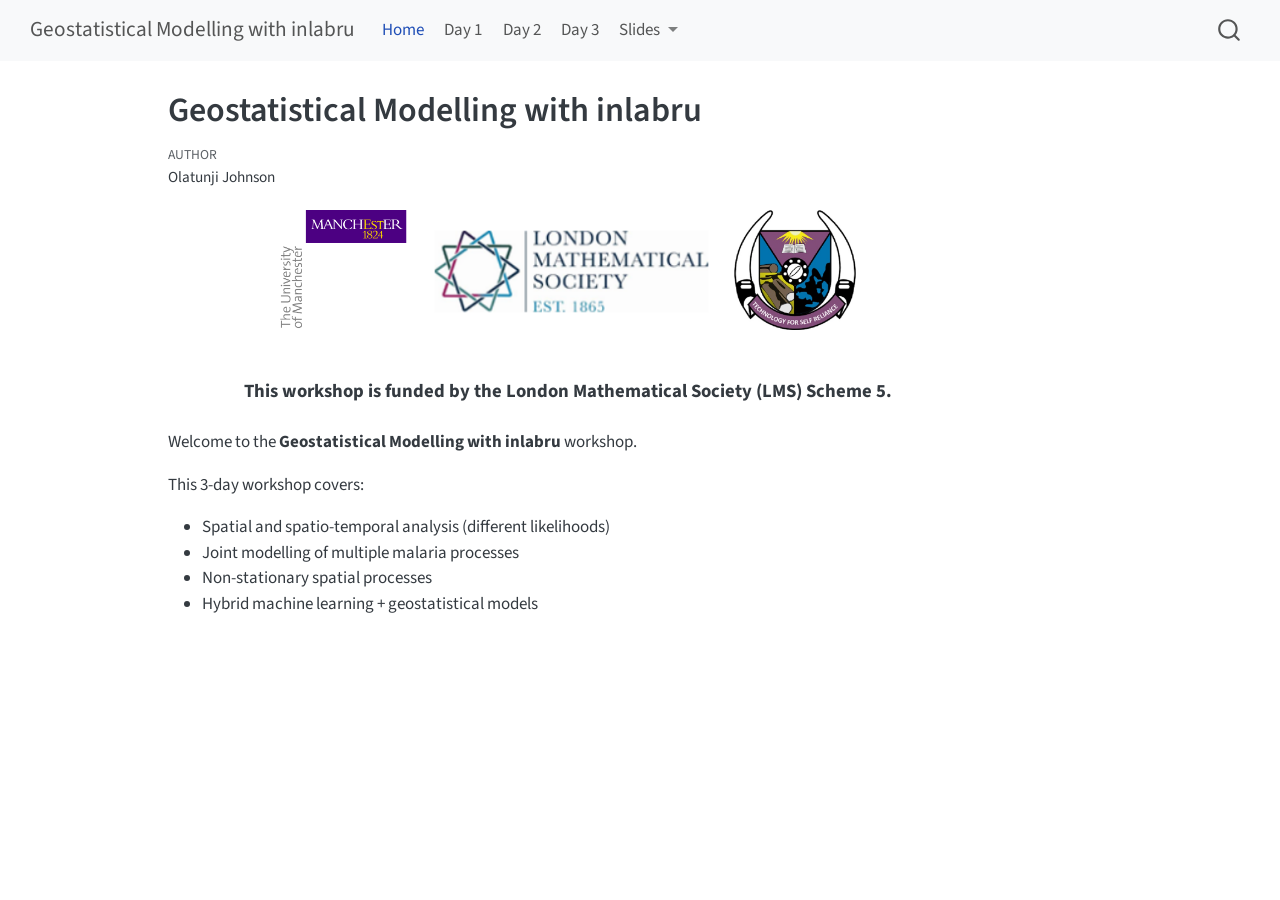
<file: index.html>
<!DOCTYPE html>
<html xmlns="http://www.w3.org/1999/xhtml" lang="en" xml:lang="en"><head>

<meta charset="utf-8">
<meta name="generator" content="quarto-1.6.42">

<meta name="viewport" content="width=device-width, initial-scale=1.0, user-scalable=yes">

<meta name="author" content="Olatunji Johnson">

<title>Geostatistical Modelling with inlabru</title>
<style>
code{white-space: pre-wrap;}
span.smallcaps{font-variant: small-caps;}
div.columns{display: flex; gap: min(4vw, 1.5em);}
div.column{flex: auto; overflow-x: auto;}
div.hanging-indent{margin-left: 1.5em; text-indent: -1.5em;}
ul.task-list{list-style: none;}
ul.task-list li input[type="checkbox"] {
  width: 0.8em;
  margin: 0 0.8em 0.2em -1em; /* quarto-specific, see https://github.com/quarto-dev/quarto-cli/issues/4556 */ 
  vertical-align: middle;
}
</style>


<script src="site_libs/quarto-nav/quarto-nav.js"></script>
<script src="site_libs/quarto-nav/headroom.min.js"></script>
<script src="site_libs/clipboard/clipboard.min.js"></script>
<script src="site_libs/quarto-search/autocomplete.umd.js"></script>
<script src="site_libs/quarto-search/fuse.min.js"></script>
<script src="site_libs/quarto-search/quarto-search.js"></script>
<meta name="quarto:offset" content="./">
<script src="site_libs/quarto-html/quarto.js"></script>
<script src="site_libs/quarto-html/popper.min.js"></script>
<script src="site_libs/quarto-html/tippy.umd.min.js"></script>
<script src="site_libs/quarto-html/anchor.min.js"></script>
<link href="site_libs/quarto-html/tippy.css" rel="stylesheet">
<link href="site_libs/quarto-html/quarto-syntax-highlighting-2f5df379a58b258e96c21c0638c20c03.css" rel="stylesheet" id="quarto-text-highlighting-styles">
<script src="site_libs/bootstrap/bootstrap.min.js"></script>
<link href="site_libs/bootstrap/bootstrap-icons.css" rel="stylesheet">
<link href="site_libs/bootstrap/bootstrap-89d830207bfa9d58fd33e7bbb3174db8.min.css" rel="stylesheet" append-hash="true" id="quarto-bootstrap" data-mode="light">
<script id="quarto-search-options" type="application/json">{
  "location": "navbar",
  "copy-button": false,
  "collapse-after": 3,
  "panel-placement": "end",
  "type": "overlay",
  "limit": 50,
  "keyboard-shortcut": [
    "f",
    "/",
    "s"
  ],
  "show-item-context": false,
  "language": {
    "search-no-results-text": "No results",
    "search-matching-documents-text": "matching documents",
    "search-copy-link-title": "Copy link to search",
    "search-hide-matches-text": "Hide additional matches",
    "search-more-match-text": "more match in this document",
    "search-more-matches-text": "more matches in this document",
    "search-clear-button-title": "Clear",
    "search-text-placeholder": "",
    "search-detached-cancel-button-title": "Cancel",
    "search-submit-button-title": "Submit",
    "search-label": "Search"
  }
}</script>


</head>

<body class="nav-fixed">

<div id="quarto-search-results"></div>
  <header id="quarto-header" class="headroom fixed-top">
    <nav class="navbar navbar-expand-lg " data-bs-theme="dark">
      <div class="navbar-container container-fluid">
      <div class="navbar-brand-container mx-auto">
    <a class="navbar-brand" href="./index.html">
    <span class="navbar-title">Geostatistical Modelling with inlabru</span>
    </a>
  </div>
            <div id="quarto-search" class="" title="Search"></div>
          <button class="navbar-toggler" type="button" data-bs-toggle="collapse" data-bs-target="#navbarCollapse" aria-controls="navbarCollapse" role="menu" aria-expanded="false" aria-label="Toggle navigation" onclick="if (window.quartoToggleHeadroom) { window.quartoToggleHeadroom(); }">
  <span class="navbar-toggler-icon"></span>
</button>
          <div class="collapse navbar-collapse" id="navbarCollapse">
            <ul class="navbar-nav navbar-nav-scroll me-auto">
  <li class="nav-item">
    <a class="nav-link active" href="./index.html" aria-current="page"> 
<span class="menu-text">Home</span></a>
  </li>  
  <li class="nav-item">
    <a class="nav-link" href="./day1_spatial.html"> 
<span class="menu-text">Day 1</span></a>
  </li>  
  <li class="nav-item">
    <a class="nav-link" href="./day2.html"> 
<span class="menu-text">Day 2</span></a>
  </li>  
  <li class="nav-item">
    <a class="nav-link" href="./day3.html"> 
<span class="menu-text">Day 3</span></a>
  </li>  
  <li class="nav-item dropdown ">
    <a class="nav-link dropdown-toggle" href="#" id="nav-menu-slides" role="link" data-bs-toggle="dropdown" aria-expanded="false">
 <span class="menu-text">Slides</span>
    </a>
    <ul class="dropdown-menu" aria-labelledby="nav-menu-slides">    
        <li>
    <a class="dropdown-item" href="./slides/day1_slides.html">
 <span class="dropdown-text">Day 1 slides</span></a>
  </li>  
        <li>
    <a class="dropdown-item" href="./slides/day2_slides.html">
 <span class="dropdown-text">Day 2 slides</span></a>
  </li>  
        <li>
    <a class="dropdown-item" href="./slides/day3_slides.html">
 <span class="dropdown-text">Day 3 slides</span></a>
  </li>  
    </ul>
  </li>
</ul>
          </div> <!-- /navcollapse -->
            <div class="quarto-navbar-tools">
</div>
      </div> <!-- /container-fluid -->
    </nav>
</header>
<!-- content -->
<div id="quarto-content" class="quarto-container page-columns page-rows-contents page-layout-article page-navbar">
<!-- sidebar -->
<!-- margin-sidebar -->
    <div id="quarto-margin-sidebar" class="sidebar margin-sidebar zindex-bottom">
        
    </div>
<!-- main -->
<main class="content" id="quarto-document-content">

<header id="title-block-header" class="quarto-title-block default">
<div class="quarto-title">
<h1 class="title">Geostatistical Modelling with inlabru</h1>
</div>



<div class="quarto-title-meta">

    <div>
    <div class="quarto-title-meta-heading">Author</div>
    <div class="quarto-title-meta-contents">
             <p>Olatunji Johnson </p>
          </div>
  </div>
    
  
    
  </div>
  


</header>


<div style="display: flex; justify-content: center; align-items: center; gap: 0px; margin-top: 20px; margin-bottom: 30px;">
<p><img src="images/uni_logo.png" alt="University Logo" style="height: 120px;"> <img src="images/lms_logo.png" alt="LMS Funder Logo" style="height: 120px;"> <img src="images/futa_logo.png" alt="FUTA Logo" style="height: 120px;"></p>
</div>
<div style="text-align: center; font-size: 1.1em; margin-bottom: 25px;">
<p><strong>This workshop is funded by the London Mathematical Society (LMS) Scheme 5.</strong></p>
</div>
<p>Welcome to the <strong>Geostatistical Modelling with inlabru</strong> workshop.</p>
<p>This 3-day workshop covers:</p>
<ul>
<li>Spatial and spatio-temporal analysis (different likelihoods)</li>
<li>Joint modelling of multiple malaria processes</li>
<li>Non-stationary spatial processes</li>
<li>Hybrid machine learning + geostatistical models</li>
</ul>



</main> <!-- /main -->
<script id="quarto-html-after-body" type="application/javascript">
window.document.addEventListener("DOMContentLoaded", function (event) {
  const toggleBodyColorMode = (bsSheetEl) => {
    const mode = bsSheetEl.getAttribute("data-mode");
    const bodyEl = window.document.querySelector("body");
    if (mode === "dark") {
      bodyEl.classList.add("quarto-dark");
      bodyEl.classList.remove("quarto-light");
    } else {
      bodyEl.classList.add("quarto-light");
      bodyEl.classList.remove("quarto-dark");
    }
  }
  const toggleBodyColorPrimary = () => {
    const bsSheetEl = window.document.querySelector("link#quarto-bootstrap");
    if (bsSheetEl) {
      toggleBodyColorMode(bsSheetEl);
    }
  }
  toggleBodyColorPrimary();  
  const icon = "";
  const anchorJS = new window.AnchorJS();
  anchorJS.options = {
    placement: 'right',
    icon: icon
  };
  anchorJS.add('.anchored');
  const isCodeAnnotation = (el) => {
    for (const clz of el.classList) {
      if (clz.startsWith('code-annotation-')) {                     
        return true;
      }
    }
    return false;
  }
  const onCopySuccess = function(e) {
    // button target
    const button = e.trigger;
    // don't keep focus
    button.blur();
    // flash "checked"
    button.classList.add('code-copy-button-checked');
    var currentTitle = button.getAttribute("title");
    button.setAttribute("title", "Copied!");
    let tooltip;
    if (window.bootstrap) {
      button.setAttribute("data-bs-toggle", "tooltip");
      button.setAttribute("data-bs-placement", "left");
      button.setAttribute("data-bs-title", "Copied!");
      tooltip = new bootstrap.Tooltip(button, 
        { trigger: "manual", 
          customClass: "code-copy-button-tooltip",
          offset: [0, -8]});
      tooltip.show();    
    }
    setTimeout(function() {
      if (tooltip) {
        tooltip.hide();
        button.removeAttribute("data-bs-title");
        button.removeAttribute("data-bs-toggle");
        button.removeAttribute("data-bs-placement");
      }
      button.setAttribute("title", currentTitle);
      button.classList.remove('code-copy-button-checked');
    }, 1000);
    // clear code selection
    e.clearSelection();
  }
  const getTextToCopy = function(trigger) {
      const codeEl = trigger.previousElementSibling.cloneNode(true);
      for (const childEl of codeEl.children) {
        if (isCodeAnnotation(childEl)) {
          childEl.remove();
        }
      }
      return codeEl.innerText;
  }
  const clipboard = new window.ClipboardJS('.code-copy-button:not([data-in-quarto-modal])', {
    text: getTextToCopy
  });
  clipboard.on('success', onCopySuccess);
  if (window.document.getElementById('quarto-embedded-source-code-modal')) {
    const clipboardModal = new window.ClipboardJS('.code-copy-button[data-in-quarto-modal]', {
      text: getTextToCopy,
      container: window.document.getElementById('quarto-embedded-source-code-modal')
    });
    clipboardModal.on('success', onCopySuccess);
  }
    var localhostRegex = new RegExp(/^(?:http|https):\/\/localhost\:?[0-9]*\//);
    var mailtoRegex = new RegExp(/^mailto:/);
      var filterRegex = new RegExp('/' + window.location.host + '/');
    var isInternal = (href) => {
        return filterRegex.test(href) || localhostRegex.test(href) || mailtoRegex.test(href);
    }
    // Inspect non-navigation links and adorn them if external
 	var links = window.document.querySelectorAll('a[href]:not(.nav-link):not(.navbar-brand):not(.toc-action):not(.sidebar-link):not(.sidebar-item-toggle):not(.pagination-link):not(.no-external):not([aria-hidden]):not(.dropdown-item):not(.quarto-navigation-tool):not(.about-link)');
    for (var i=0; i<links.length; i++) {
      const link = links[i];
      if (!isInternal(link.href)) {
        // undo the damage that might have been done by quarto-nav.js in the case of
        // links that we want to consider external
        if (link.dataset.originalHref !== undefined) {
          link.href = link.dataset.originalHref;
        }
      }
    }
  function tippyHover(el, contentFn, onTriggerFn, onUntriggerFn) {
    const config = {
      allowHTML: true,
      maxWidth: 500,
      delay: 100,
      arrow: false,
      appendTo: function(el) {
          return el.parentElement;
      },
      interactive: true,
      interactiveBorder: 10,
      theme: 'quarto',
      placement: 'bottom-start',
    };
    if (contentFn) {
      config.content = contentFn;
    }
    if (onTriggerFn) {
      config.onTrigger = onTriggerFn;
    }
    if (onUntriggerFn) {
      config.onUntrigger = onUntriggerFn;
    }
    window.tippy(el, config); 
  }
  const noterefs = window.document.querySelectorAll('a[role="doc-noteref"]');
  for (var i=0; i<noterefs.length; i++) {
    const ref = noterefs[i];
    tippyHover(ref, function() {
      // use id or data attribute instead here
      let href = ref.getAttribute('data-footnote-href') || ref.getAttribute('href');
      try { href = new URL(href).hash; } catch {}
      const id = href.replace(/^#\/?/, "");
      const note = window.document.getElementById(id);
      if (note) {
        return note.innerHTML;
      } else {
        return "";
      }
    });
  }
  const xrefs = window.document.querySelectorAll('a.quarto-xref');
  const processXRef = (id, note) => {
    // Strip column container classes
    const stripColumnClz = (el) => {
      el.classList.remove("page-full", "page-columns");
      if (el.children) {
        for (const child of el.children) {
          stripColumnClz(child);
        }
      }
    }
    stripColumnClz(note)
    if (id === null || id.startsWith('sec-')) {
      // Special case sections, only their first couple elements
      const container = document.createElement("div");
      if (note.children && note.children.length > 2) {
        container.appendChild(note.children[0].cloneNode(true));
        for (let i = 1; i < note.children.length; i++) {
          const child = note.children[i];
          if (child.tagName === "P" && child.innerText === "") {
            continue;
          } else {
            container.appendChild(child.cloneNode(true));
            break;
          }
        }
        if (window.Quarto?.typesetMath) {
          window.Quarto.typesetMath(container);
        }
        return container.innerHTML
      } else {
        if (window.Quarto?.typesetMath) {
          window.Quarto.typesetMath(note);
        }
        return note.innerHTML;
      }
    } else {
      // Remove any anchor links if they are present
      const anchorLink = note.querySelector('a.anchorjs-link');
      if (anchorLink) {
        anchorLink.remove();
      }
      if (window.Quarto?.typesetMath) {
        window.Quarto.typesetMath(note);
      }
      if (note.classList.contains("callout")) {
        return note.outerHTML;
      } else {
        return note.innerHTML;
      }
    }
  }
  for (var i=0; i<xrefs.length; i++) {
    const xref = xrefs[i];
    tippyHover(xref, undefined, function(instance) {
      instance.disable();
      let url = xref.getAttribute('href');
      let hash = undefined; 
      if (url.startsWith('#')) {
        hash = url;
      } else {
        try { hash = new URL(url).hash; } catch {}
      }
      if (hash) {
        const id = hash.replace(/^#\/?/, "");
        const note = window.document.getElementById(id);
        if (note !== null) {
          try {
            const html = processXRef(id, note.cloneNode(true));
            instance.setContent(html);
          } finally {
            instance.enable();
            instance.show();
          }
        } else {
          // See if we can fetch this
          fetch(url.split('#')[0])
          .then(res => res.text())
          .then(html => {
            const parser = new DOMParser();
            const htmlDoc = parser.parseFromString(html, "text/html");
            const note = htmlDoc.getElementById(id);
            if (note !== null) {
              const html = processXRef(id, note);
              instance.setContent(html);
            } 
          }).finally(() => {
            instance.enable();
            instance.show();
          });
        }
      } else {
        // See if we can fetch a full url (with no hash to target)
        // This is a special case and we should probably do some content thinning / targeting
        fetch(url)
        .then(res => res.text())
        .then(html => {
          const parser = new DOMParser();
          const htmlDoc = parser.parseFromString(html, "text/html");
          const note = htmlDoc.querySelector('main.content');
          if (note !== null) {
            // This should only happen for chapter cross references
            // (since there is no id in the URL)
            // remove the first header
            if (note.children.length > 0 && note.children[0].tagName === "HEADER") {
              note.children[0].remove();
            }
            const html = processXRef(null, note);
            instance.setContent(html);
          } 
        }).finally(() => {
          instance.enable();
          instance.show();
        });
      }
    }, function(instance) {
    });
  }
      let selectedAnnoteEl;
      const selectorForAnnotation = ( cell, annotation) => {
        let cellAttr = 'data-code-cell="' + cell + '"';
        let lineAttr = 'data-code-annotation="' +  annotation + '"';
        const selector = 'span[' + cellAttr + '][' + lineAttr + ']';
        return selector;
      }
      const selectCodeLines = (annoteEl) => {
        const doc = window.document;
        const targetCell = annoteEl.getAttribute("data-target-cell");
        const targetAnnotation = annoteEl.getAttribute("data-target-annotation");
        const annoteSpan = window.document.querySelector(selectorForAnnotation(targetCell, targetAnnotation));
        const lines = annoteSpan.getAttribute("data-code-lines").split(",");
        const lineIds = lines.map((line) => {
          return targetCell + "-" + line;
        })
        let top = null;
        let height = null;
        let parent = null;
        if (lineIds.length > 0) {
            //compute the position of the single el (top and bottom and make a div)
            const el = window.document.getElementById(lineIds[0]);
            top = el.offsetTop;
            height = el.offsetHeight;
            parent = el.parentElement.parentElement;
          if (lineIds.length > 1) {
            const lastEl = window.document.getElementById(lineIds[lineIds.length - 1]);
            const bottom = lastEl.offsetTop + lastEl.offsetHeight;
            height = bottom - top;
          }
          if (top !== null && height !== null && parent !== null) {
            // cook up a div (if necessary) and position it 
            let div = window.document.getElementById("code-annotation-line-highlight");
            if (div === null) {
              div = window.document.createElement("div");
              div.setAttribute("id", "code-annotation-line-highlight");
              div.style.position = 'absolute';
              parent.appendChild(div);
            }
            div.style.top = top - 2 + "px";
            div.style.height = height + 4 + "px";
            div.style.left = 0;
            let gutterDiv = window.document.getElementById("code-annotation-line-highlight-gutter");
            if (gutterDiv === null) {
              gutterDiv = window.document.createElement("div");
              gutterDiv.setAttribute("id", "code-annotation-line-highlight-gutter");
              gutterDiv.style.position = 'absolute';
              const codeCell = window.document.getElementById(targetCell);
              const gutter = codeCell.querySelector('.code-annotation-gutter');
              gutter.appendChild(gutterDiv);
            }
            gutterDiv.style.top = top - 2 + "px";
            gutterDiv.style.height = height + 4 + "px";
          }
          selectedAnnoteEl = annoteEl;
        }
      };
      const unselectCodeLines = () => {
        const elementsIds = ["code-annotation-line-highlight", "code-annotation-line-highlight-gutter"];
        elementsIds.forEach((elId) => {
          const div = window.document.getElementById(elId);
          if (div) {
            div.remove();
          }
        });
        selectedAnnoteEl = undefined;
      };
        // Handle positioning of the toggle
    window.addEventListener(
      "resize",
      throttle(() => {
        elRect = undefined;
        if (selectedAnnoteEl) {
          selectCodeLines(selectedAnnoteEl);
        }
      }, 10)
    );
    function throttle(fn, ms) {
    let throttle = false;
    let timer;
      return (...args) => {
        if(!throttle) { // first call gets through
            fn.apply(this, args);
            throttle = true;
        } else { // all the others get throttled
            if(timer) clearTimeout(timer); // cancel #2
            timer = setTimeout(() => {
              fn.apply(this, args);
              timer = throttle = false;
            }, ms);
        }
      };
    }
      // Attach click handler to the DT
      const annoteDls = window.document.querySelectorAll('dt[data-target-cell]');
      for (const annoteDlNode of annoteDls) {
        annoteDlNode.addEventListener('click', (event) => {
          const clickedEl = event.target;
          if (clickedEl !== selectedAnnoteEl) {
            unselectCodeLines();
            const activeEl = window.document.querySelector('dt[data-target-cell].code-annotation-active');
            if (activeEl) {
              activeEl.classList.remove('code-annotation-active');
            }
            selectCodeLines(clickedEl);
            clickedEl.classList.add('code-annotation-active');
          } else {
            // Unselect the line
            unselectCodeLines();
            clickedEl.classList.remove('code-annotation-active');
          }
        });
      }
  const findCites = (el) => {
    const parentEl = el.parentElement;
    if (parentEl) {
      const cites = parentEl.dataset.cites;
      if (cites) {
        return {
          el,
          cites: cites.split(' ')
        };
      } else {
        return findCites(el.parentElement)
      }
    } else {
      return undefined;
    }
  };
  var bibliorefs = window.document.querySelectorAll('a[role="doc-biblioref"]');
  for (var i=0; i<bibliorefs.length; i++) {
    const ref = bibliorefs[i];
    const citeInfo = findCites(ref);
    if (citeInfo) {
      tippyHover(citeInfo.el, function() {
        var popup = window.document.createElement('div');
        citeInfo.cites.forEach(function(cite) {
          var citeDiv = window.document.createElement('div');
          citeDiv.classList.add('hanging-indent');
          citeDiv.classList.add('csl-entry');
          var biblioDiv = window.document.getElementById('ref-' + cite);
          if (biblioDiv) {
            citeDiv.innerHTML = biblioDiv.innerHTML;
          }
          popup.appendChild(citeDiv);
        });
        return popup.innerHTML;
      });
    }
  }
});
</script>
</div> <!-- /content -->




</body></html>
</file>
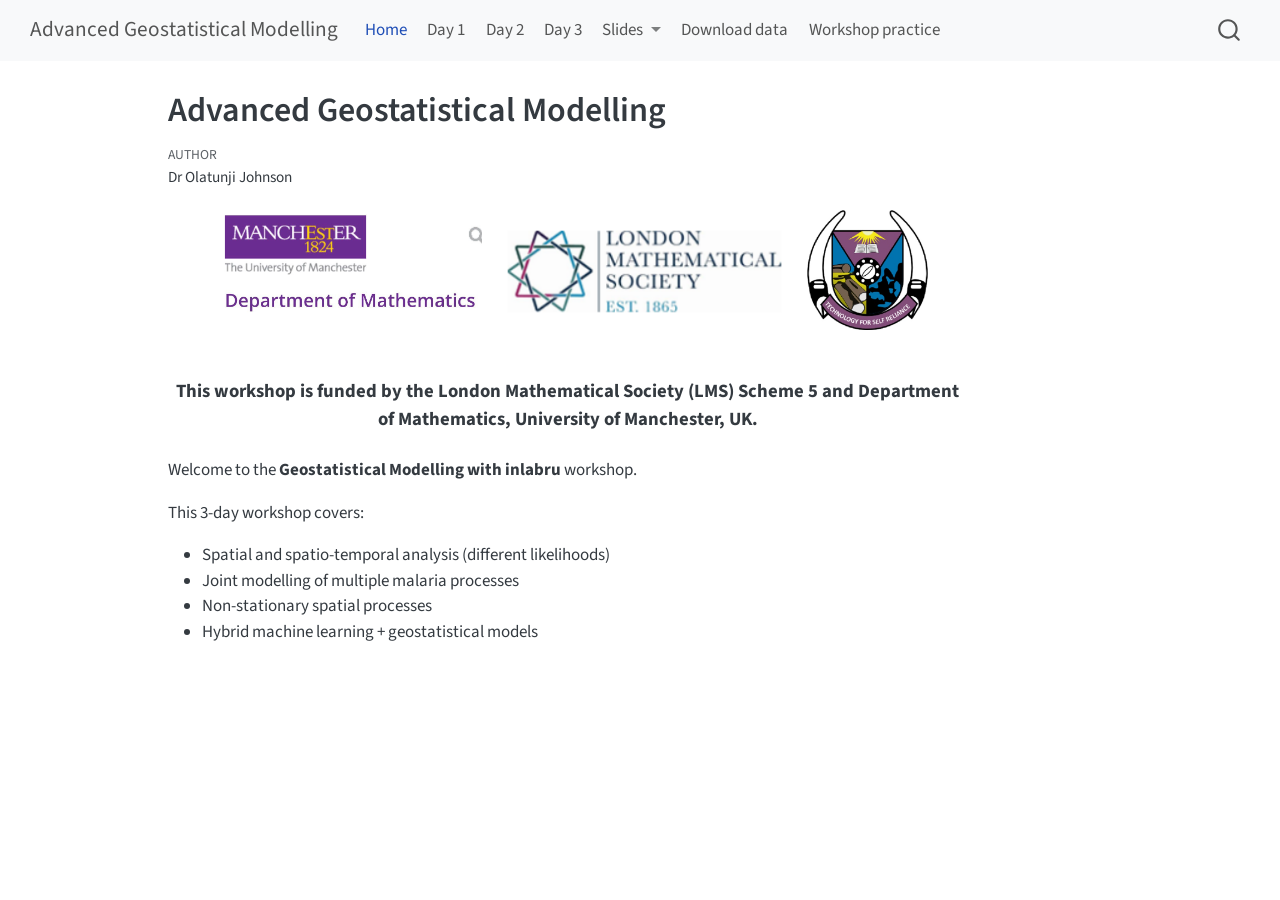
<file: docs/index.html>
<!DOCTYPE html>
<html xmlns="http://www.w3.org/1999/xhtml" lang="en" xml:lang="en"><head>

<meta charset="utf-8">
<meta name="generator" content="quarto-1.6.42">

<meta name="viewport" content="width=device-width, initial-scale=1.0, user-scalable=yes">

<meta name="author" content="Dr Olatunji Johnson">

<title>Advanced Geostatistical Modelling</title>
<style>
code{white-space: pre-wrap;}
span.smallcaps{font-variant: small-caps;}
div.columns{display: flex; gap: min(4vw, 1.5em);}
div.column{flex: auto; overflow-x: auto;}
div.hanging-indent{margin-left: 1.5em; text-indent: -1.5em;}
ul.task-list{list-style: none;}
ul.task-list li input[type="checkbox"] {
  width: 0.8em;
  margin: 0 0.8em 0.2em -1em; /* quarto-specific, see https://github.com/quarto-dev/quarto-cli/issues/4556 */ 
  vertical-align: middle;
}
</style>


<script src="site_libs/quarto-nav/quarto-nav.js"></script>
<script src="site_libs/quarto-nav/headroom.min.js"></script>
<script src="site_libs/clipboard/clipboard.min.js"></script>
<script src="site_libs/quarto-search/autocomplete.umd.js"></script>
<script src="site_libs/quarto-search/fuse.min.js"></script>
<script src="site_libs/quarto-search/quarto-search.js"></script>
<meta name="quarto:offset" content="./">
<script src="site_libs/quarto-html/quarto.js"></script>
<script src="site_libs/quarto-html/popper.min.js"></script>
<script src="site_libs/quarto-html/tippy.umd.min.js"></script>
<script src="site_libs/quarto-html/anchor.min.js"></script>
<link href="site_libs/quarto-html/tippy.css" rel="stylesheet">
<link href="site_libs/quarto-html/quarto-syntax-highlighting-2f5df379a58b258e96c21c0638c20c03.css" rel="stylesheet" id="quarto-text-highlighting-styles">
<script src="site_libs/bootstrap/bootstrap.min.js"></script>
<link href="site_libs/bootstrap/bootstrap-icons.css" rel="stylesheet">
<link href="site_libs/bootstrap/bootstrap-89d830207bfa9d58fd33e7bbb3174db8.min.css" rel="stylesheet" append-hash="true" id="quarto-bootstrap" data-mode="light">
<script id="quarto-search-options" type="application/json">{
  "location": "navbar",
  "copy-button": false,
  "collapse-after": 3,
  "panel-placement": "end",
  "type": "overlay",
  "limit": 50,
  "keyboard-shortcut": [
    "f",
    "/",
    "s"
  ],
  "show-item-context": false,
  "language": {
    "search-no-results-text": "No results",
    "search-matching-documents-text": "matching documents",
    "search-copy-link-title": "Copy link to search",
    "search-hide-matches-text": "Hide additional matches",
    "search-more-match-text": "more match in this document",
    "search-more-matches-text": "more matches in this document",
    "search-clear-button-title": "Clear",
    "search-text-placeholder": "",
    "search-detached-cancel-button-title": "Cancel",
    "search-submit-button-title": "Submit",
    "search-label": "Search"
  }
}</script>


</head>

<body class="nav-fixed">

<div id="quarto-search-results"></div>
  <header id="quarto-header" class="headroom fixed-top">
    <nav class="navbar navbar-expand-lg " data-bs-theme="dark">
      <div class="navbar-container container-fluid">
      <div class="navbar-brand-container mx-auto">
    <a class="navbar-brand" href="./index.html">
    <span class="navbar-title">Advanced Geostatistical Modelling</span>
    </a>
  </div>
            <div id="quarto-search" class="" title="Search"></div>
          <button class="navbar-toggler" type="button" data-bs-toggle="collapse" data-bs-target="#navbarCollapse" aria-controls="navbarCollapse" role="menu" aria-expanded="false" aria-label="Toggle navigation" onclick="if (window.quartoToggleHeadroom) { window.quartoToggleHeadroom(); }">
  <span class="navbar-toggler-icon"></span>
</button>
          <div class="collapse navbar-collapse" id="navbarCollapse">
            <ul class="navbar-nav navbar-nav-scroll me-auto">
  <li class="nav-item">
    <a class="nav-link active" href="./index.html" aria-current="page"> 
<span class="menu-text">Home</span></a>
  </li>  
  <li class="nav-item">
    <a class="nav-link" href="./day1.html"> 
<span class="menu-text">Day 1</span></a>
  </li>  
  <li class="nav-item">
    <a class="nav-link" href="./day2.html"> 
<span class="menu-text">Day 2</span></a>
  </li>  
  <li class="nav-item">
    <a class="nav-link" href="./day3.html"> 
<span class="menu-text">Day 3</span></a>
  </li>  
  <li class="nav-item dropdown ">
    <a class="nav-link dropdown-toggle" href="#" id="nav-menu-slides" role="link" data-bs-toggle="dropdown" aria-expanded="false">
 <span class="menu-text">Slides</span>
    </a>
    <ul class="dropdown-menu" aria-labelledby="nav-menu-slides">    
        <li>
    <a class="dropdown-item" href="./slides/day1_slides.html">
 <span class="dropdown-text">Day 1 slides</span></a>
  </li>  
        <li>
    <a class="dropdown-item" href="./slides/day2_slides.html">
 <span class="dropdown-text">Day 2 slides</span></a>
  </li>  
        <li>
    <a class="dropdown-item" href="./slides/day3_slides.html">
 <span class="dropdown-text">Day 3 slides</span></a>
  </li>  
    </ul>
  </li>
  <li class="nav-item">
    <a class="nav-link" href="./data.zip"> 
<span class="menu-text">Download data</span></a>
  </li>  
  <li class="nav-item">
    <a class="nav-link" href="./practice_ex.html"> 
<span class="menu-text">Workshop practice</span></a>
  </li>  
</ul>
          </div> <!-- /navcollapse -->
            <div class="quarto-navbar-tools">
</div>
      </div> <!-- /container-fluid -->
    </nav>
</header>
<!-- content -->
<div id="quarto-content" class="quarto-container page-columns page-rows-contents page-layout-article page-navbar">
<!-- sidebar -->
<!-- margin-sidebar -->
    <div id="quarto-margin-sidebar" class="sidebar margin-sidebar zindex-bottom">
        
    </div>
<!-- main -->
<main class="content" id="quarto-document-content">

<header id="title-block-header" class="quarto-title-block default">
<div class="quarto-title">
<h1 class="title">Advanced Geostatistical Modelling</h1>
</div>



<div class="quarto-title-meta">

    <div>
    <div class="quarto-title-meta-heading">Author</div>
    <div class="quarto-title-meta-contents">
             <p>Dr Olatunji Johnson </p>
          </div>
  </div>
    
  
    
  </div>
  


</header>


<div style="display: flex; justify-content: center; align-items: center; gap: 0px; margin-top: 20px; margin-bottom: 30px;">
<p><img src="images/uom_maths.jpeg" alt="University Logo" style="height: 120px;"> <img src="images/lms_logo.png" alt="LMS Funder Logo" style="height: 120px;"> <img src="images/futa_logo.png" alt="FUTA Logo" style="height: 120px;"></p>
</div>
<div style="text-align: center; font-size: 1.1em; margin-bottom: 25px;">
<p><strong>This workshop is funded by the London Mathematical Society (LMS) Scheme 5 and Department of Mathematics, University of Manchester, UK.</strong></p>
</div>
<p>Welcome to the <strong>Geostatistical Modelling with inlabru</strong> workshop.</p>
<p>This 3-day workshop covers:</p>
<ul>
<li>Spatial and spatio-temporal analysis (different likelihoods)</li>
<li>Joint modelling of multiple malaria processes</li>
<li>Non-stationary spatial processes</li>
<li>Hybrid machine learning + geostatistical models</li>
</ul>



</main> <!-- /main -->
<script id="quarto-html-after-body" type="application/javascript">
window.document.addEventListener("DOMContentLoaded", function (event) {
  const toggleBodyColorMode = (bsSheetEl) => {
    const mode = bsSheetEl.getAttribute("data-mode");
    const bodyEl = window.document.querySelector("body");
    if (mode === "dark") {
      bodyEl.classList.add("quarto-dark");
      bodyEl.classList.remove("quarto-light");
    } else {
      bodyEl.classList.add("quarto-light");
      bodyEl.classList.remove("quarto-dark");
    }
  }
  const toggleBodyColorPrimary = () => {
    const bsSheetEl = window.document.querySelector("link#quarto-bootstrap");
    if (bsSheetEl) {
      toggleBodyColorMode(bsSheetEl);
    }
  }
  toggleBodyColorPrimary();  
  const icon = "";
  const anchorJS = new window.AnchorJS();
  anchorJS.options = {
    placement: 'right',
    icon: icon
  };
  anchorJS.add('.anchored');
  const isCodeAnnotation = (el) => {
    for (const clz of el.classList) {
      if (clz.startsWith('code-annotation-')) {                     
        return true;
      }
    }
    return false;
  }
  const onCopySuccess = function(e) {
    // button target
    const button = e.trigger;
    // don't keep focus
    button.blur();
    // flash "checked"
    button.classList.add('code-copy-button-checked');
    var currentTitle = button.getAttribute("title");
    button.setAttribute("title", "Copied!");
    let tooltip;
    if (window.bootstrap) {
      button.setAttribute("data-bs-toggle", "tooltip");
      button.setAttribute("data-bs-placement", "left");
      button.setAttribute("data-bs-title", "Copied!");
      tooltip = new bootstrap.Tooltip(button, 
        { trigger: "manual", 
          customClass: "code-copy-button-tooltip",
          offset: [0, -8]});
      tooltip.show();    
    }
    setTimeout(function() {
      if (tooltip) {
        tooltip.hide();
        button.removeAttribute("data-bs-title");
        button.removeAttribute("data-bs-toggle");
        button.removeAttribute("data-bs-placement");
      }
      button.setAttribute("title", currentTitle);
      button.classList.remove('code-copy-button-checked');
    }, 1000);
    // clear code selection
    e.clearSelection();
  }
  const getTextToCopy = function(trigger) {
      const codeEl = trigger.previousElementSibling.cloneNode(true);
      for (const childEl of codeEl.children) {
        if (isCodeAnnotation(childEl)) {
          childEl.remove();
        }
      }
      return codeEl.innerText;
  }
  const clipboard = new window.ClipboardJS('.code-copy-button:not([data-in-quarto-modal])', {
    text: getTextToCopy
  });
  clipboard.on('success', onCopySuccess);
  if (window.document.getElementById('quarto-embedded-source-code-modal')) {
    const clipboardModal = new window.ClipboardJS('.code-copy-button[data-in-quarto-modal]', {
      text: getTextToCopy,
      container: window.document.getElementById('quarto-embedded-source-code-modal')
    });
    clipboardModal.on('success', onCopySuccess);
  }
    var localhostRegex = new RegExp(/^(?:http|https):\/\/localhost\:?[0-9]*\//);
    var mailtoRegex = new RegExp(/^mailto:/);
      var filterRegex = new RegExp('/' + window.location.host + '/');
    var isInternal = (href) => {
        return filterRegex.test(href) || localhostRegex.test(href) || mailtoRegex.test(href);
    }
    // Inspect non-navigation links and adorn them if external
 	var links = window.document.querySelectorAll('a[href]:not(.nav-link):not(.navbar-brand):not(.toc-action):not(.sidebar-link):not(.sidebar-item-toggle):not(.pagination-link):not(.no-external):not([aria-hidden]):not(.dropdown-item):not(.quarto-navigation-tool):not(.about-link)');
    for (var i=0; i<links.length; i++) {
      const link = links[i];
      if (!isInternal(link.href)) {
        // undo the damage that might have been done by quarto-nav.js in the case of
        // links that we want to consider external
        if (link.dataset.originalHref !== undefined) {
          link.href = link.dataset.originalHref;
        }
      }
    }
  function tippyHover(el, contentFn, onTriggerFn, onUntriggerFn) {
    const config = {
      allowHTML: true,
      maxWidth: 500,
      delay: 100,
      arrow: false,
      appendTo: function(el) {
          return el.parentElement;
      },
      interactive: true,
      interactiveBorder: 10,
      theme: 'quarto',
      placement: 'bottom-start',
    };
    if (contentFn) {
      config.content = contentFn;
    }
    if (onTriggerFn) {
      config.onTrigger = onTriggerFn;
    }
    if (onUntriggerFn) {
      config.onUntrigger = onUntriggerFn;
    }
    window.tippy(el, config); 
  }
  const noterefs = window.document.querySelectorAll('a[role="doc-noteref"]');
  for (var i=0; i<noterefs.length; i++) {
    const ref = noterefs[i];
    tippyHover(ref, function() {
      // use id or data attribute instead here
      let href = ref.getAttribute('data-footnote-href') || ref.getAttribute('href');
      try { href = new URL(href).hash; } catch {}
      const id = href.replace(/^#\/?/, "");
      const note = window.document.getElementById(id);
      if (note) {
        return note.innerHTML;
      } else {
        return "";
      }
    });
  }
  const xrefs = window.document.querySelectorAll('a.quarto-xref');
  const processXRef = (id, note) => {
    // Strip column container classes
    const stripColumnClz = (el) => {
      el.classList.remove("page-full", "page-columns");
      if (el.children) {
        for (const child of el.children) {
          stripColumnClz(child);
        }
      }
    }
    stripColumnClz(note)
    if (id === null || id.startsWith('sec-')) {
      // Special case sections, only their first couple elements
      const container = document.createElement("div");
      if (note.children && note.children.length > 2) {
        container.appendChild(note.children[0].cloneNode(true));
        for (let i = 1; i < note.children.length; i++) {
          const child = note.children[i];
          if (child.tagName === "P" && child.innerText === "") {
            continue;
          } else {
            container.appendChild(child.cloneNode(true));
            break;
          }
        }
        if (window.Quarto?.typesetMath) {
          window.Quarto.typesetMath(container);
        }
        return container.innerHTML
      } else {
        if (window.Quarto?.typesetMath) {
          window.Quarto.typesetMath(note);
        }
        return note.innerHTML;
      }
    } else {
      // Remove any anchor links if they are present
      const anchorLink = note.querySelector('a.anchorjs-link');
      if (anchorLink) {
        anchorLink.remove();
      }
      if (window.Quarto?.typesetMath) {
        window.Quarto.typesetMath(note);
      }
      if (note.classList.contains("callout")) {
        return note.outerHTML;
      } else {
        return note.innerHTML;
      }
    }
  }
  for (var i=0; i<xrefs.length; i++) {
    const xref = xrefs[i];
    tippyHover(xref, undefined, function(instance) {
      instance.disable();
      let url = xref.getAttribute('href');
      let hash = undefined; 
      if (url.startsWith('#')) {
        hash = url;
      } else {
        try { hash = new URL(url).hash; } catch {}
      }
      if (hash) {
        const id = hash.replace(/^#\/?/, "");
        const note = window.document.getElementById(id);
        if (note !== null) {
          try {
            const html = processXRef(id, note.cloneNode(true));
            instance.setContent(html);
          } finally {
            instance.enable();
            instance.show();
          }
        } else {
          // See if we can fetch this
          fetch(url.split('#')[0])
          .then(res => res.text())
          .then(html => {
            const parser = new DOMParser();
            const htmlDoc = parser.parseFromString(html, "text/html");
            const note = htmlDoc.getElementById(id);
            if (note !== null) {
              const html = processXRef(id, note);
              instance.setContent(html);
            } 
          }).finally(() => {
            instance.enable();
            instance.show();
          });
        }
      } else {
        // See if we can fetch a full url (with no hash to target)
        // This is a special case and we should probably do some content thinning / targeting
        fetch(url)
        .then(res => res.text())
        .then(html => {
          const parser = new DOMParser();
          const htmlDoc = parser.parseFromString(html, "text/html");
          const note = htmlDoc.querySelector('main.content');
          if (note !== null) {
            // This should only happen for chapter cross references
            // (since there is no id in the URL)
            // remove the first header
            if (note.children.length > 0 && note.children[0].tagName === "HEADER") {
              note.children[0].remove();
            }
            const html = processXRef(null, note);
            instance.setContent(html);
          } 
        }).finally(() => {
          instance.enable();
          instance.show();
        });
      }
    }, function(instance) {
    });
  }
      let selectedAnnoteEl;
      const selectorForAnnotation = ( cell, annotation) => {
        let cellAttr = 'data-code-cell="' + cell + '"';
        let lineAttr = 'data-code-annotation="' +  annotation + '"';
        const selector = 'span[' + cellAttr + '][' + lineAttr + ']';
        return selector;
      }
      const selectCodeLines = (annoteEl) => {
        const doc = window.document;
        const targetCell = annoteEl.getAttribute("data-target-cell");
        const targetAnnotation = annoteEl.getAttribute("data-target-annotation");
        const annoteSpan = window.document.querySelector(selectorForAnnotation(targetCell, targetAnnotation));
        const lines = annoteSpan.getAttribute("data-code-lines").split(",");
        const lineIds = lines.map((line) => {
          return targetCell + "-" + line;
        })
        let top = null;
        let height = null;
        let parent = null;
        if (lineIds.length > 0) {
            //compute the position of the single el (top and bottom and make a div)
            const el = window.document.getElementById(lineIds[0]);
            top = el.offsetTop;
            height = el.offsetHeight;
            parent = el.parentElement.parentElement;
          if (lineIds.length > 1) {
            const lastEl = window.document.getElementById(lineIds[lineIds.length - 1]);
            const bottom = lastEl.offsetTop + lastEl.offsetHeight;
            height = bottom - top;
          }
          if (top !== null && height !== null && parent !== null) {
            // cook up a div (if necessary) and position it 
            let div = window.document.getElementById("code-annotation-line-highlight");
            if (div === null) {
              div = window.document.createElement("div");
              div.setAttribute("id", "code-annotation-line-highlight");
              div.style.position = 'absolute';
              parent.appendChild(div);
            }
            div.style.top = top - 2 + "px";
            div.style.height = height + 4 + "px";
            div.style.left = 0;
            let gutterDiv = window.document.getElementById("code-annotation-line-highlight-gutter");
            if (gutterDiv === null) {
              gutterDiv = window.document.createElement("div");
              gutterDiv.setAttribute("id", "code-annotation-line-highlight-gutter");
              gutterDiv.style.position = 'absolute';
              const codeCell = window.document.getElementById(targetCell);
              const gutter = codeCell.querySelector('.code-annotation-gutter');
              gutter.appendChild(gutterDiv);
            }
            gutterDiv.style.top = top - 2 + "px";
            gutterDiv.style.height = height + 4 + "px";
          }
          selectedAnnoteEl = annoteEl;
        }
      };
      const unselectCodeLines = () => {
        const elementsIds = ["code-annotation-line-highlight", "code-annotation-line-highlight-gutter"];
        elementsIds.forEach((elId) => {
          const div = window.document.getElementById(elId);
          if (div) {
            div.remove();
          }
        });
        selectedAnnoteEl = undefined;
      };
        // Handle positioning of the toggle
    window.addEventListener(
      "resize",
      throttle(() => {
        elRect = undefined;
        if (selectedAnnoteEl) {
          selectCodeLines(selectedAnnoteEl);
        }
      }, 10)
    );
    function throttle(fn, ms) {
    let throttle = false;
    let timer;
      return (...args) => {
        if(!throttle) { // first call gets through
            fn.apply(this, args);
            throttle = true;
        } else { // all the others get throttled
            if(timer) clearTimeout(timer); // cancel #2
            timer = setTimeout(() => {
              fn.apply(this, args);
              timer = throttle = false;
            }, ms);
        }
      };
    }
      // Attach click handler to the DT
      const annoteDls = window.document.querySelectorAll('dt[data-target-cell]');
      for (const annoteDlNode of annoteDls) {
        annoteDlNode.addEventListener('click', (event) => {
          const clickedEl = event.target;
          if (clickedEl !== selectedAnnoteEl) {
            unselectCodeLines();
            const activeEl = window.document.querySelector('dt[data-target-cell].code-annotation-active');
            if (activeEl) {
              activeEl.classList.remove('code-annotation-active');
            }
            selectCodeLines(clickedEl);
            clickedEl.classList.add('code-annotation-active');
          } else {
            // Unselect the line
            unselectCodeLines();
            clickedEl.classList.remove('code-annotation-active');
          }
        });
      }
  const findCites = (el) => {
    const parentEl = el.parentElement;
    if (parentEl) {
      const cites = parentEl.dataset.cites;
      if (cites) {
        return {
          el,
          cites: cites.split(' ')
        };
      } else {
        return findCites(el.parentElement)
      }
    } else {
      return undefined;
    }
  };
  var bibliorefs = window.document.querySelectorAll('a[role="doc-biblioref"]');
  for (var i=0; i<bibliorefs.length; i++) {
    const ref = bibliorefs[i];
    const citeInfo = findCites(ref);
    if (citeInfo) {
      tippyHover(citeInfo.el, function() {
        var popup = window.document.createElement('div');
        citeInfo.cites.forEach(function(cite) {
          var citeDiv = window.document.createElement('div');
          citeDiv.classList.add('hanging-indent');
          citeDiv.classList.add('csl-entry');
          var biblioDiv = window.document.getElementById('ref-' + cite);
          if (biblioDiv) {
            citeDiv.innerHTML = biblioDiv.innerHTML;
          }
          popup.appendChild(citeDiv);
        });
        return popup.innerHTML;
      });
    }
  }
});
</script>
</div> <!-- /content -->




</body></html>
</file>
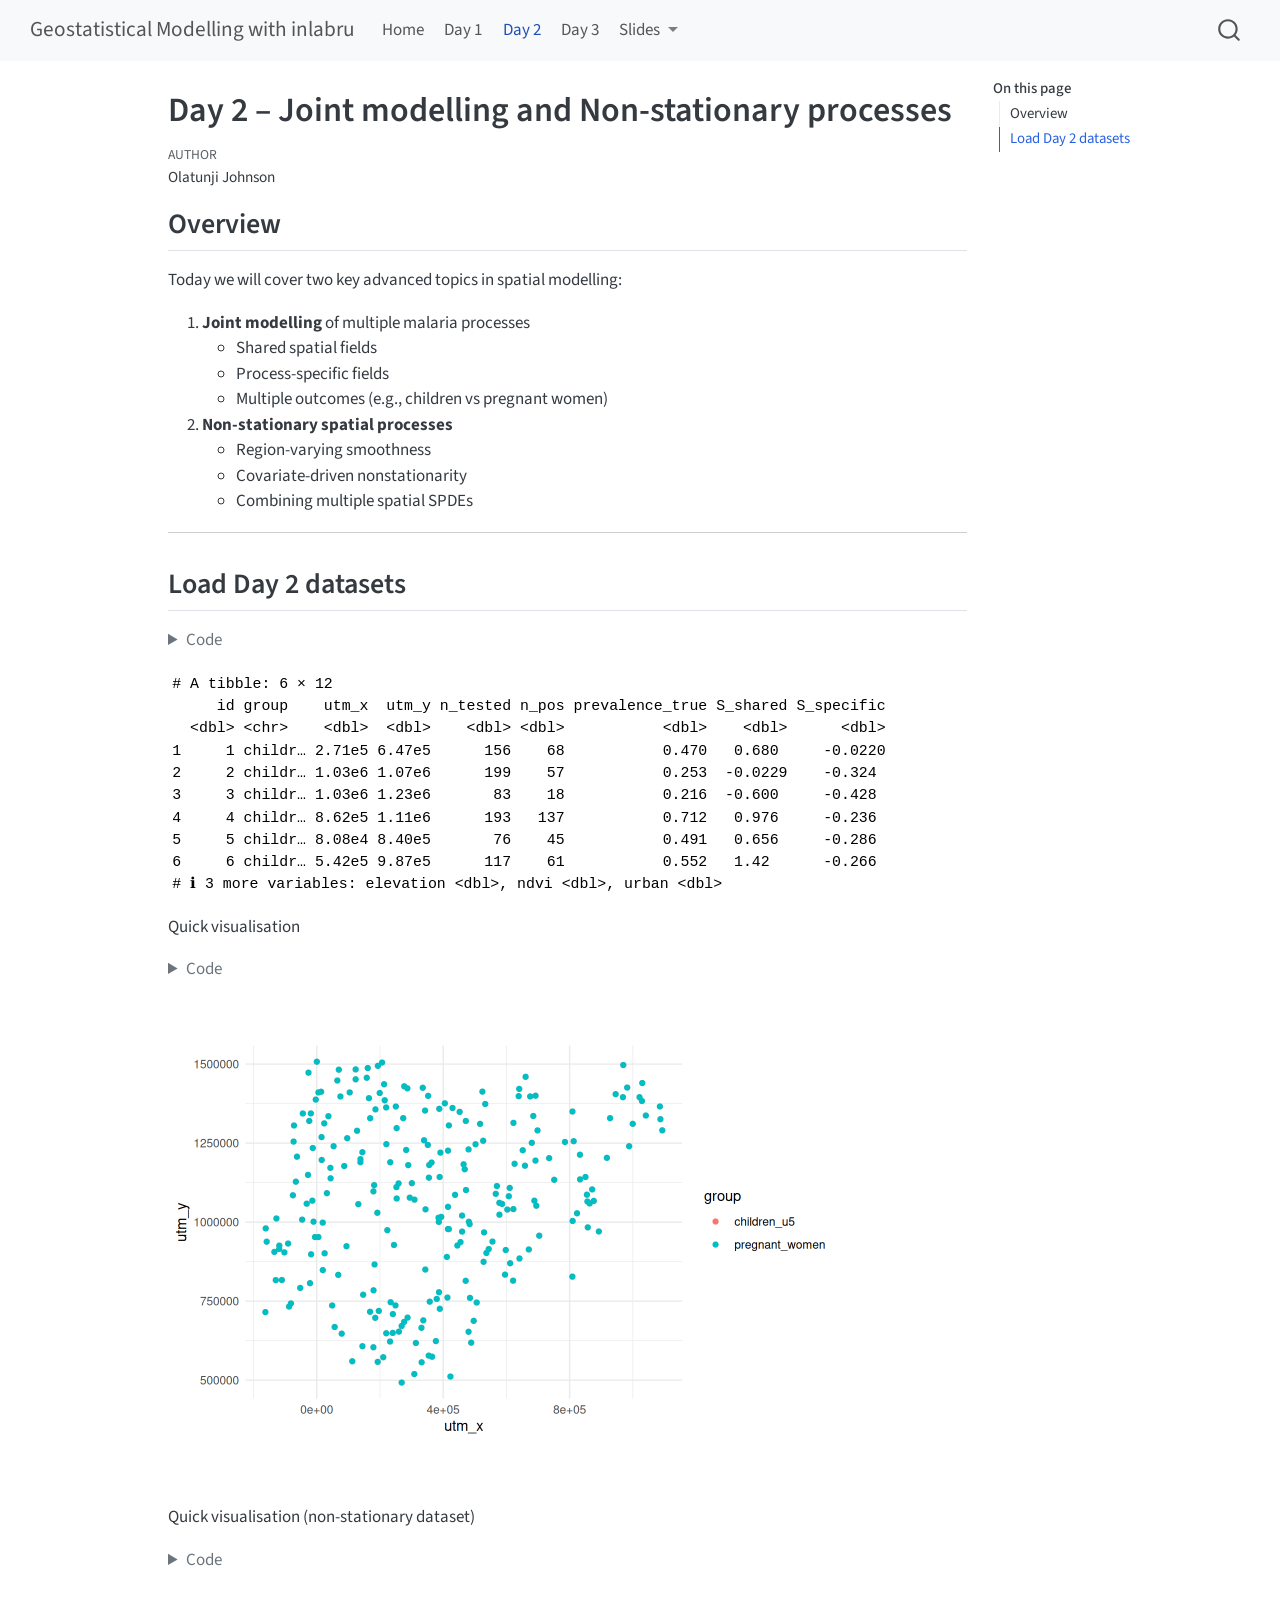
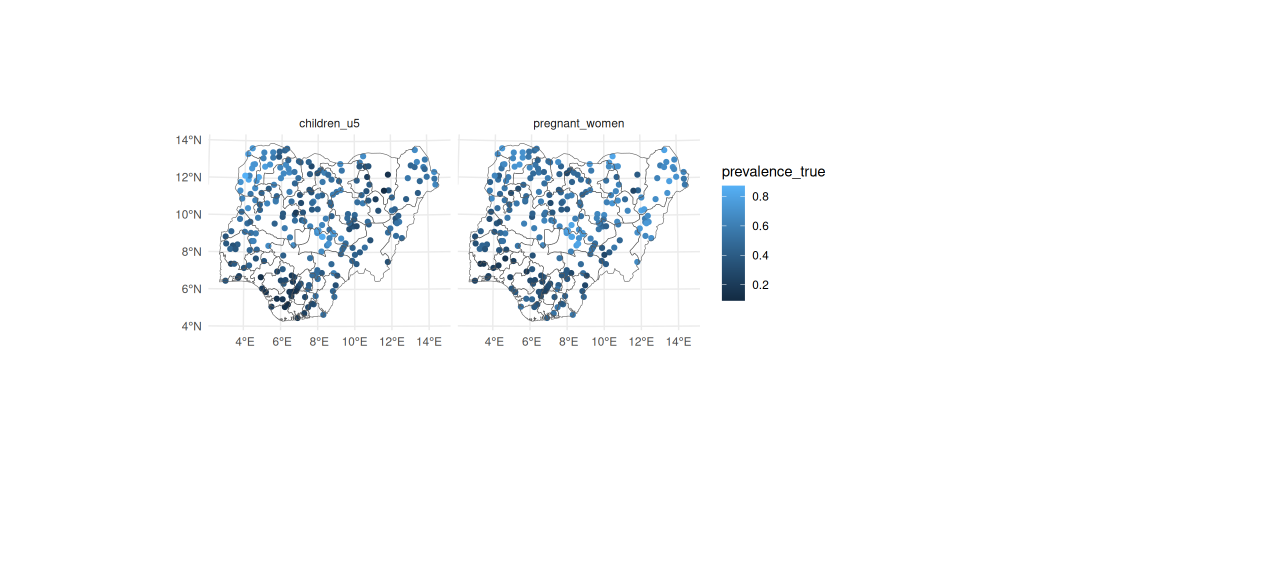
<file: day2.html>
<!DOCTYPE html>
<html xmlns="http://www.w3.org/1999/xhtml" lang="en" xml:lang="en"><head>

<meta charset="utf-8">
<meta name="generator" content="quarto-1.6.42">

<meta name="viewport" content="width=device-width, initial-scale=1.0, user-scalable=yes">

<meta name="author" content="Olatunji Johnson">

<title>Day 2 – Joint modelling and Non-stationary processes – Geostatistical Modelling with inlabru</title>
<style>
code{white-space: pre-wrap;}
span.smallcaps{font-variant: small-caps;}
div.columns{display: flex; gap: min(4vw, 1.5em);}
div.column{flex: auto; overflow-x: auto;}
div.hanging-indent{margin-left: 1.5em; text-indent: -1.5em;}
ul.task-list{list-style: none;}
ul.task-list li input[type="checkbox"] {
  width: 0.8em;
  margin: 0 0.8em 0.2em -1em; /* quarto-specific, see https://github.com/quarto-dev/quarto-cli/issues/4556 */ 
  vertical-align: middle;
}
/* CSS for syntax highlighting */
pre > code.sourceCode { white-space: pre; position: relative; }
pre > code.sourceCode > span { line-height: 1.25; }
pre > code.sourceCode > span:empty { height: 1.2em; }
.sourceCode { overflow: visible; }
code.sourceCode > span { color: inherit; text-decoration: inherit; }
div.sourceCode { margin: 1em 0; }
pre.sourceCode { margin: 0; }
@media screen {
div.sourceCode { overflow: auto; }
}
@media print {
pre > code.sourceCode { white-space: pre-wrap; }
pre > code.sourceCode > span { display: inline-block; text-indent: -5em; padding-left: 5em; }
}
pre.numberSource code
  { counter-reset: source-line 0; }
pre.numberSource code > span
  { position: relative; left: -4em; counter-increment: source-line; }
pre.numberSource code > span > a:first-child::before
  { content: counter(source-line);
    position: relative; left: -1em; text-align: right; vertical-align: baseline;
    border: none; display: inline-block;
    -webkit-touch-callout: none; -webkit-user-select: none;
    -khtml-user-select: none; -moz-user-select: none;
    -ms-user-select: none; user-select: none;
    padding: 0 4px; width: 4em;
  }
pre.numberSource { margin-left: 3em;  padding-left: 4px; }
div.sourceCode
  {   }
@media screen {
pre > code.sourceCode > span > a:first-child::before { text-decoration: underline; }
}
</style>


<script src="site_libs/quarto-nav/quarto-nav.js"></script>
<script src="site_libs/quarto-nav/headroom.min.js"></script>
<script src="site_libs/clipboard/clipboard.min.js"></script>
<script src="site_libs/quarto-search/autocomplete.umd.js"></script>
<script src="site_libs/quarto-search/fuse.min.js"></script>
<script src="site_libs/quarto-search/quarto-search.js"></script>
<meta name="quarto:offset" content="./">
<script src="site_libs/quarto-html/quarto.js"></script>
<script src="site_libs/quarto-html/popper.min.js"></script>
<script src="site_libs/quarto-html/tippy.umd.min.js"></script>
<script src="site_libs/quarto-html/anchor.min.js"></script>
<link href="site_libs/quarto-html/tippy.css" rel="stylesheet">
<link href="site_libs/quarto-html/quarto-syntax-highlighting-2f5df379a58b258e96c21c0638c20c03.css" rel="stylesheet" id="quarto-text-highlighting-styles">
<script src="site_libs/bootstrap/bootstrap.min.js"></script>
<link href="site_libs/bootstrap/bootstrap-icons.css" rel="stylesheet">
<link href="site_libs/bootstrap/bootstrap-89d830207bfa9d58fd33e7bbb3174db8.min.css" rel="stylesheet" append-hash="true" id="quarto-bootstrap" data-mode="light">
<script id="quarto-search-options" type="application/json">{
  "location": "navbar",
  "copy-button": false,
  "collapse-after": 3,
  "panel-placement": "end",
  "type": "overlay",
  "limit": 50,
  "keyboard-shortcut": [
    "f",
    "/",
    "s"
  ],
  "show-item-context": false,
  "language": {
    "search-no-results-text": "No results",
    "search-matching-documents-text": "matching documents",
    "search-copy-link-title": "Copy link to search",
    "search-hide-matches-text": "Hide additional matches",
    "search-more-match-text": "more match in this document",
    "search-more-matches-text": "more matches in this document",
    "search-clear-button-title": "Clear",
    "search-text-placeholder": "",
    "search-detached-cancel-button-title": "Cancel",
    "search-submit-button-title": "Submit",
    "search-label": "Search"
  }
}</script>


</head>

<body class="nav-fixed">

<div id="quarto-search-results"></div>
  <header id="quarto-header" class="headroom fixed-top">
    <nav class="navbar navbar-expand-lg " data-bs-theme="dark">
      <div class="navbar-container container-fluid">
      <div class="navbar-brand-container mx-auto">
    <a class="navbar-brand" href="./index.html">
    <span class="navbar-title">Geostatistical Modelling with inlabru</span>
    </a>
  </div>
            <div id="quarto-search" class="" title="Search"></div>
          <button class="navbar-toggler" type="button" data-bs-toggle="collapse" data-bs-target="#navbarCollapse" aria-controls="navbarCollapse" role="menu" aria-expanded="false" aria-label="Toggle navigation" onclick="if (window.quartoToggleHeadroom) { window.quartoToggleHeadroom(); }">
  <span class="navbar-toggler-icon"></span>
</button>
          <div class="collapse navbar-collapse" id="navbarCollapse">
            <ul class="navbar-nav navbar-nav-scroll me-auto">
  <li class="nav-item">
    <a class="nav-link" href="./index.html"> 
<span class="menu-text">Home</span></a>
  </li>  
  <li class="nav-item">
    <a class="nav-link" href="./day1_spatial.html"> 
<span class="menu-text">Day 1</span></a>
  </li>  
  <li class="nav-item">
    <a class="nav-link active" href="./day2.html" aria-current="page"> 
<span class="menu-text">Day 2</span></a>
  </li>  
  <li class="nav-item">
    <a class="nav-link" href="./day3.html"> 
<span class="menu-text">Day 3</span></a>
  </li>  
  <li class="nav-item dropdown ">
    <a class="nav-link dropdown-toggle" href="#" id="nav-menu-slides" role="link" data-bs-toggle="dropdown" aria-expanded="false">
 <span class="menu-text">Slides</span>
    </a>
    <ul class="dropdown-menu" aria-labelledby="nav-menu-slides">    
        <li>
    <a class="dropdown-item" href="./slides/day1_slides.html">
 <span class="dropdown-text">Day 1 slides</span></a>
  </li>  
        <li>
    <a class="dropdown-item" href="./slides/day2_slides.html">
 <span class="dropdown-text">Day 2 slides</span></a>
  </li>  
        <li>
    <a class="dropdown-item" href="./slides/day3_slides.html">
 <span class="dropdown-text">Day 3 slides</span></a>
  </li>  
    </ul>
  </li>
</ul>
          </div> <!-- /navcollapse -->
            <div class="quarto-navbar-tools">
</div>
      </div> <!-- /container-fluid -->
    </nav>
</header>
<!-- content -->
<div id="quarto-content" class="quarto-container page-columns page-rows-contents page-layout-article page-navbar">
<!-- sidebar -->
<!-- margin-sidebar -->
    <div id="quarto-margin-sidebar" class="sidebar margin-sidebar">
        <nav id="TOC" role="doc-toc" class="toc-active">
    <h2 id="toc-title">On this page</h2>
   
  <ul>
  <li><a href="#overview" id="toc-overview" class="nav-link active" data-scroll-target="#overview">Overview</a></li>
  <li><a href="#load-day-2-datasets" id="toc-load-day-2-datasets" class="nav-link" data-scroll-target="#load-day-2-datasets">Load Day 2 datasets</a></li>
  </ul>
</nav>
    </div>
<!-- main -->
<main class="content" id="quarto-document-content">

<header id="title-block-header" class="quarto-title-block default">
<div class="quarto-title">
<h1 class="title">Day 2 – Joint modelling and Non-stationary processes</h1>
</div>



<div class="quarto-title-meta">

    <div>
    <div class="quarto-title-meta-heading">Author</div>
    <div class="quarto-title-meta-contents">
             <p>Olatunji Johnson </p>
          </div>
  </div>
    
  
    
  </div>
  


</header>


<section id="overview" class="level2">
<h2 class="anchored" data-anchor-id="overview">Overview</h2>
<p>Today we will cover two key advanced topics in spatial modelling:</p>
<ol type="1">
<li><strong>Joint modelling</strong> of multiple malaria processes
<ul>
<li>Shared spatial fields<br>
</li>
<li>Process-specific fields<br>
</li>
<li>Multiple outcomes (e.g., children vs pregnant women)</li>
</ul></li>
<li><strong>Non-stationary spatial processes</strong>
<ul>
<li>Region-varying smoothness<br>
</li>
<li>Covariate-driven nonstationarity<br>
</li>
<li>Combining multiple spatial SPDEs</li>
</ul></li>
</ol>
<hr>
</section>
<section id="load-day-2-datasets" class="level2">
<h2 class="anchored" data-anchor-id="load-day-2-datasets">Load Day 2 datasets</h2>
<div class="cell">
<details class="code-fold">
<summary>Code</summary>
<div class="sourceCode cell-code" id="cb1"><pre class="sourceCode r code-with-copy"><code class="sourceCode r"><span id="cb1-1"><a href="#cb1-1" aria-hidden="true" tabindex="-1"></a><span class="fu">library</span>(tidyverse)</span>
<span id="cb1-2"><a href="#cb1-2" aria-hidden="true" tabindex="-1"></a></span>
<span id="cb1-3"><a href="#cb1-3" aria-hidden="true" tabindex="-1"></a>joint_malaria <span class="ot">&lt;-</span> <span class="fu">read_csv</span>(<span class="st">"data/joint_malaria_processes.csv"</span>)</span>
<span id="cb1-4"><a href="#cb1-4" aria-hidden="true" tabindex="-1"></a>nonstat_malaria <span class="ot">&lt;-</span> <span class="fu">read_csv</span>(<span class="st">"data/nonstationary_malaria_data.csv"</span>)</span>
<span id="cb1-5"><a href="#cb1-5" aria-hidden="true" tabindex="-1"></a></span>
<span id="cb1-6"><a href="#cb1-6" aria-hidden="true" tabindex="-1"></a><span class="fu">head</span>(joint_malaria)</span></code><button title="Copy to Clipboard" class="code-copy-button"><i class="bi"></i></button></pre></div>
</details>
<div class="cell-output cell-output-stdout">
<pre><code># A tibble: 6 × 12
     id group    utm_x  utm_y n_tested n_pos prevalence_true S_shared S_specific
  &lt;dbl&gt; &lt;chr&gt;    &lt;dbl&gt;  &lt;dbl&gt;    &lt;dbl&gt; &lt;dbl&gt;           &lt;dbl&gt;    &lt;dbl&gt;      &lt;dbl&gt;
1     1 childr… 2.71e5 6.47e5      156    68           0.470   0.680     -0.0220
2     2 childr… 1.03e6 1.07e6      199    57           0.253  -0.0229    -0.324 
3     3 childr… 1.03e6 1.23e6       83    18           0.216  -0.600     -0.428 
4     4 childr… 8.62e5 1.11e6      193   137           0.712   0.976     -0.236 
5     5 childr… 8.08e4 8.40e5       76    45           0.491   0.656     -0.286 
6     6 childr… 5.42e5 9.87e5      117    61           0.552   1.42      -0.266 
# ℹ 3 more variables: elevation &lt;dbl&gt;, ndvi &lt;dbl&gt;, urban &lt;dbl&gt;</code></pre>
</div>
</div>
<p>Quick visualisation</p>
<div class="cell">
<details class="code-fold">
<summary>Code</summary>
<div class="sourceCode cell-code" id="cb3"><pre class="sourceCode r code-with-copy"><code class="sourceCode r"><span id="cb3-1"><a href="#cb3-1" aria-hidden="true" tabindex="-1"></a><span class="fu">library</span>(ggplot2)</span>
<span id="cb3-2"><a href="#cb3-2" aria-hidden="true" tabindex="-1"></a></span>
<span id="cb3-3"><a href="#cb3-3" aria-hidden="true" tabindex="-1"></a><span class="fu">ggplot</span>(joint_malaria, <span class="fu">aes</span>(utm_x, utm_y, <span class="at">colour =</span> group)) <span class="sc">+</span></span>
<span id="cb3-4"><a href="#cb3-4" aria-hidden="true" tabindex="-1"></a><span class="fu">geom_point</span>() <span class="sc">+</span></span>
<span id="cb3-5"><a href="#cb3-5" aria-hidden="true" tabindex="-1"></a><span class="fu">coord_equal</span>() <span class="sc">+</span></span>
<span id="cb3-6"><a href="#cb3-6" aria-hidden="true" tabindex="-1"></a><span class="fu">theme_minimal</span>()</span></code><button title="Copy to Clipboard" class="code-copy-button"><i class="bi"></i></button></pre></div>
</details>
<div class="cell-output-display">
<div>
<figure class="figure">
<p><img src="day2_files/figure-html/unnamed-chunk-2-1.png" class="img-fluid figure-img" width="672"></p>
</figure>
</div>
</div>
</div>
<p>Quick visualisation (non-stationary dataset)</p>
<div class="cell">
<details class="code-fold">
<summary>Code</summary>
<div class="sourceCode cell-code" id="cb4"><pre class="sourceCode r code-with-copy"><code class="sourceCode r"><span id="cb4-1"><a href="#cb4-1" aria-hidden="true" tabindex="-1"></a><span class="fu">ggplot</span>(nonstat_malaria, <span class="fu">aes</span>(utm_x, utm_y, <span class="at">colour =</span> prevalence_true)) <span class="sc">+</span></span>
<span id="cb4-2"><a href="#cb4-2" aria-hidden="true" tabindex="-1"></a><span class="fu">geom_point</span>() <span class="sc">+</span></span>
<span id="cb4-3"><a href="#cb4-3" aria-hidden="true" tabindex="-1"></a><span class="fu">coord_equal</span>() <span class="sc">+</span></span>
<span id="cb4-4"><a href="#cb4-4" aria-hidden="true" tabindex="-1"></a><span class="fu">scale_colour_viridis_c</span>() <span class="sc">+</span></span>
<span id="cb4-5"><a href="#cb4-5" aria-hidden="true" tabindex="-1"></a><span class="fu">theme_minimal</span>()</span></code><button title="Copy to Clipboard" class="code-copy-button"><i class="bi"></i></button></pre></div>
</details>
<div class="cell-output-display">
<div>
<figure class="figure">
<p><img src="day2_files/figure-html/unnamed-chunk-3-1.png" class="img-fluid figure-img" width="672"></p>
</figure>
</div>
</div>
</div>


</section>

</main> <!-- /main -->
<script id="quarto-html-after-body" type="application/javascript">
window.document.addEventListener("DOMContentLoaded", function (event) {
  const toggleBodyColorMode = (bsSheetEl) => {
    const mode = bsSheetEl.getAttribute("data-mode");
    const bodyEl = window.document.querySelector("body");
    if (mode === "dark") {
      bodyEl.classList.add("quarto-dark");
      bodyEl.classList.remove("quarto-light");
    } else {
      bodyEl.classList.add("quarto-light");
      bodyEl.classList.remove("quarto-dark");
    }
  }
  const toggleBodyColorPrimary = () => {
    const bsSheetEl = window.document.querySelector("link#quarto-bootstrap");
    if (bsSheetEl) {
      toggleBodyColorMode(bsSheetEl);
    }
  }
  toggleBodyColorPrimary();  
  const icon = "";
  const anchorJS = new window.AnchorJS();
  anchorJS.options = {
    placement: 'right',
    icon: icon
  };
  anchorJS.add('.anchored');
  const isCodeAnnotation = (el) => {
    for (const clz of el.classList) {
      if (clz.startsWith('code-annotation-')) {                     
        return true;
      }
    }
    return false;
  }
  const onCopySuccess = function(e) {
    // button target
    const button = e.trigger;
    // don't keep focus
    button.blur();
    // flash "checked"
    button.classList.add('code-copy-button-checked');
    var currentTitle = button.getAttribute("title");
    button.setAttribute("title", "Copied!");
    let tooltip;
    if (window.bootstrap) {
      button.setAttribute("data-bs-toggle", "tooltip");
      button.setAttribute("data-bs-placement", "left");
      button.setAttribute("data-bs-title", "Copied!");
      tooltip = new bootstrap.Tooltip(button, 
        { trigger: "manual", 
          customClass: "code-copy-button-tooltip",
          offset: [0, -8]});
      tooltip.show();    
    }
    setTimeout(function() {
      if (tooltip) {
        tooltip.hide();
        button.removeAttribute("data-bs-title");
        button.removeAttribute("data-bs-toggle");
        button.removeAttribute("data-bs-placement");
      }
      button.setAttribute("title", currentTitle);
      button.classList.remove('code-copy-button-checked');
    }, 1000);
    // clear code selection
    e.clearSelection();
  }
  const getTextToCopy = function(trigger) {
      const codeEl = trigger.previousElementSibling.cloneNode(true);
      for (const childEl of codeEl.children) {
        if (isCodeAnnotation(childEl)) {
          childEl.remove();
        }
      }
      return codeEl.innerText;
  }
  const clipboard = new window.ClipboardJS('.code-copy-button:not([data-in-quarto-modal])', {
    text: getTextToCopy
  });
  clipboard.on('success', onCopySuccess);
  if (window.document.getElementById('quarto-embedded-source-code-modal')) {
    const clipboardModal = new window.ClipboardJS('.code-copy-button[data-in-quarto-modal]', {
      text: getTextToCopy,
      container: window.document.getElementById('quarto-embedded-source-code-modal')
    });
    clipboardModal.on('success', onCopySuccess);
  }
    var localhostRegex = new RegExp(/^(?:http|https):\/\/localhost\:?[0-9]*\//);
    var mailtoRegex = new RegExp(/^mailto:/);
      var filterRegex = new RegExp('/' + window.location.host + '/');
    var isInternal = (href) => {
        return filterRegex.test(href) || localhostRegex.test(href) || mailtoRegex.test(href);
    }
    // Inspect non-navigation links and adorn them if external
 	var links = window.document.querySelectorAll('a[href]:not(.nav-link):not(.navbar-brand):not(.toc-action):not(.sidebar-link):not(.sidebar-item-toggle):not(.pagination-link):not(.no-external):not([aria-hidden]):not(.dropdown-item):not(.quarto-navigation-tool):not(.about-link)');
    for (var i=0; i<links.length; i++) {
      const link = links[i];
      if (!isInternal(link.href)) {
        // undo the damage that might have been done by quarto-nav.js in the case of
        // links that we want to consider external
        if (link.dataset.originalHref !== undefined) {
          link.href = link.dataset.originalHref;
        }
      }
    }
  function tippyHover(el, contentFn, onTriggerFn, onUntriggerFn) {
    const config = {
      allowHTML: true,
      maxWidth: 500,
      delay: 100,
      arrow: false,
      appendTo: function(el) {
          return el.parentElement;
      },
      interactive: true,
      interactiveBorder: 10,
      theme: 'quarto',
      placement: 'bottom-start',
    };
    if (contentFn) {
      config.content = contentFn;
    }
    if (onTriggerFn) {
      config.onTrigger = onTriggerFn;
    }
    if (onUntriggerFn) {
      config.onUntrigger = onUntriggerFn;
    }
    window.tippy(el, config); 
  }
  const noterefs = window.document.querySelectorAll('a[role="doc-noteref"]');
  for (var i=0; i<noterefs.length; i++) {
    const ref = noterefs[i];
    tippyHover(ref, function() {
      // use id or data attribute instead here
      let href = ref.getAttribute('data-footnote-href') || ref.getAttribute('href');
      try { href = new URL(href).hash; } catch {}
      const id = href.replace(/^#\/?/, "");
      const note = window.document.getElementById(id);
      if (note) {
        return note.innerHTML;
      } else {
        return "";
      }
    });
  }
  const xrefs = window.document.querySelectorAll('a.quarto-xref');
  const processXRef = (id, note) => {
    // Strip column container classes
    const stripColumnClz = (el) => {
      el.classList.remove("page-full", "page-columns");
      if (el.children) {
        for (const child of el.children) {
          stripColumnClz(child);
        }
      }
    }
    stripColumnClz(note)
    if (id === null || id.startsWith('sec-')) {
      // Special case sections, only their first couple elements
      const container = document.createElement("div");
      if (note.children && note.children.length > 2) {
        container.appendChild(note.children[0].cloneNode(true));
        for (let i = 1; i < note.children.length; i++) {
          const child = note.children[i];
          if (child.tagName === "P" && child.innerText === "") {
            continue;
          } else {
            container.appendChild(child.cloneNode(true));
            break;
          }
        }
        if (window.Quarto?.typesetMath) {
          window.Quarto.typesetMath(container);
        }
        return container.innerHTML
      } else {
        if (window.Quarto?.typesetMath) {
          window.Quarto.typesetMath(note);
        }
        return note.innerHTML;
      }
    } else {
      // Remove any anchor links if they are present
      const anchorLink = note.querySelector('a.anchorjs-link');
      if (anchorLink) {
        anchorLink.remove();
      }
      if (window.Quarto?.typesetMath) {
        window.Quarto.typesetMath(note);
      }
      if (note.classList.contains("callout")) {
        return note.outerHTML;
      } else {
        return note.innerHTML;
      }
    }
  }
  for (var i=0; i<xrefs.length; i++) {
    const xref = xrefs[i];
    tippyHover(xref, undefined, function(instance) {
      instance.disable();
      let url = xref.getAttribute('href');
      let hash = undefined; 
      if (url.startsWith('#')) {
        hash = url;
      } else {
        try { hash = new URL(url).hash; } catch {}
      }
      if (hash) {
        const id = hash.replace(/^#\/?/, "");
        const note = window.document.getElementById(id);
        if (note !== null) {
          try {
            const html = processXRef(id, note.cloneNode(true));
            instance.setContent(html);
          } finally {
            instance.enable();
            instance.show();
          }
        } else {
          // See if we can fetch this
          fetch(url.split('#')[0])
          .then(res => res.text())
          .then(html => {
            const parser = new DOMParser();
            const htmlDoc = parser.parseFromString(html, "text/html");
            const note = htmlDoc.getElementById(id);
            if (note !== null) {
              const html = processXRef(id, note);
              instance.setContent(html);
            } 
          }).finally(() => {
            instance.enable();
            instance.show();
          });
        }
      } else {
        // See if we can fetch a full url (with no hash to target)
        // This is a special case and we should probably do some content thinning / targeting
        fetch(url)
        .then(res => res.text())
        .then(html => {
          const parser = new DOMParser();
          const htmlDoc = parser.parseFromString(html, "text/html");
          const note = htmlDoc.querySelector('main.content');
          if (note !== null) {
            // This should only happen for chapter cross references
            // (since there is no id in the URL)
            // remove the first header
            if (note.children.length > 0 && note.children[0].tagName === "HEADER") {
              note.children[0].remove();
            }
            const html = processXRef(null, note);
            instance.setContent(html);
          } 
        }).finally(() => {
          instance.enable();
          instance.show();
        });
      }
    }, function(instance) {
    });
  }
      let selectedAnnoteEl;
      const selectorForAnnotation = ( cell, annotation) => {
        let cellAttr = 'data-code-cell="' + cell + '"';
        let lineAttr = 'data-code-annotation="' +  annotation + '"';
        const selector = 'span[' + cellAttr + '][' + lineAttr + ']';
        return selector;
      }
      const selectCodeLines = (annoteEl) => {
        const doc = window.document;
        const targetCell = annoteEl.getAttribute("data-target-cell");
        const targetAnnotation = annoteEl.getAttribute("data-target-annotation");
        const annoteSpan = window.document.querySelector(selectorForAnnotation(targetCell, targetAnnotation));
        const lines = annoteSpan.getAttribute("data-code-lines").split(",");
        const lineIds = lines.map((line) => {
          return targetCell + "-" + line;
        })
        let top = null;
        let height = null;
        let parent = null;
        if (lineIds.length > 0) {
            //compute the position of the single el (top and bottom and make a div)
            const el = window.document.getElementById(lineIds[0]);
            top = el.offsetTop;
            height = el.offsetHeight;
            parent = el.parentElement.parentElement;
          if (lineIds.length > 1) {
            const lastEl = window.document.getElementById(lineIds[lineIds.length - 1]);
            const bottom = lastEl.offsetTop + lastEl.offsetHeight;
            height = bottom - top;
          }
          if (top !== null && height !== null && parent !== null) {
            // cook up a div (if necessary) and position it 
            let div = window.document.getElementById("code-annotation-line-highlight");
            if (div === null) {
              div = window.document.createElement("div");
              div.setAttribute("id", "code-annotation-line-highlight");
              div.style.position = 'absolute';
              parent.appendChild(div);
            }
            div.style.top = top - 2 + "px";
            div.style.height = height + 4 + "px";
            div.style.left = 0;
            let gutterDiv = window.document.getElementById("code-annotation-line-highlight-gutter");
            if (gutterDiv === null) {
              gutterDiv = window.document.createElement("div");
              gutterDiv.setAttribute("id", "code-annotation-line-highlight-gutter");
              gutterDiv.style.position = 'absolute';
              const codeCell = window.document.getElementById(targetCell);
              const gutter = codeCell.querySelector('.code-annotation-gutter');
              gutter.appendChild(gutterDiv);
            }
            gutterDiv.style.top = top - 2 + "px";
            gutterDiv.style.height = height + 4 + "px";
          }
          selectedAnnoteEl = annoteEl;
        }
      };
      const unselectCodeLines = () => {
        const elementsIds = ["code-annotation-line-highlight", "code-annotation-line-highlight-gutter"];
        elementsIds.forEach((elId) => {
          const div = window.document.getElementById(elId);
          if (div) {
            div.remove();
          }
        });
        selectedAnnoteEl = undefined;
      };
        // Handle positioning of the toggle
    window.addEventListener(
      "resize",
      throttle(() => {
        elRect = undefined;
        if (selectedAnnoteEl) {
          selectCodeLines(selectedAnnoteEl);
        }
      }, 10)
    );
    function throttle(fn, ms) {
    let throttle = false;
    let timer;
      return (...args) => {
        if(!throttle) { // first call gets through
            fn.apply(this, args);
            throttle = true;
        } else { // all the others get throttled
            if(timer) clearTimeout(timer); // cancel #2
            timer = setTimeout(() => {
              fn.apply(this, args);
              timer = throttle = false;
            }, ms);
        }
      };
    }
      // Attach click handler to the DT
      const annoteDls = window.document.querySelectorAll('dt[data-target-cell]');
      for (const annoteDlNode of annoteDls) {
        annoteDlNode.addEventListener('click', (event) => {
          const clickedEl = event.target;
          if (clickedEl !== selectedAnnoteEl) {
            unselectCodeLines();
            const activeEl = window.document.querySelector('dt[data-target-cell].code-annotation-active');
            if (activeEl) {
              activeEl.classList.remove('code-annotation-active');
            }
            selectCodeLines(clickedEl);
            clickedEl.classList.add('code-annotation-active');
          } else {
            // Unselect the line
            unselectCodeLines();
            clickedEl.classList.remove('code-annotation-active');
          }
        });
      }
  const findCites = (el) => {
    const parentEl = el.parentElement;
    if (parentEl) {
      const cites = parentEl.dataset.cites;
      if (cites) {
        return {
          el,
          cites: cites.split(' ')
        };
      } else {
        return findCites(el.parentElement)
      }
    } else {
      return undefined;
    }
  };
  var bibliorefs = window.document.querySelectorAll('a[role="doc-biblioref"]');
  for (var i=0; i<bibliorefs.length; i++) {
    const ref = bibliorefs[i];
    const citeInfo = findCites(ref);
    if (citeInfo) {
      tippyHover(citeInfo.el, function() {
        var popup = window.document.createElement('div');
        citeInfo.cites.forEach(function(cite) {
          var citeDiv = window.document.createElement('div');
          citeDiv.classList.add('hanging-indent');
          citeDiv.classList.add('csl-entry');
          var biblioDiv = window.document.getElementById('ref-' + cite);
          if (biblioDiv) {
            citeDiv.innerHTML = biblioDiv.innerHTML;
          }
          popup.appendChild(citeDiv);
        });
        return popup.innerHTML;
      });
    }
  }
});
</script>
</div> <!-- /content -->




</body></html>
</file>
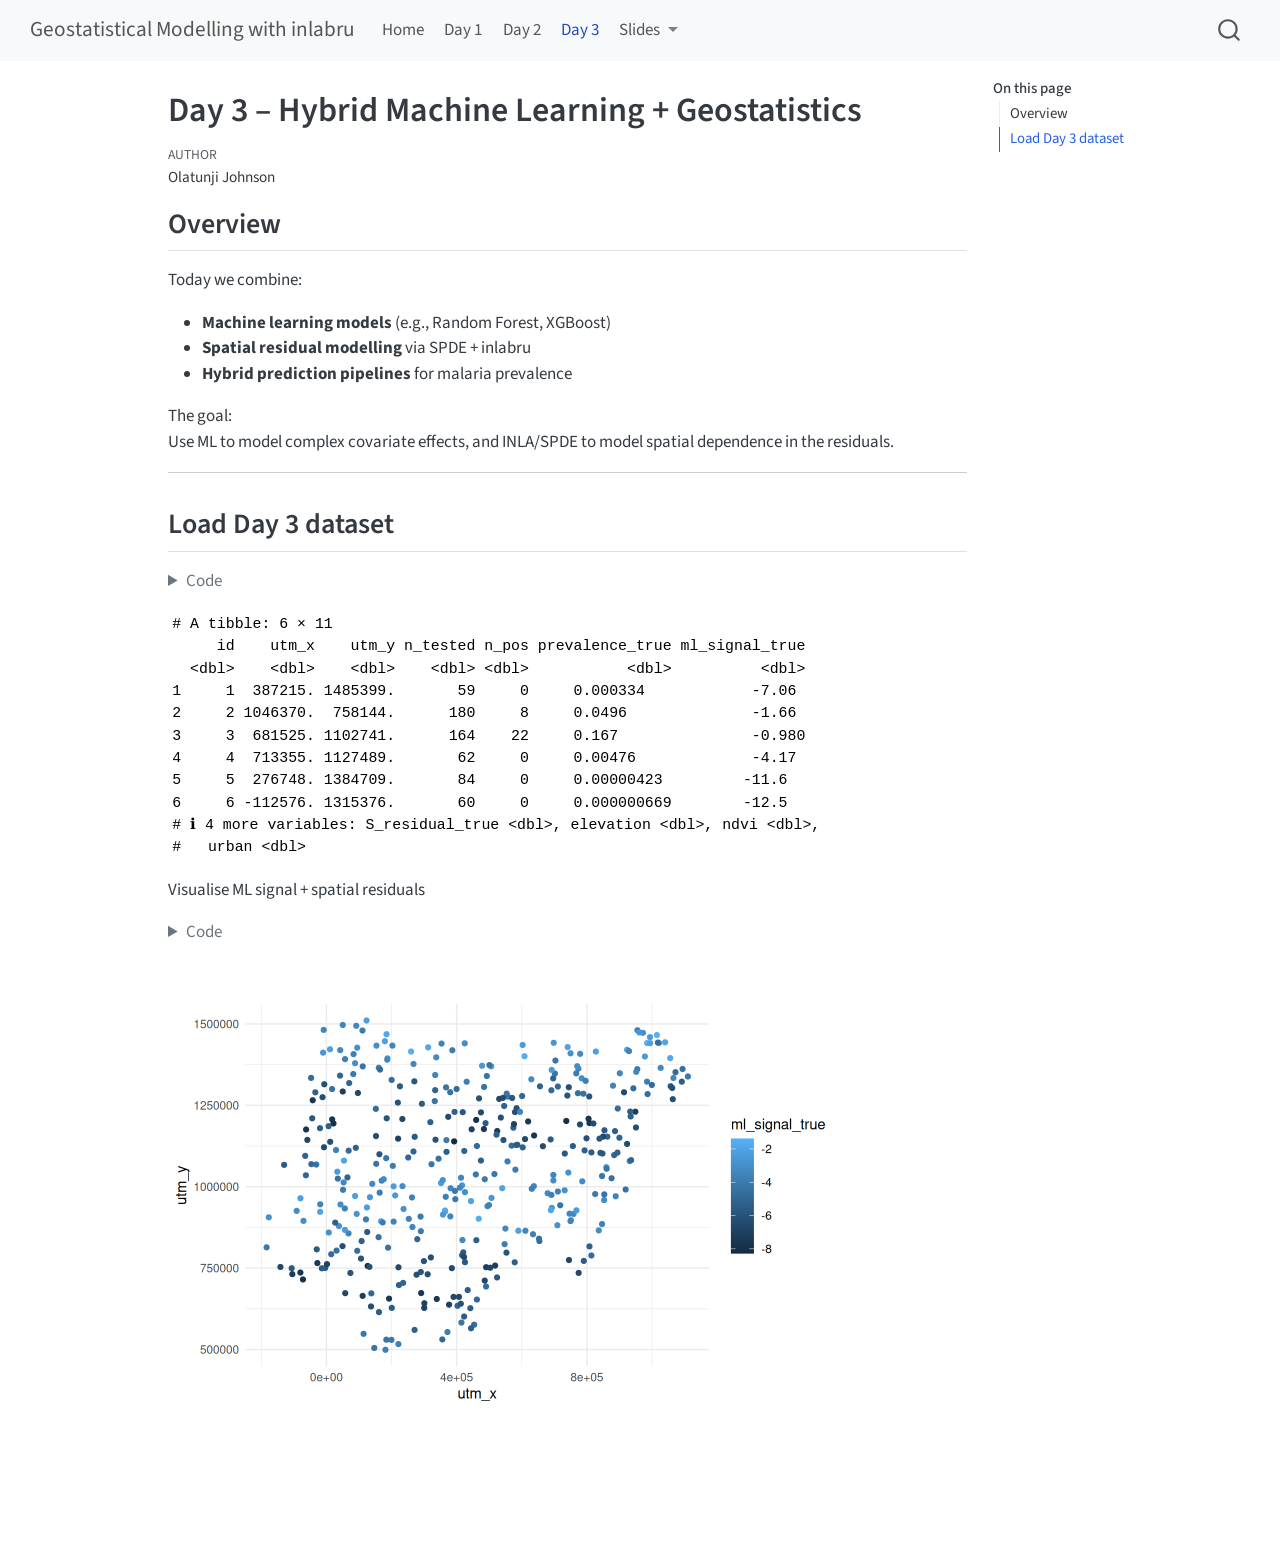
<file: day3.html>
<!DOCTYPE html>
<html xmlns="http://www.w3.org/1999/xhtml" lang="en" xml:lang="en"><head>

<meta charset="utf-8">
<meta name="generator" content="quarto-1.6.42">

<meta name="viewport" content="width=device-width, initial-scale=1.0, user-scalable=yes">

<meta name="author" content="Olatunji Johnson">

<title>Day 3 – Hybrid Machine Learning + Geostatistics – Geostatistical Modelling with inlabru</title>
<style>
code{white-space: pre-wrap;}
span.smallcaps{font-variant: small-caps;}
div.columns{display: flex; gap: min(4vw, 1.5em);}
div.column{flex: auto; overflow-x: auto;}
div.hanging-indent{margin-left: 1.5em; text-indent: -1.5em;}
ul.task-list{list-style: none;}
ul.task-list li input[type="checkbox"] {
  width: 0.8em;
  margin: 0 0.8em 0.2em -1em; /* quarto-specific, see https://github.com/quarto-dev/quarto-cli/issues/4556 */ 
  vertical-align: middle;
}
/* CSS for syntax highlighting */
pre > code.sourceCode { white-space: pre; position: relative; }
pre > code.sourceCode > span { line-height: 1.25; }
pre > code.sourceCode > span:empty { height: 1.2em; }
.sourceCode { overflow: visible; }
code.sourceCode > span { color: inherit; text-decoration: inherit; }
div.sourceCode { margin: 1em 0; }
pre.sourceCode { margin: 0; }
@media screen {
div.sourceCode { overflow: auto; }
}
@media print {
pre > code.sourceCode { white-space: pre-wrap; }
pre > code.sourceCode > span { display: inline-block; text-indent: -5em; padding-left: 5em; }
}
pre.numberSource code
  { counter-reset: source-line 0; }
pre.numberSource code > span
  { position: relative; left: -4em; counter-increment: source-line; }
pre.numberSource code > span > a:first-child::before
  { content: counter(source-line);
    position: relative; left: -1em; text-align: right; vertical-align: baseline;
    border: none; display: inline-block;
    -webkit-touch-callout: none; -webkit-user-select: none;
    -khtml-user-select: none; -moz-user-select: none;
    -ms-user-select: none; user-select: none;
    padding: 0 4px; width: 4em;
  }
pre.numberSource { margin-left: 3em;  padding-left: 4px; }
div.sourceCode
  {   }
@media screen {
pre > code.sourceCode > span > a:first-child::before { text-decoration: underline; }
}
</style>


<script src="site_libs/quarto-nav/quarto-nav.js"></script>
<script src="site_libs/quarto-nav/headroom.min.js"></script>
<script src="site_libs/clipboard/clipboard.min.js"></script>
<script src="site_libs/quarto-search/autocomplete.umd.js"></script>
<script src="site_libs/quarto-search/fuse.min.js"></script>
<script src="site_libs/quarto-search/quarto-search.js"></script>
<meta name="quarto:offset" content="./">
<script src="site_libs/quarto-html/quarto.js"></script>
<script src="site_libs/quarto-html/popper.min.js"></script>
<script src="site_libs/quarto-html/tippy.umd.min.js"></script>
<script src="site_libs/quarto-html/anchor.min.js"></script>
<link href="site_libs/quarto-html/tippy.css" rel="stylesheet">
<link href="site_libs/quarto-html/quarto-syntax-highlighting-2f5df379a58b258e96c21c0638c20c03.css" rel="stylesheet" id="quarto-text-highlighting-styles">
<script src="site_libs/bootstrap/bootstrap.min.js"></script>
<link href="site_libs/bootstrap/bootstrap-icons.css" rel="stylesheet">
<link href="site_libs/bootstrap/bootstrap-89d830207bfa9d58fd33e7bbb3174db8.min.css" rel="stylesheet" append-hash="true" id="quarto-bootstrap" data-mode="light">
<script id="quarto-search-options" type="application/json">{
  "location": "navbar",
  "copy-button": false,
  "collapse-after": 3,
  "panel-placement": "end",
  "type": "overlay",
  "limit": 50,
  "keyboard-shortcut": [
    "f",
    "/",
    "s"
  ],
  "show-item-context": false,
  "language": {
    "search-no-results-text": "No results",
    "search-matching-documents-text": "matching documents",
    "search-copy-link-title": "Copy link to search",
    "search-hide-matches-text": "Hide additional matches",
    "search-more-match-text": "more match in this document",
    "search-more-matches-text": "more matches in this document",
    "search-clear-button-title": "Clear",
    "search-text-placeholder": "",
    "search-detached-cancel-button-title": "Cancel",
    "search-submit-button-title": "Submit",
    "search-label": "Search"
  }
}</script>


</head>

<body class="nav-fixed">

<div id="quarto-search-results"></div>
  <header id="quarto-header" class="headroom fixed-top">
    <nav class="navbar navbar-expand-lg " data-bs-theme="dark">
      <div class="navbar-container container-fluid">
      <div class="navbar-brand-container mx-auto">
    <a class="navbar-brand" href="./index.html">
    <span class="navbar-title">Geostatistical Modelling with inlabru</span>
    </a>
  </div>
            <div id="quarto-search" class="" title="Search"></div>
          <button class="navbar-toggler" type="button" data-bs-toggle="collapse" data-bs-target="#navbarCollapse" aria-controls="navbarCollapse" role="menu" aria-expanded="false" aria-label="Toggle navigation" onclick="if (window.quartoToggleHeadroom) { window.quartoToggleHeadroom(); }">
  <span class="navbar-toggler-icon"></span>
</button>
          <div class="collapse navbar-collapse" id="navbarCollapse">
            <ul class="navbar-nav navbar-nav-scroll me-auto">
  <li class="nav-item">
    <a class="nav-link" href="./index.html"> 
<span class="menu-text">Home</span></a>
  </li>  
  <li class="nav-item">
    <a class="nav-link" href="./day1_spatial.html"> 
<span class="menu-text">Day 1</span></a>
  </li>  
  <li class="nav-item">
    <a class="nav-link" href="./day2.html"> 
<span class="menu-text">Day 2</span></a>
  </li>  
  <li class="nav-item">
    <a class="nav-link active" href="./day3.html" aria-current="page"> 
<span class="menu-text">Day 3</span></a>
  </li>  
  <li class="nav-item dropdown ">
    <a class="nav-link dropdown-toggle" href="#" id="nav-menu-slides" role="link" data-bs-toggle="dropdown" aria-expanded="false">
 <span class="menu-text">Slides</span>
    </a>
    <ul class="dropdown-menu" aria-labelledby="nav-menu-slides">    
        <li>
    <a class="dropdown-item" href="./slides/day1_slides.html">
 <span class="dropdown-text">Day 1 slides</span></a>
  </li>  
        <li>
    <a class="dropdown-item" href="./slides/day2_slides.html">
 <span class="dropdown-text">Day 2 slides</span></a>
  </li>  
        <li>
    <a class="dropdown-item" href="./slides/day3_slides.html">
 <span class="dropdown-text">Day 3 slides</span></a>
  </li>  
    </ul>
  </li>
</ul>
          </div> <!-- /navcollapse -->
            <div class="quarto-navbar-tools">
</div>
      </div> <!-- /container-fluid -->
    </nav>
</header>
<!-- content -->
<div id="quarto-content" class="quarto-container page-columns page-rows-contents page-layout-article page-navbar">
<!-- sidebar -->
<!-- margin-sidebar -->
    <div id="quarto-margin-sidebar" class="sidebar margin-sidebar">
        <nav id="TOC" role="doc-toc" class="toc-active">
    <h2 id="toc-title">On this page</h2>
   
  <ul>
  <li><a href="#overview" id="toc-overview" class="nav-link active" data-scroll-target="#overview">Overview</a></li>
  <li><a href="#load-day-3-dataset" id="toc-load-day-3-dataset" class="nav-link" data-scroll-target="#load-day-3-dataset">Load Day 3 dataset</a></li>
  </ul>
</nav>
    </div>
<!-- main -->
<main class="content" id="quarto-document-content">

<header id="title-block-header" class="quarto-title-block default">
<div class="quarto-title">
<h1 class="title">Day 3 – Hybrid Machine Learning + Geostatistics</h1>
</div>



<div class="quarto-title-meta">

    <div>
    <div class="quarto-title-meta-heading">Author</div>
    <div class="quarto-title-meta-contents">
             <p>Olatunji Johnson </p>
          </div>
  </div>
    
  
    
  </div>
  


</header>


<section id="overview" class="level2">
<h2 class="anchored" data-anchor-id="overview">Overview</h2>
<p>Today we combine:</p>
<ul>
<li><strong>Machine learning models</strong> (e.g., Random Forest, XGBoost)</li>
<li><strong>Spatial residual modelling</strong> via SPDE + inlabru</li>
<li><strong>Hybrid prediction pipelines</strong> for malaria prevalence</li>
</ul>
<p>The goal:<br>
Use ML to model complex covariate effects, and INLA/SPDE to model spatial dependence in the residuals.</p>
<hr>
</section>
<section id="load-day-3-dataset" class="level2">
<h2 class="anchored" data-anchor-id="load-day-3-dataset">Load Day 3 dataset</h2>
<div class="cell">
<details class="code-fold">
<summary>Code</summary>
<div class="sourceCode cell-code" id="cb1"><pre class="sourceCode r code-with-copy"><code class="sourceCode r"><span id="cb1-1"><a href="#cb1-1" aria-hidden="true" tabindex="-1"></a><span class="fu">library</span>(tidyverse)</span>
<span id="cb1-2"><a href="#cb1-2" aria-hidden="true" tabindex="-1"></a></span>
<span id="cb1-3"><a href="#cb1-3" aria-hidden="true" tabindex="-1"></a>hybrid_ml_geo <span class="ot">&lt;-</span> <span class="fu">read_csv</span>(<span class="st">"data/hybrid_ml_geostatistical_data.csv"</span>)</span>
<span id="cb1-4"><a href="#cb1-4" aria-hidden="true" tabindex="-1"></a></span>
<span id="cb1-5"><a href="#cb1-5" aria-hidden="true" tabindex="-1"></a><span class="fu">head</span>(hybrid_ml_geo)</span></code><button title="Copy to Clipboard" class="code-copy-button"><i class="bi"></i></button></pre></div>
</details>
<div class="cell-output cell-output-stdout">
<pre><code># A tibble: 6 × 11
     id    utm_x    utm_y n_tested n_pos prevalence_true ml_signal_true
  &lt;dbl&gt;    &lt;dbl&gt;    &lt;dbl&gt;    &lt;dbl&gt; &lt;dbl&gt;           &lt;dbl&gt;          &lt;dbl&gt;
1     1  387215. 1485399.       59     0     0.000334            -7.06 
2     2 1046370.  758144.      180     8     0.0496              -1.66 
3     3  681525. 1102741.      164    22     0.167               -0.980
4     4  713355. 1127489.       62     0     0.00476             -4.17 
5     5  276748. 1384709.       84     0     0.00000423         -11.6  
6     6 -112576. 1315376.       60     0     0.000000669        -12.5  
# ℹ 4 more variables: S_residual_true &lt;dbl&gt;, elevation &lt;dbl&gt;, ndvi &lt;dbl&gt;,
#   urban &lt;dbl&gt;</code></pre>
</div>
</div>
<p>Visualise ML signal + spatial residuals</p>
<div class="cell">
<details class="code-fold">
<summary>Code</summary>
<div class="sourceCode cell-code" id="cb3"><pre class="sourceCode r code-with-copy"><code class="sourceCode r"><span id="cb3-1"><a href="#cb3-1" aria-hidden="true" tabindex="-1"></a><span class="fu">library</span>(ggplot2)</span>
<span id="cb3-2"><a href="#cb3-2" aria-hidden="true" tabindex="-1"></a></span>
<span id="cb3-3"><a href="#cb3-3" aria-hidden="true" tabindex="-1"></a><span class="fu">ggplot</span>(hybrid_ml_geo, <span class="fu">aes</span>(utm_x, utm_y, <span class="at">colour =</span> ml_signal_true)) <span class="sc">+</span></span>
<span id="cb3-4"><a href="#cb3-4" aria-hidden="true" tabindex="-1"></a><span class="fu">geom_point</span>() <span class="sc">+</span></span>
<span id="cb3-5"><a href="#cb3-5" aria-hidden="true" tabindex="-1"></a><span class="fu">coord_equal</span>() <span class="sc">+</span></span>
<span id="cb3-6"><a href="#cb3-6" aria-hidden="true" tabindex="-1"></a><span class="fu">theme_minimal</span>()</span></code><button title="Copy to Clipboard" class="code-copy-button"><i class="bi"></i></button></pre></div>
</details>
<div class="cell-output-display">
<div>
<figure class="figure">
<p><img src="day3_files/figure-html/unnamed-chunk-2-1.png" class="img-fluid figure-img" width="672"></p>
</figure>
</div>
</div>
</div>


</section>

</main> <!-- /main -->
<script id="quarto-html-after-body" type="application/javascript">
window.document.addEventListener("DOMContentLoaded", function (event) {
  const toggleBodyColorMode = (bsSheetEl) => {
    const mode = bsSheetEl.getAttribute("data-mode");
    const bodyEl = window.document.querySelector("body");
    if (mode === "dark") {
      bodyEl.classList.add("quarto-dark");
      bodyEl.classList.remove("quarto-light");
    } else {
      bodyEl.classList.add("quarto-light");
      bodyEl.classList.remove("quarto-dark");
    }
  }
  const toggleBodyColorPrimary = () => {
    const bsSheetEl = window.document.querySelector("link#quarto-bootstrap");
    if (bsSheetEl) {
      toggleBodyColorMode(bsSheetEl);
    }
  }
  toggleBodyColorPrimary();  
  const icon = "";
  const anchorJS = new window.AnchorJS();
  anchorJS.options = {
    placement: 'right',
    icon: icon
  };
  anchorJS.add('.anchored');
  const isCodeAnnotation = (el) => {
    for (const clz of el.classList) {
      if (clz.startsWith('code-annotation-')) {                     
        return true;
      }
    }
    return false;
  }
  const onCopySuccess = function(e) {
    // button target
    const button = e.trigger;
    // don't keep focus
    button.blur();
    // flash "checked"
    button.classList.add('code-copy-button-checked');
    var currentTitle = button.getAttribute("title");
    button.setAttribute("title", "Copied!");
    let tooltip;
    if (window.bootstrap) {
      button.setAttribute("data-bs-toggle", "tooltip");
      button.setAttribute("data-bs-placement", "left");
      button.setAttribute("data-bs-title", "Copied!");
      tooltip = new bootstrap.Tooltip(button, 
        { trigger: "manual", 
          customClass: "code-copy-button-tooltip",
          offset: [0, -8]});
      tooltip.show();    
    }
    setTimeout(function() {
      if (tooltip) {
        tooltip.hide();
        button.removeAttribute("data-bs-title");
        button.removeAttribute("data-bs-toggle");
        button.removeAttribute("data-bs-placement");
      }
      button.setAttribute("title", currentTitle);
      button.classList.remove('code-copy-button-checked');
    }, 1000);
    // clear code selection
    e.clearSelection();
  }
  const getTextToCopy = function(trigger) {
      const codeEl = trigger.previousElementSibling.cloneNode(true);
      for (const childEl of codeEl.children) {
        if (isCodeAnnotation(childEl)) {
          childEl.remove();
        }
      }
      return codeEl.innerText;
  }
  const clipboard = new window.ClipboardJS('.code-copy-button:not([data-in-quarto-modal])', {
    text: getTextToCopy
  });
  clipboard.on('success', onCopySuccess);
  if (window.document.getElementById('quarto-embedded-source-code-modal')) {
    const clipboardModal = new window.ClipboardJS('.code-copy-button[data-in-quarto-modal]', {
      text: getTextToCopy,
      container: window.document.getElementById('quarto-embedded-source-code-modal')
    });
    clipboardModal.on('success', onCopySuccess);
  }
    var localhostRegex = new RegExp(/^(?:http|https):\/\/localhost\:?[0-9]*\//);
    var mailtoRegex = new RegExp(/^mailto:/);
      var filterRegex = new RegExp('/' + window.location.host + '/');
    var isInternal = (href) => {
        return filterRegex.test(href) || localhostRegex.test(href) || mailtoRegex.test(href);
    }
    // Inspect non-navigation links and adorn them if external
 	var links = window.document.querySelectorAll('a[href]:not(.nav-link):not(.navbar-brand):not(.toc-action):not(.sidebar-link):not(.sidebar-item-toggle):not(.pagination-link):not(.no-external):not([aria-hidden]):not(.dropdown-item):not(.quarto-navigation-tool):not(.about-link)');
    for (var i=0; i<links.length; i++) {
      const link = links[i];
      if (!isInternal(link.href)) {
        // undo the damage that might have been done by quarto-nav.js in the case of
        // links that we want to consider external
        if (link.dataset.originalHref !== undefined) {
          link.href = link.dataset.originalHref;
        }
      }
    }
  function tippyHover(el, contentFn, onTriggerFn, onUntriggerFn) {
    const config = {
      allowHTML: true,
      maxWidth: 500,
      delay: 100,
      arrow: false,
      appendTo: function(el) {
          return el.parentElement;
      },
      interactive: true,
      interactiveBorder: 10,
      theme: 'quarto',
      placement: 'bottom-start',
    };
    if (contentFn) {
      config.content = contentFn;
    }
    if (onTriggerFn) {
      config.onTrigger = onTriggerFn;
    }
    if (onUntriggerFn) {
      config.onUntrigger = onUntriggerFn;
    }
    window.tippy(el, config); 
  }
  const noterefs = window.document.querySelectorAll('a[role="doc-noteref"]');
  for (var i=0; i<noterefs.length; i++) {
    const ref = noterefs[i];
    tippyHover(ref, function() {
      // use id or data attribute instead here
      let href = ref.getAttribute('data-footnote-href') || ref.getAttribute('href');
      try { href = new URL(href).hash; } catch {}
      const id = href.replace(/^#\/?/, "");
      const note = window.document.getElementById(id);
      if (note) {
        return note.innerHTML;
      } else {
        return "";
      }
    });
  }
  const xrefs = window.document.querySelectorAll('a.quarto-xref');
  const processXRef = (id, note) => {
    // Strip column container classes
    const stripColumnClz = (el) => {
      el.classList.remove("page-full", "page-columns");
      if (el.children) {
        for (const child of el.children) {
          stripColumnClz(child);
        }
      }
    }
    stripColumnClz(note)
    if (id === null || id.startsWith('sec-')) {
      // Special case sections, only their first couple elements
      const container = document.createElement("div");
      if (note.children && note.children.length > 2) {
        container.appendChild(note.children[0].cloneNode(true));
        for (let i = 1; i < note.children.length; i++) {
          const child = note.children[i];
          if (child.tagName === "P" && child.innerText === "") {
            continue;
          } else {
            container.appendChild(child.cloneNode(true));
            break;
          }
        }
        if (window.Quarto?.typesetMath) {
          window.Quarto.typesetMath(container);
        }
        return container.innerHTML
      } else {
        if (window.Quarto?.typesetMath) {
          window.Quarto.typesetMath(note);
        }
        return note.innerHTML;
      }
    } else {
      // Remove any anchor links if they are present
      const anchorLink = note.querySelector('a.anchorjs-link');
      if (anchorLink) {
        anchorLink.remove();
      }
      if (window.Quarto?.typesetMath) {
        window.Quarto.typesetMath(note);
      }
      if (note.classList.contains("callout")) {
        return note.outerHTML;
      } else {
        return note.innerHTML;
      }
    }
  }
  for (var i=0; i<xrefs.length; i++) {
    const xref = xrefs[i];
    tippyHover(xref, undefined, function(instance) {
      instance.disable();
      let url = xref.getAttribute('href');
      let hash = undefined; 
      if (url.startsWith('#')) {
        hash = url;
      } else {
        try { hash = new URL(url).hash; } catch {}
      }
      if (hash) {
        const id = hash.replace(/^#\/?/, "");
        const note = window.document.getElementById(id);
        if (note !== null) {
          try {
            const html = processXRef(id, note.cloneNode(true));
            instance.setContent(html);
          } finally {
            instance.enable();
            instance.show();
          }
        } else {
          // See if we can fetch this
          fetch(url.split('#')[0])
          .then(res => res.text())
          .then(html => {
            const parser = new DOMParser();
            const htmlDoc = parser.parseFromString(html, "text/html");
            const note = htmlDoc.getElementById(id);
            if (note !== null) {
              const html = processXRef(id, note);
              instance.setContent(html);
            } 
          }).finally(() => {
            instance.enable();
            instance.show();
          });
        }
      } else {
        // See if we can fetch a full url (with no hash to target)
        // This is a special case and we should probably do some content thinning / targeting
        fetch(url)
        .then(res => res.text())
        .then(html => {
          const parser = new DOMParser();
          const htmlDoc = parser.parseFromString(html, "text/html");
          const note = htmlDoc.querySelector('main.content');
          if (note !== null) {
            // This should only happen for chapter cross references
            // (since there is no id in the URL)
            // remove the first header
            if (note.children.length > 0 && note.children[0].tagName === "HEADER") {
              note.children[0].remove();
            }
            const html = processXRef(null, note);
            instance.setContent(html);
          } 
        }).finally(() => {
          instance.enable();
          instance.show();
        });
      }
    }, function(instance) {
    });
  }
      let selectedAnnoteEl;
      const selectorForAnnotation = ( cell, annotation) => {
        let cellAttr = 'data-code-cell="' + cell + '"';
        let lineAttr = 'data-code-annotation="' +  annotation + '"';
        const selector = 'span[' + cellAttr + '][' + lineAttr + ']';
        return selector;
      }
      const selectCodeLines = (annoteEl) => {
        const doc = window.document;
        const targetCell = annoteEl.getAttribute("data-target-cell");
        const targetAnnotation = annoteEl.getAttribute("data-target-annotation");
        const annoteSpan = window.document.querySelector(selectorForAnnotation(targetCell, targetAnnotation));
        const lines = annoteSpan.getAttribute("data-code-lines").split(",");
        const lineIds = lines.map((line) => {
          return targetCell + "-" + line;
        })
        let top = null;
        let height = null;
        let parent = null;
        if (lineIds.length > 0) {
            //compute the position of the single el (top and bottom and make a div)
            const el = window.document.getElementById(lineIds[0]);
            top = el.offsetTop;
            height = el.offsetHeight;
            parent = el.parentElement.parentElement;
          if (lineIds.length > 1) {
            const lastEl = window.document.getElementById(lineIds[lineIds.length - 1]);
            const bottom = lastEl.offsetTop + lastEl.offsetHeight;
            height = bottom - top;
          }
          if (top !== null && height !== null && parent !== null) {
            // cook up a div (if necessary) and position it 
            let div = window.document.getElementById("code-annotation-line-highlight");
            if (div === null) {
              div = window.document.createElement("div");
              div.setAttribute("id", "code-annotation-line-highlight");
              div.style.position = 'absolute';
              parent.appendChild(div);
            }
            div.style.top = top - 2 + "px";
            div.style.height = height + 4 + "px";
            div.style.left = 0;
            let gutterDiv = window.document.getElementById("code-annotation-line-highlight-gutter");
            if (gutterDiv === null) {
              gutterDiv = window.document.createElement("div");
              gutterDiv.setAttribute("id", "code-annotation-line-highlight-gutter");
              gutterDiv.style.position = 'absolute';
              const codeCell = window.document.getElementById(targetCell);
              const gutter = codeCell.querySelector('.code-annotation-gutter');
              gutter.appendChild(gutterDiv);
            }
            gutterDiv.style.top = top - 2 + "px";
            gutterDiv.style.height = height + 4 + "px";
          }
          selectedAnnoteEl = annoteEl;
        }
      };
      const unselectCodeLines = () => {
        const elementsIds = ["code-annotation-line-highlight", "code-annotation-line-highlight-gutter"];
        elementsIds.forEach((elId) => {
          const div = window.document.getElementById(elId);
          if (div) {
            div.remove();
          }
        });
        selectedAnnoteEl = undefined;
      };
        // Handle positioning of the toggle
    window.addEventListener(
      "resize",
      throttle(() => {
        elRect = undefined;
        if (selectedAnnoteEl) {
          selectCodeLines(selectedAnnoteEl);
        }
      }, 10)
    );
    function throttle(fn, ms) {
    let throttle = false;
    let timer;
      return (...args) => {
        if(!throttle) { // first call gets through
            fn.apply(this, args);
            throttle = true;
        } else { // all the others get throttled
            if(timer) clearTimeout(timer); // cancel #2
            timer = setTimeout(() => {
              fn.apply(this, args);
              timer = throttle = false;
            }, ms);
        }
      };
    }
      // Attach click handler to the DT
      const annoteDls = window.document.querySelectorAll('dt[data-target-cell]');
      for (const annoteDlNode of annoteDls) {
        annoteDlNode.addEventListener('click', (event) => {
          const clickedEl = event.target;
          if (clickedEl !== selectedAnnoteEl) {
            unselectCodeLines();
            const activeEl = window.document.querySelector('dt[data-target-cell].code-annotation-active');
            if (activeEl) {
              activeEl.classList.remove('code-annotation-active');
            }
            selectCodeLines(clickedEl);
            clickedEl.classList.add('code-annotation-active');
          } else {
            // Unselect the line
            unselectCodeLines();
            clickedEl.classList.remove('code-annotation-active');
          }
        });
      }
  const findCites = (el) => {
    const parentEl = el.parentElement;
    if (parentEl) {
      const cites = parentEl.dataset.cites;
      if (cites) {
        return {
          el,
          cites: cites.split(' ')
        };
      } else {
        return findCites(el.parentElement)
      }
    } else {
      return undefined;
    }
  };
  var bibliorefs = window.document.querySelectorAll('a[role="doc-biblioref"]');
  for (var i=0; i<bibliorefs.length; i++) {
    const ref = bibliorefs[i];
    const citeInfo = findCites(ref);
    if (citeInfo) {
      tippyHover(citeInfo.el, function() {
        var popup = window.document.createElement('div');
        citeInfo.cites.forEach(function(cite) {
          var citeDiv = window.document.createElement('div');
          citeDiv.classList.add('hanging-indent');
          citeDiv.classList.add('csl-entry');
          var biblioDiv = window.document.getElementById('ref-' + cite);
          if (biblioDiv) {
            citeDiv.innerHTML = biblioDiv.innerHTML;
          }
          popup.appendChild(citeDiv);
        });
        return popup.innerHTML;
      });
    }
  }
});
</script>
</div> <!-- /content -->




</body></html>
</file>
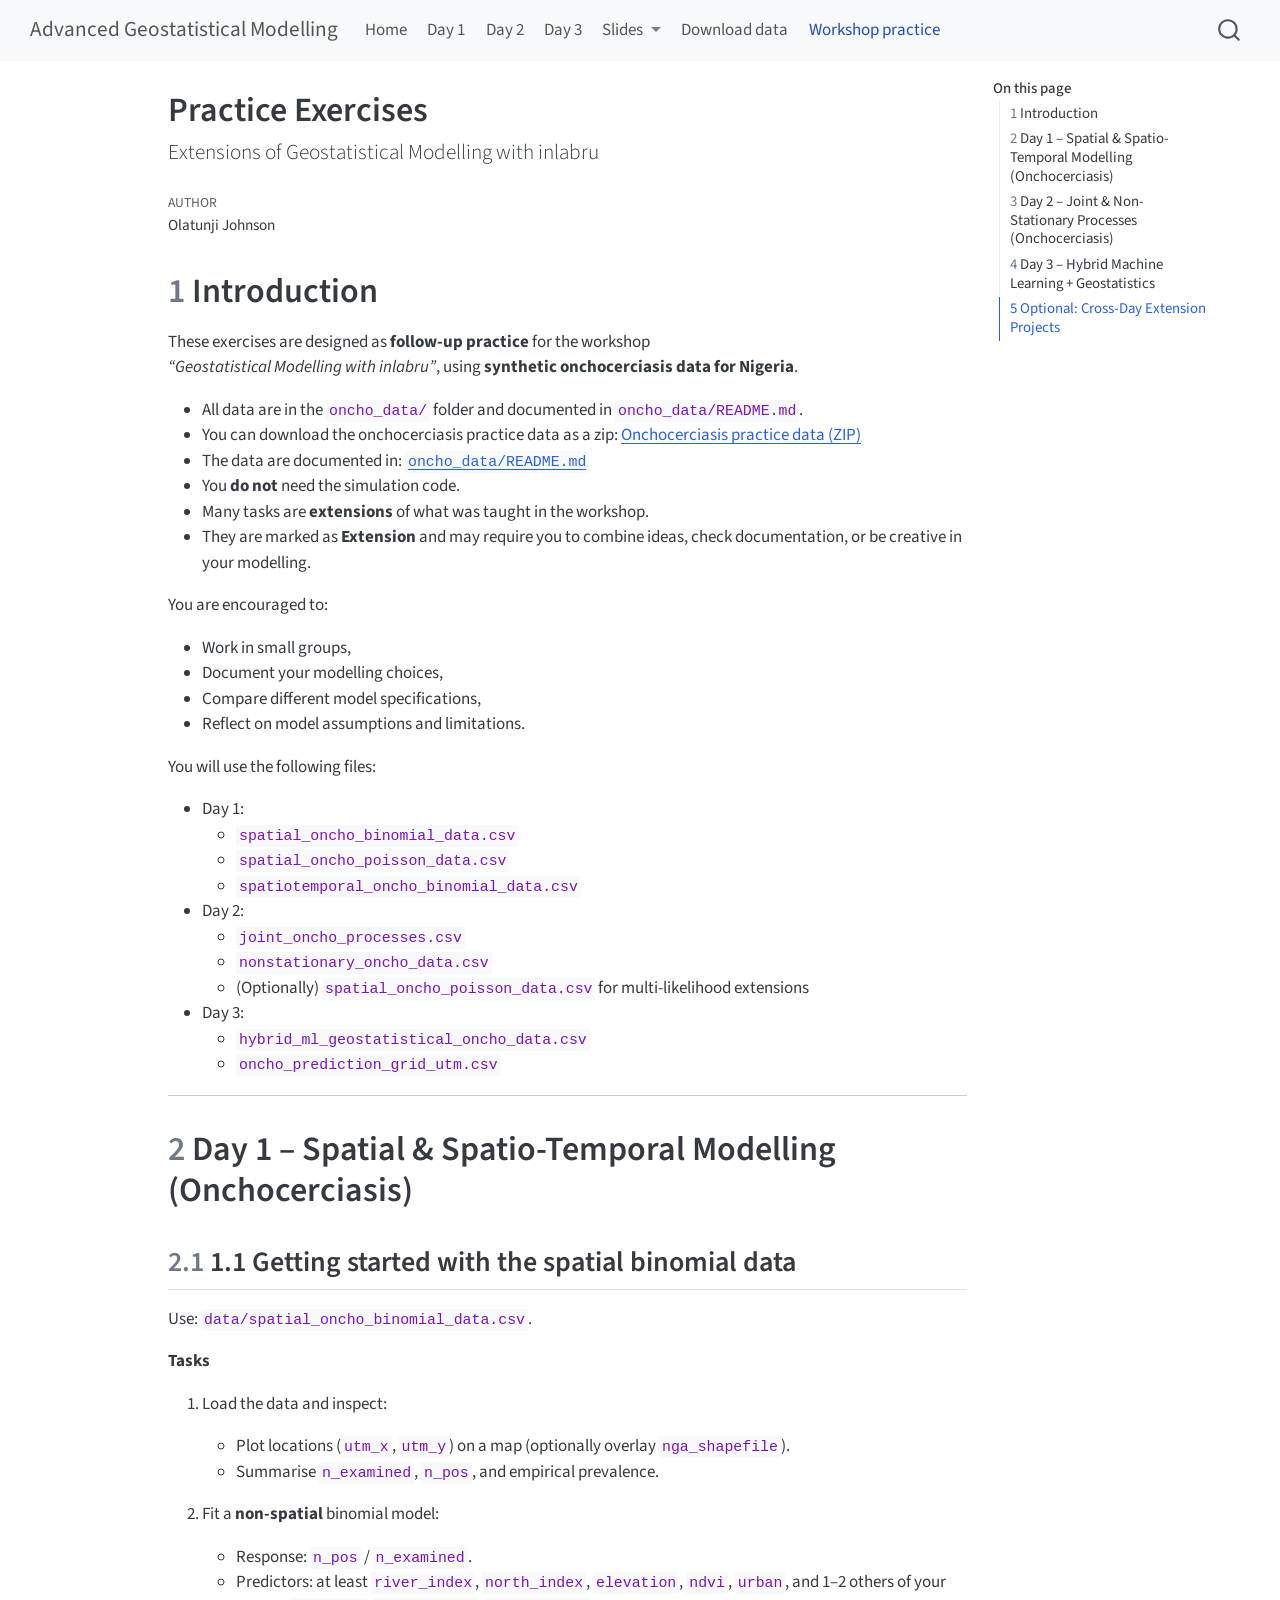
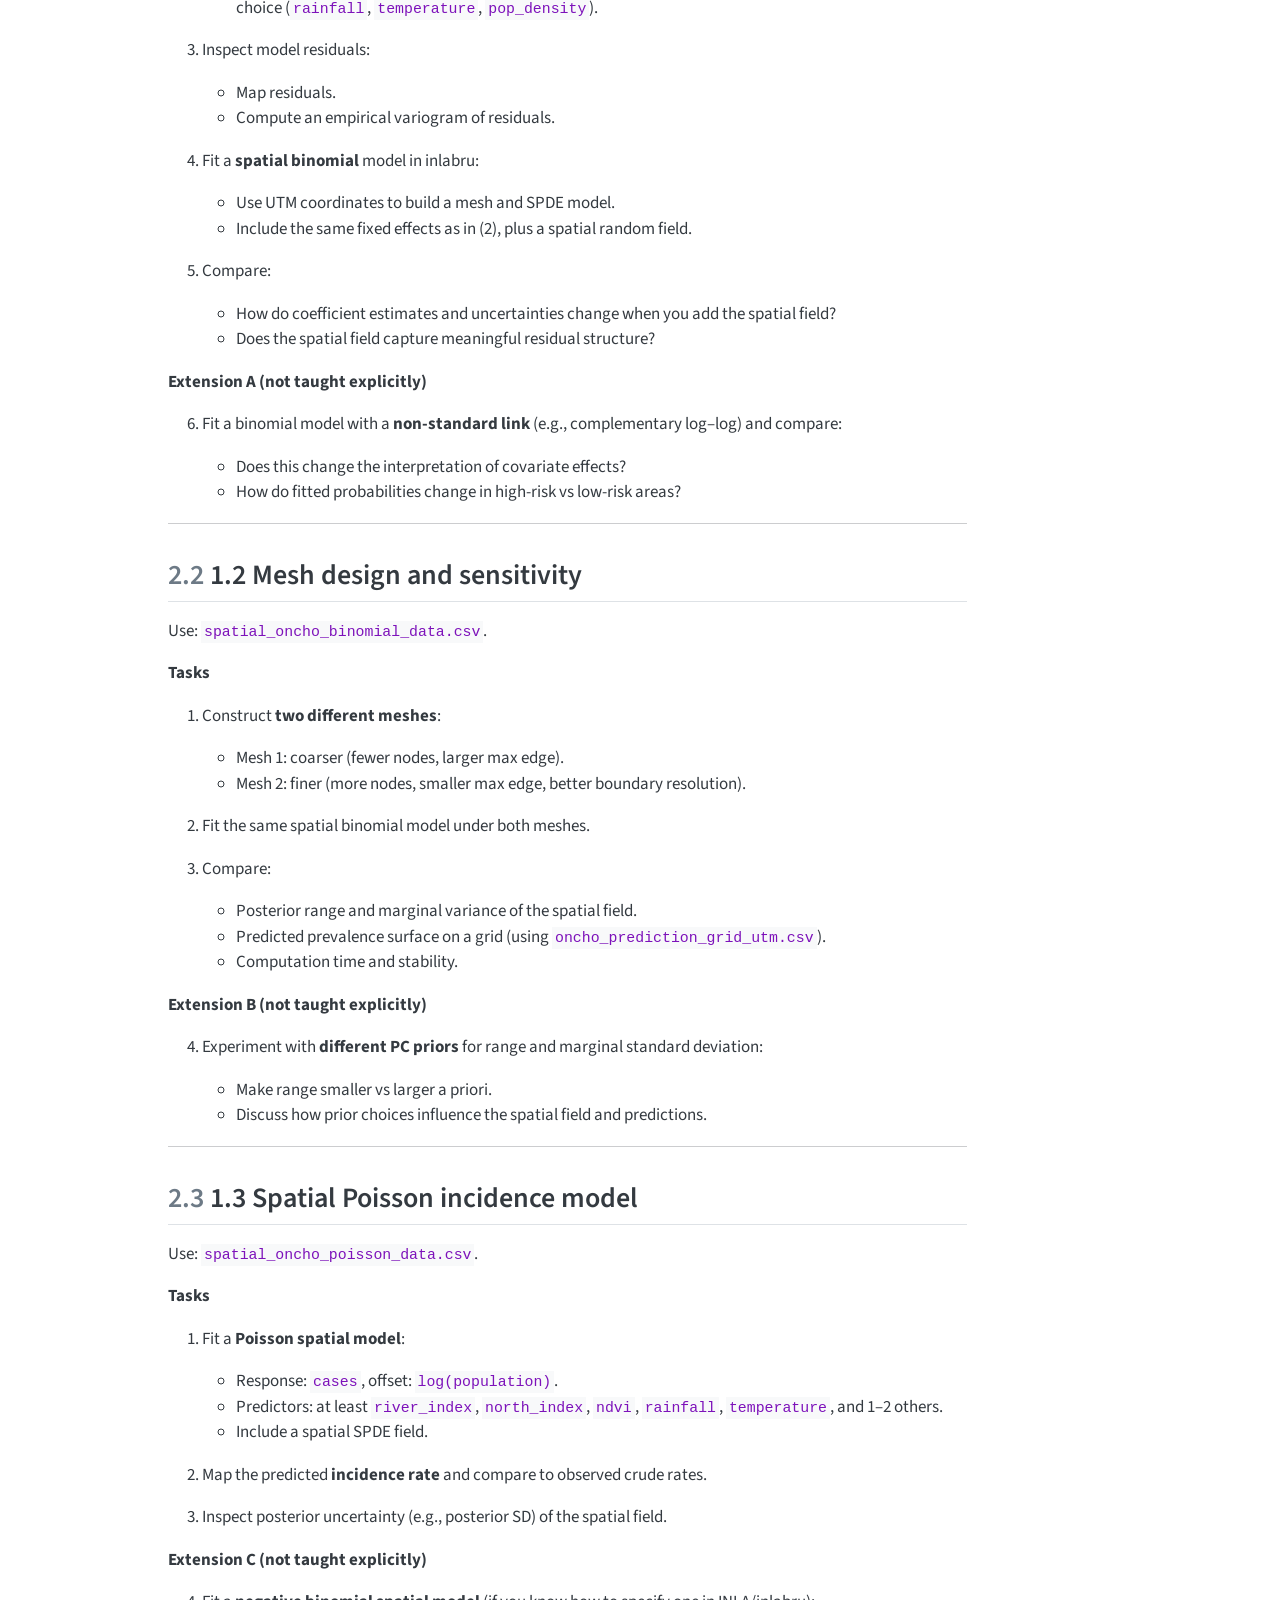
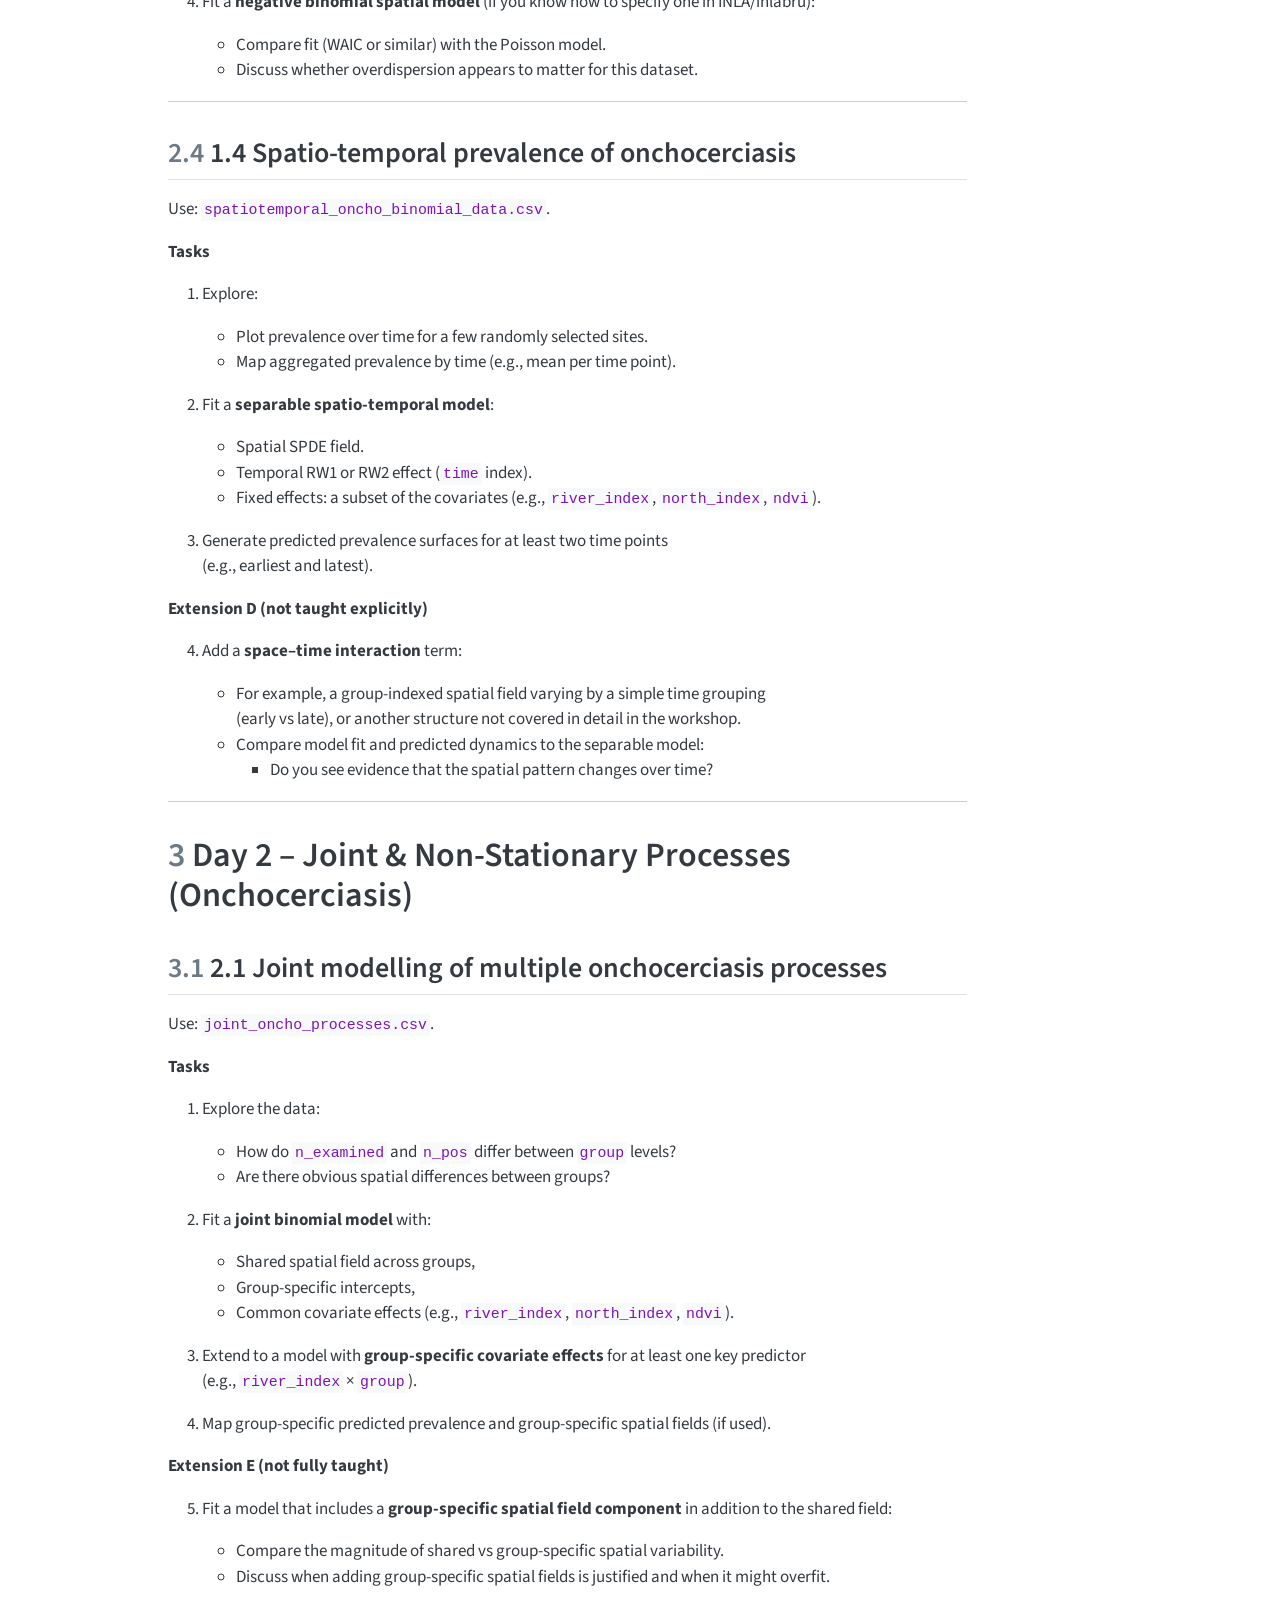
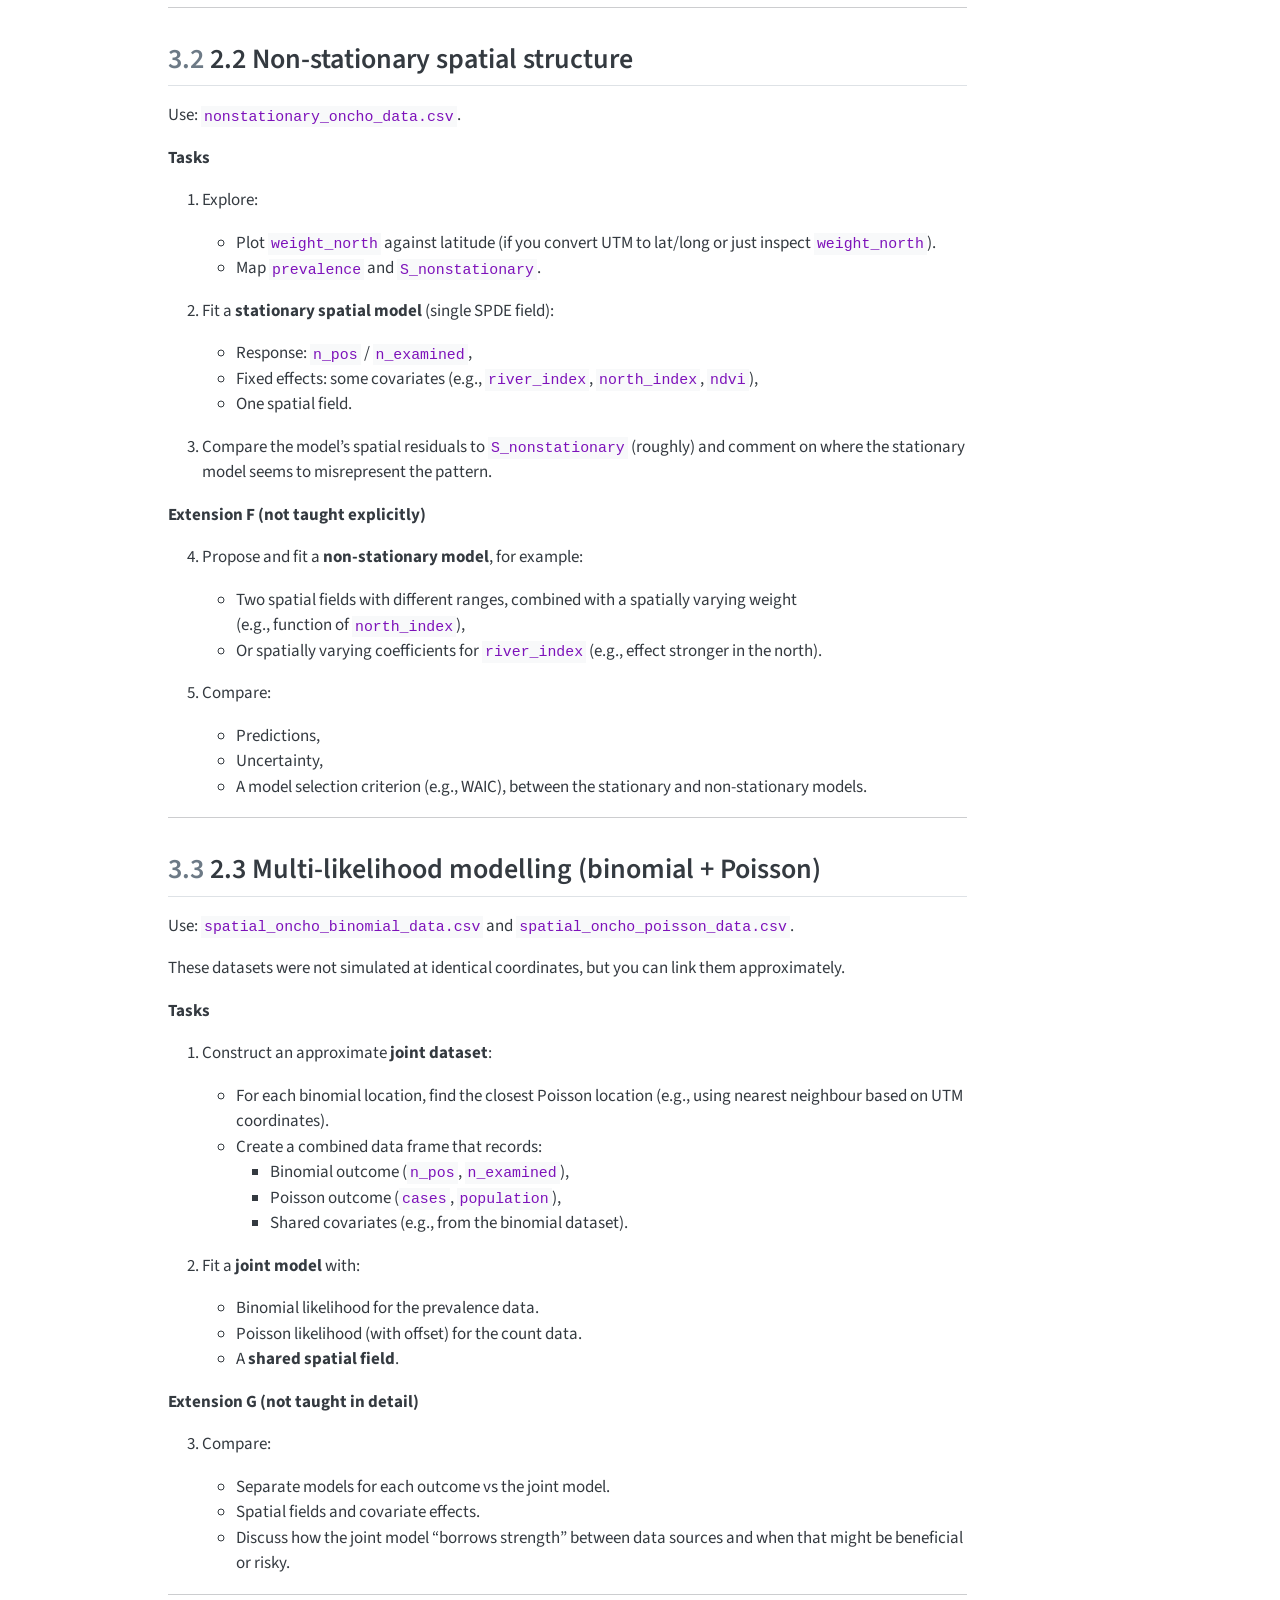
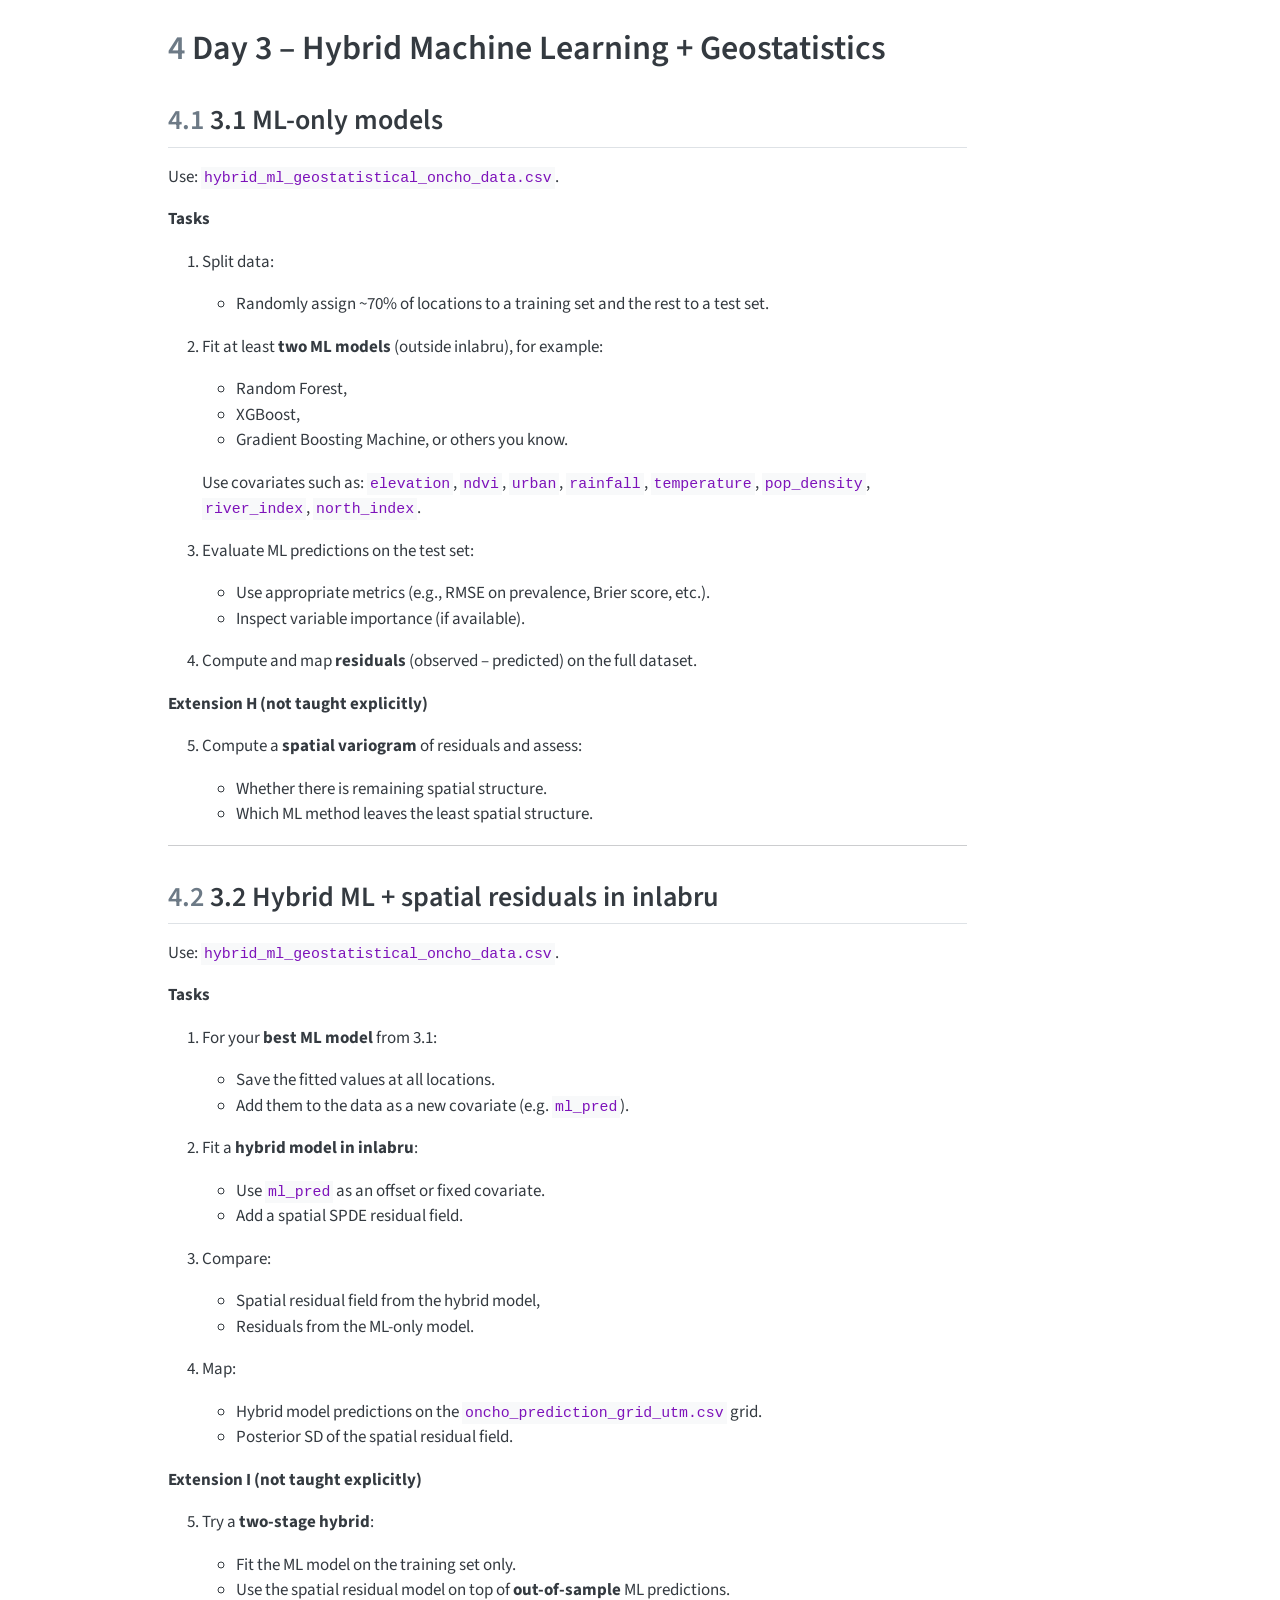
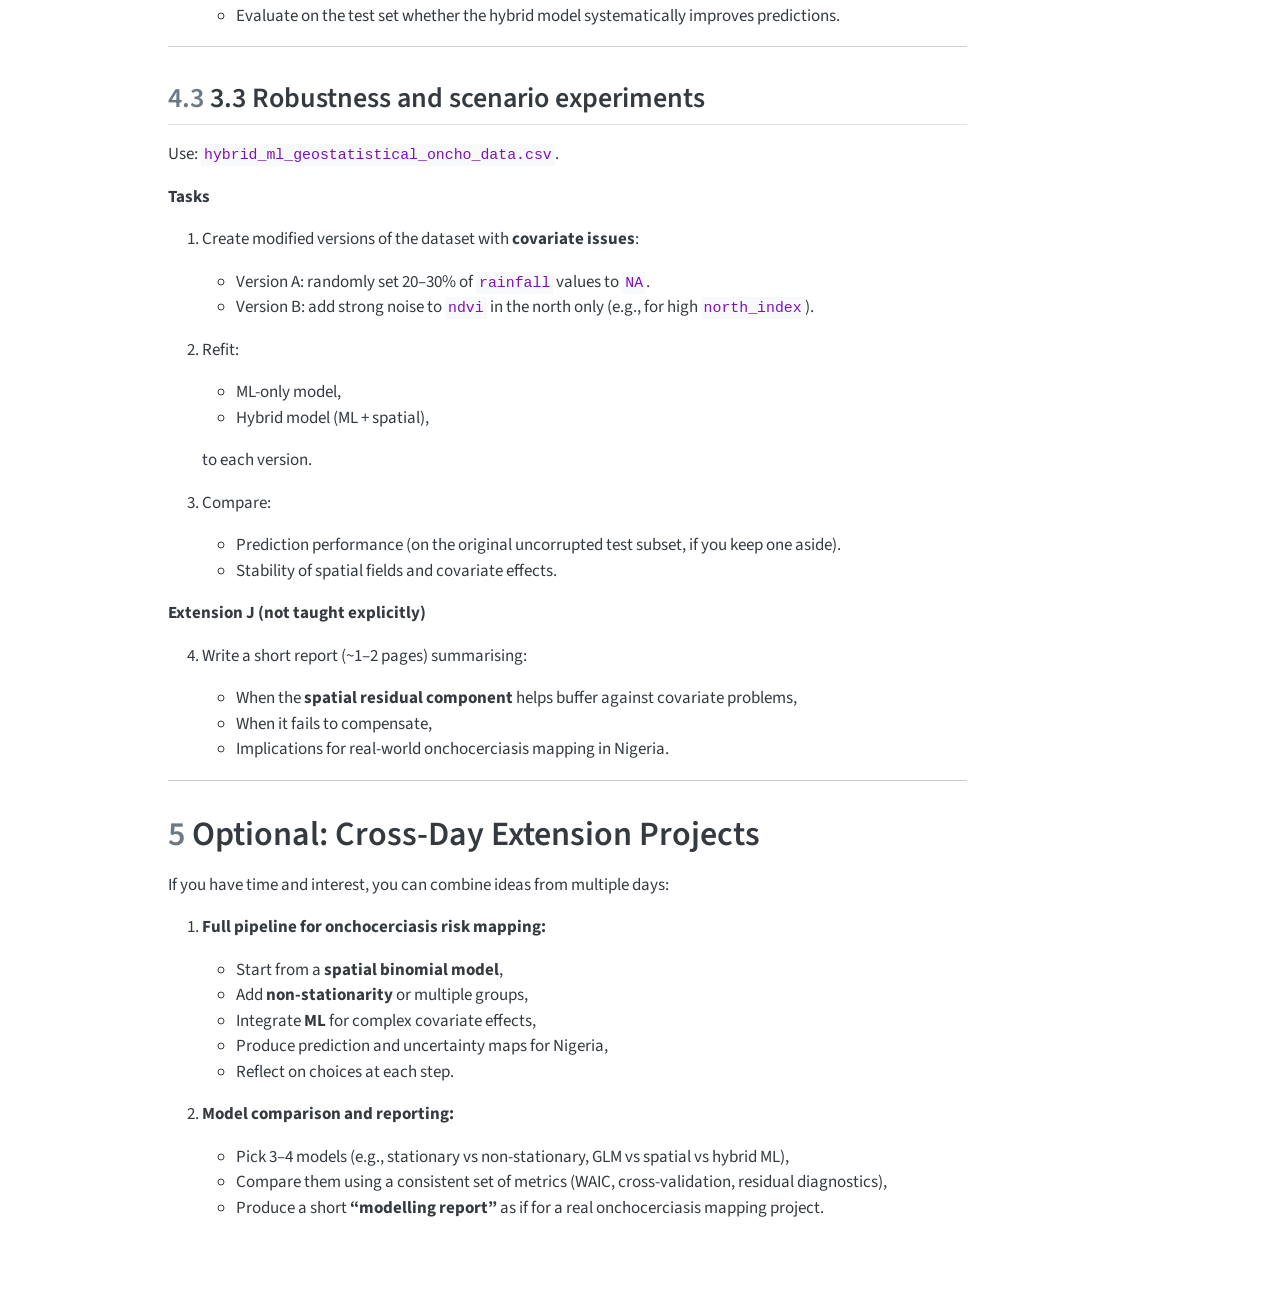
<file: docs/practice_ex.html>
<!DOCTYPE html>
<html xmlns="http://www.w3.org/1999/xhtml" lang="en" xml:lang="en"><head>

<meta charset="utf-8">
<meta name="generator" content="quarto-1.6.42">

<meta name="viewport" content="width=device-width, initial-scale=1.0, user-scalable=yes">

<meta name="author" content="Olatunji Johnson">

<title>Practice Exercises – Advanced Geostatistical Modelling</title>
<style>
code{white-space: pre-wrap;}
span.smallcaps{font-variant: small-caps;}
div.columns{display: flex; gap: min(4vw, 1.5em);}
div.column{flex: auto; overflow-x: auto;}
div.hanging-indent{margin-left: 1.5em; text-indent: -1.5em;}
ul.task-list{list-style: none;}
ul.task-list li input[type="checkbox"] {
  width: 0.8em;
  margin: 0 0.8em 0.2em -1em; /* quarto-specific, see https://github.com/quarto-dev/quarto-cli/issues/4556 */ 
  vertical-align: middle;
}
</style>


<script src="site_libs/quarto-nav/quarto-nav.js"></script>
<script src="site_libs/quarto-nav/headroom.min.js"></script>
<script src="site_libs/clipboard/clipboard.min.js"></script>
<script src="site_libs/quarto-search/autocomplete.umd.js"></script>
<script src="site_libs/quarto-search/fuse.min.js"></script>
<script src="site_libs/quarto-search/quarto-search.js"></script>
<meta name="quarto:offset" content="./">
<script src="site_libs/quarto-html/quarto.js"></script>
<script src="site_libs/quarto-html/popper.min.js"></script>
<script src="site_libs/quarto-html/tippy.umd.min.js"></script>
<script src="site_libs/quarto-html/anchor.min.js"></script>
<link href="site_libs/quarto-html/tippy.css" rel="stylesheet">
<link href="site_libs/quarto-html/quarto-syntax-highlighting-2f5df379a58b258e96c21c0638c20c03.css" rel="stylesheet" id="quarto-text-highlighting-styles">
<script src="site_libs/bootstrap/bootstrap.min.js"></script>
<link href="site_libs/bootstrap/bootstrap-icons.css" rel="stylesheet">
<link href="site_libs/bootstrap/bootstrap-89d830207bfa9d58fd33e7bbb3174db8.min.css" rel="stylesheet" append-hash="true" id="quarto-bootstrap" data-mode="light">
<script id="quarto-search-options" type="application/json">{
  "location": "navbar",
  "copy-button": false,
  "collapse-after": 3,
  "panel-placement": "end",
  "type": "overlay",
  "limit": 50,
  "keyboard-shortcut": [
    "f",
    "/",
    "s"
  ],
  "show-item-context": false,
  "language": {
    "search-no-results-text": "No results",
    "search-matching-documents-text": "matching documents",
    "search-copy-link-title": "Copy link to search",
    "search-hide-matches-text": "Hide additional matches",
    "search-more-match-text": "more match in this document",
    "search-more-matches-text": "more matches in this document",
    "search-clear-button-title": "Clear",
    "search-text-placeholder": "",
    "search-detached-cancel-button-title": "Cancel",
    "search-submit-button-title": "Submit",
    "search-label": "Search"
  }
}</script>


</head>

<body class="nav-fixed">

<div id="quarto-search-results"></div>
  <header id="quarto-header" class="headroom fixed-top">
    <nav class="navbar navbar-expand-lg " data-bs-theme="dark">
      <div class="navbar-container container-fluid">
      <div class="navbar-brand-container mx-auto">
    <a class="navbar-brand" href="./index.html">
    <span class="navbar-title">Advanced Geostatistical Modelling</span>
    </a>
  </div>
            <div id="quarto-search" class="" title="Search"></div>
          <button class="navbar-toggler" type="button" data-bs-toggle="collapse" data-bs-target="#navbarCollapse" aria-controls="navbarCollapse" role="menu" aria-expanded="false" aria-label="Toggle navigation" onclick="if (window.quartoToggleHeadroom) { window.quartoToggleHeadroom(); }">
  <span class="navbar-toggler-icon"></span>
</button>
          <div class="collapse navbar-collapse" id="navbarCollapse">
            <ul class="navbar-nav navbar-nav-scroll me-auto">
  <li class="nav-item">
    <a class="nav-link" href="./index.html"> 
<span class="menu-text">Home</span></a>
  </li>  
  <li class="nav-item">
    <a class="nav-link" href="./day1.html"> 
<span class="menu-text">Day 1</span></a>
  </li>  
  <li class="nav-item">
    <a class="nav-link" href="./day2.html"> 
<span class="menu-text">Day 2</span></a>
  </li>  
  <li class="nav-item">
    <a class="nav-link" href="./day3.html"> 
<span class="menu-text">Day 3</span></a>
  </li>  
  <li class="nav-item dropdown ">
    <a class="nav-link dropdown-toggle" href="#" id="nav-menu-slides" role="link" data-bs-toggle="dropdown" aria-expanded="false">
 <span class="menu-text">Slides</span>
    </a>
    <ul class="dropdown-menu" aria-labelledby="nav-menu-slides">    
        <li>
    <a class="dropdown-item" href="./slides/day1_slides.html">
 <span class="dropdown-text">Day 1 slides</span></a>
  </li>  
        <li>
    <a class="dropdown-item" href="./slides/day2_slides.html">
 <span class="dropdown-text">Day 2 slides</span></a>
  </li>  
        <li>
    <a class="dropdown-item" href="./slides/day3_slides.html">
 <span class="dropdown-text">Day 3 slides</span></a>
  </li>  
    </ul>
  </li>
  <li class="nav-item">
    <a class="nav-link" href="./data.zip"> 
<span class="menu-text">Download data</span></a>
  </li>  
  <li class="nav-item">
    <a class="nav-link active" href="./practice_ex.html" aria-current="page"> 
<span class="menu-text">Workshop practice</span></a>
  </li>  
</ul>
          </div> <!-- /navcollapse -->
            <div class="quarto-navbar-tools">
</div>
      </div> <!-- /container-fluid -->
    </nav>
</header>
<!-- content -->
<div id="quarto-content" class="quarto-container page-columns page-rows-contents page-layout-article page-navbar">
<!-- sidebar -->
<!-- margin-sidebar -->
    <div id="quarto-margin-sidebar" class="sidebar margin-sidebar">
        <nav id="TOC" role="doc-toc" class="toc-active">
    <h2 id="toc-title">On this page</h2>
   
  <ul>
  <li><a href="#introduction" id="toc-introduction" class="nav-link active" data-scroll-target="#introduction"><span class="header-section-number">1</span> Introduction</a></li>
  <li><a href="#day-1-spatial-spatio-temporal-modelling-onchocerciasis" id="toc-day-1-spatial-spatio-temporal-modelling-onchocerciasis" class="nav-link" data-scroll-target="#day-1-spatial-spatio-temporal-modelling-onchocerciasis"><span class="header-section-number">2</span> Day 1 – Spatial &amp; Spatio-Temporal Modelling (Onchocerciasis)</a>
  <ul class="collapse">
  <li><a href="#getting-started-with-the-spatial-binomial-data" id="toc-getting-started-with-the-spatial-binomial-data" class="nav-link" data-scroll-target="#getting-started-with-the-spatial-binomial-data"><span class="header-section-number">2.1</span> 1.1 Getting started with the spatial binomial data</a></li>
  <li><a href="#mesh-design-and-sensitivity" id="toc-mesh-design-and-sensitivity" class="nav-link" data-scroll-target="#mesh-design-and-sensitivity"><span class="header-section-number">2.2</span> 1.2 Mesh design and sensitivity</a></li>
  <li><a href="#spatial-poisson-incidence-model" id="toc-spatial-poisson-incidence-model" class="nav-link" data-scroll-target="#spatial-poisson-incidence-model"><span class="header-section-number">2.3</span> 1.3 Spatial Poisson incidence model</a></li>
  <li><a href="#spatio-temporal-prevalence-of-onchocerciasis" id="toc-spatio-temporal-prevalence-of-onchocerciasis" class="nav-link" data-scroll-target="#spatio-temporal-prevalence-of-onchocerciasis"><span class="header-section-number">2.4</span> 1.4 Spatio-temporal prevalence of onchocerciasis</a></li>
  </ul></li>
  <li><a href="#day-2-joint-non-stationary-processes-onchocerciasis" id="toc-day-2-joint-non-stationary-processes-onchocerciasis" class="nav-link" data-scroll-target="#day-2-joint-non-stationary-processes-onchocerciasis"><span class="header-section-number">3</span> Day 2 – Joint &amp; Non-Stationary Processes (Onchocerciasis)</a>
  <ul class="collapse">
  <li><a href="#joint-modelling-of-multiple-onchocerciasis-processes" id="toc-joint-modelling-of-multiple-onchocerciasis-processes" class="nav-link" data-scroll-target="#joint-modelling-of-multiple-onchocerciasis-processes"><span class="header-section-number">3.1</span> 2.1 Joint modelling of multiple onchocerciasis processes</a></li>
  <li><a href="#non-stationary-spatial-structure" id="toc-non-stationary-spatial-structure" class="nav-link" data-scroll-target="#non-stationary-spatial-structure"><span class="header-section-number">3.2</span> 2.2 Non-stationary spatial structure</a></li>
  <li><a href="#multi-likelihood-modelling-binomial-poisson" id="toc-multi-likelihood-modelling-binomial-poisson" class="nav-link" data-scroll-target="#multi-likelihood-modelling-binomial-poisson"><span class="header-section-number">3.3</span> 2.3 Multi-likelihood modelling (binomial + Poisson)</a></li>
  </ul></li>
  <li><a href="#day-3-hybrid-machine-learning-geostatistics" id="toc-day-3-hybrid-machine-learning-geostatistics" class="nav-link" data-scroll-target="#day-3-hybrid-machine-learning-geostatistics"><span class="header-section-number">4</span> Day 3 – Hybrid Machine Learning + Geostatistics</a>
  <ul class="collapse">
  <li><a href="#ml-only-models" id="toc-ml-only-models" class="nav-link" data-scroll-target="#ml-only-models"><span class="header-section-number">4.1</span> 3.1 ML-only models</a></li>
  <li><a href="#hybrid-ml-spatial-residuals-in-inlabru" id="toc-hybrid-ml-spatial-residuals-in-inlabru" class="nav-link" data-scroll-target="#hybrid-ml-spatial-residuals-in-inlabru"><span class="header-section-number">4.2</span> 3.2 Hybrid ML + spatial residuals in inlabru</a></li>
  <li><a href="#robustness-and-scenario-experiments" id="toc-robustness-and-scenario-experiments" class="nav-link" data-scroll-target="#robustness-and-scenario-experiments"><span class="header-section-number">4.3</span> 3.3 Robustness and scenario experiments</a></li>
  </ul></li>
  <li><a href="#optional-cross-day-extension-projects" id="toc-optional-cross-day-extension-projects" class="nav-link" data-scroll-target="#optional-cross-day-extension-projects"><span class="header-section-number">5</span> Optional: Cross-Day Extension Projects</a></li>
  </ul>
</nav>
    </div>
<!-- main -->
<main class="content" id="quarto-document-content">

<header id="title-block-header" class="quarto-title-block default">
<div class="quarto-title">
<h1 class="title">Practice Exercises</h1>
<p class="subtitle lead">Extensions of Geostatistical Modelling with inlabru</p>
</div>



<div class="quarto-title-meta">

    <div>
    <div class="quarto-title-meta-heading">Author</div>
    <div class="quarto-title-meta-contents">
             <p>Olatunji Johnson </p>
          </div>
  </div>
    
  
    
  </div>
  


</header>


<section id="introduction" class="level1" data-number="1">
<h1 data-number="1"><span class="header-section-number">1</span> Introduction</h1>
<p>These exercises are designed as <strong>follow-up practice</strong> for the workshop<br>
<em>“Geostatistical Modelling with inlabru”</em>, using <strong>synthetic onchocerciasis data for Nigeria</strong>.</p>
<ul>
<li>All data are in the <code>oncho_data/</code> folder and documented in <code>oncho_data/README.md</code>.</li>
<li>You can download the onchocerciasis practice data as a zip: <a href="oncho_data.zip">Onchocerciasis practice data (ZIP)</a></li>
<li>The data are documented in: <a href="oncho_data/README.md"><code>oncho_data/README.md</code></a></li>
<li>You <strong>do not</strong> need the simulation code.</li>
<li>Many tasks are <strong>extensions</strong> of what was taught in the workshop.<br>
</li>
<li>They are marked as <strong>Extension</strong> and may require you to combine ideas, check documentation, or be creative in your modelling.</li>
</ul>
<p>You are encouraged to:</p>
<ul>
<li>Work in small groups,</li>
<li>Document your modelling choices,</li>
<li>Compare different model specifications,</li>
<li>Reflect on model assumptions and limitations.</li>
</ul>
<p>You will use the following files:</p>
<ul>
<li>Day 1:
<ul>
<li><code>spatial_oncho_binomial_data.csv</code><br>
</li>
<li><code>spatial_oncho_poisson_data.csv</code><br>
</li>
<li><code>spatiotemporal_oncho_binomial_data.csv</code></li>
</ul></li>
<li>Day 2:
<ul>
<li><code>joint_oncho_processes.csv</code><br>
</li>
<li><code>nonstationary_oncho_data.csv</code><br>
</li>
<li>(Optionally) <code>spatial_oncho_poisson_data.csv</code> for multi-likelihood extensions</li>
</ul></li>
<li>Day 3:
<ul>
<li><code>hybrid_ml_geostatistical_oncho_data.csv</code><br>
</li>
<li><code>oncho_prediction_grid_utm.csv</code></li>
</ul></li>
</ul>
<hr>
</section>
<section id="day-1-spatial-spatio-temporal-modelling-onchocerciasis" class="level1" data-number="2">
<h1 data-number="2"><span class="header-section-number">2</span> Day 1 – Spatial &amp; Spatio-Temporal Modelling (Onchocerciasis)</h1>
<section id="getting-started-with-the-spatial-binomial-data" class="level2" data-number="2.1">
<h2 data-number="2.1" class="anchored" data-anchor-id="getting-started-with-the-spatial-binomial-data"><span class="header-section-number">2.1</span> 1.1 Getting started with the spatial binomial data</h2>
<p>Use: <code>data/spatial_oncho_binomial_data.csv</code>.</p>
<p><strong>Tasks</strong></p>
<ol type="1">
<li><p>Load the data and inspect:</p>
<ul>
<li>Plot locations (<code>utm_x</code>, <code>utm_y</code>) on a map (optionally overlay <code>nga_shapefile</code>).</li>
<li>Summarise <code>n_examined</code>, <code>n_pos</code>, and empirical prevalence.</li>
</ul></li>
<li><p>Fit a <strong>non-spatial</strong> binomial model:</p>
<ul>
<li>Response: <code>n_pos</code> / <code>n_examined</code>.<br>
</li>
<li>Predictors: at least <code>river_index</code>, <code>north_index</code>, <code>elevation</code>, <code>ndvi</code>, <code>urban</code>, and 1–2 others of your choice (<code>rainfall</code>, <code>temperature</code>, <code>pop_density</code>).</li>
</ul></li>
<li><p>Inspect model residuals:</p>
<ul>
<li>Map residuals.</li>
<li>Compute an empirical variogram of residuals.</li>
</ul></li>
<li><p>Fit a <strong>spatial binomial</strong> model in inlabru:</p>
<ul>
<li>Use UTM coordinates to build a mesh and SPDE model.</li>
<li>Include the same fixed effects as in (2), plus a spatial random field.</li>
</ul></li>
<li><p>Compare:</p>
<ul>
<li>How do coefficient estimates and uncertainties change when you add the spatial field?</li>
<li>Does the spatial field capture meaningful residual structure?</li>
</ul></li>
</ol>
<p><strong>Extension A (not taught explicitly)</strong></p>
<ol start="6" type="1">
<li><p>Fit a binomial model with a <strong>non-standard link</strong> (e.g., complementary log–log) and compare:</p>
<ul>
<li>Does this change the interpretation of covariate effects?</li>
<li>How do fitted probabilities change in high-risk vs low-risk areas?</li>
</ul></li>
</ol>
<hr>
</section>
<section id="mesh-design-and-sensitivity" class="level2" data-number="2.2">
<h2 data-number="2.2" class="anchored" data-anchor-id="mesh-design-and-sensitivity"><span class="header-section-number">2.2</span> 1.2 Mesh design and sensitivity</h2>
<p>Use: <code>spatial_oncho_binomial_data.csv</code>.</p>
<p><strong>Tasks</strong></p>
<ol type="1">
<li><p>Construct <strong>two different meshes</strong>:</p>
<ul>
<li>Mesh 1: coarser (fewer nodes, larger max edge).<br>
</li>
<li>Mesh 2: finer (more nodes, smaller max edge, better boundary resolution).</li>
</ul></li>
<li><p>Fit the same spatial binomial model under both meshes.</p></li>
<li><p>Compare:</p>
<ul>
<li>Posterior range and marginal variance of the spatial field.</li>
<li>Predicted prevalence surface on a grid (using <code>oncho_prediction_grid_utm.csv</code>).</li>
<li>Computation time and stability.</li>
</ul></li>
</ol>
<p><strong>Extension B (not taught explicitly)</strong></p>
<ol start="4" type="1">
<li><p>Experiment with <strong>different PC priors</strong> for range and marginal standard deviation:</p>
<ul>
<li>Make range smaller vs larger a priori.<br>
</li>
<li>Discuss how prior choices influence the spatial field and predictions.</li>
</ul></li>
</ol>
<hr>
</section>
<section id="spatial-poisson-incidence-model" class="level2" data-number="2.3">
<h2 data-number="2.3" class="anchored" data-anchor-id="spatial-poisson-incidence-model"><span class="header-section-number">2.3</span> 1.3 Spatial Poisson incidence model</h2>
<p>Use: <code>spatial_oncho_poisson_data.csv</code>.</p>
<p><strong>Tasks</strong></p>
<ol type="1">
<li><p>Fit a <strong>Poisson spatial model</strong>:</p>
<ul>
<li>Response: <code>cases</code>, offset: <code>log(population)</code>.<br>
</li>
<li>Predictors: at least <code>river_index</code>, <code>north_index</code>, <code>ndvi</code>, <code>rainfall</code>, <code>temperature</code>, and 1–2 others.</li>
<li>Include a spatial SPDE field.</li>
</ul></li>
<li><p>Map the predicted <strong>incidence rate</strong> and compare to observed crude rates.</p></li>
<li><p>Inspect posterior uncertainty (e.g., posterior SD) of the spatial field.</p></li>
</ol>
<p><strong>Extension C (not taught explicitly)</strong></p>
<ol start="4" type="1">
<li><p>Fit a <strong>negative binomial spatial model</strong> (if you know how to specify one in INLA/inlabru):</p>
<ul>
<li>Compare fit (WAIC or similar) with the Poisson model.</li>
<li>Discuss whether overdispersion appears to matter for this dataset.</li>
</ul></li>
</ol>
<hr>
</section>
<section id="spatio-temporal-prevalence-of-onchocerciasis" class="level2" data-number="2.4">
<h2 data-number="2.4" class="anchored" data-anchor-id="spatio-temporal-prevalence-of-onchocerciasis"><span class="header-section-number">2.4</span> 1.4 Spatio-temporal prevalence of onchocerciasis</h2>
<p>Use: <code>spatiotemporal_oncho_binomial_data.csv</code>.</p>
<p><strong>Tasks</strong></p>
<ol type="1">
<li><p>Explore:</p>
<ul>
<li>Plot prevalence over time for a few randomly selected sites.</li>
<li>Map aggregated prevalence by time (e.g., mean per time point).</li>
</ul></li>
<li><p>Fit a <strong>separable spatio-temporal model</strong>:</p>
<ul>
<li>Spatial SPDE field.</li>
<li>Temporal RW1 or RW2 effect (<code>time</code> index).</li>
<li>Fixed effects: a subset of the covariates (e.g., <code>river_index</code>, <code>north_index</code>, <code>ndvi</code>).</li>
</ul></li>
<li><p>Generate predicted prevalence surfaces for at least two time points<br>
(e.g., earliest and latest).</p></li>
</ol>
<p><strong>Extension D (not taught explicitly)</strong></p>
<ol start="4" type="1">
<li><p>Add a <strong>space–time interaction</strong> term:</p>
<ul>
<li>For example, a group-indexed spatial field varying by a simple time grouping<br>
(early vs late), or another structure not covered in detail in the workshop.</li>
<li>Compare model fit and predicted dynamics to the separable model:
<ul>
<li>Do you see evidence that the spatial pattern changes over time?</li>
</ul></li>
</ul></li>
</ol>
<hr>
</section>
</section>
<section id="day-2-joint-non-stationary-processes-onchocerciasis" class="level1" data-number="3">
<h1 data-number="3"><span class="header-section-number">3</span> Day 2 – Joint &amp; Non-Stationary Processes (Onchocerciasis)</h1>
<section id="joint-modelling-of-multiple-onchocerciasis-processes" class="level2" data-number="3.1">
<h2 data-number="3.1" class="anchored" data-anchor-id="joint-modelling-of-multiple-onchocerciasis-processes"><span class="header-section-number">3.1</span> 2.1 Joint modelling of multiple onchocerciasis processes</h2>
<p>Use: <code>joint_oncho_processes.csv</code>.</p>
<p><strong>Tasks</strong></p>
<ol type="1">
<li><p>Explore the data:</p>
<ul>
<li>How do <code>n_examined</code> and <code>n_pos</code> differ between <code>group</code> levels?</li>
<li>Are there obvious spatial differences between groups?</li>
</ul></li>
<li><p>Fit a <strong>joint binomial model</strong> with:</p>
<ul>
<li>Shared spatial field across groups,</li>
<li>Group-specific intercepts,</li>
<li>Common covariate effects (e.g., <code>river_index</code>, <code>north_index</code>, <code>ndvi</code>).</li>
</ul></li>
<li><p>Extend to a model with <strong>group-specific covariate effects</strong> for at least one key predictor<br>
(e.g., <code>river_index</code> × <code>group</code>).</p></li>
<li><p>Map group-specific predicted prevalence and group-specific spatial fields (if used).</p></li>
</ol>
<p><strong>Extension E (not fully taught)</strong></p>
<ol start="5" type="1">
<li><p>Fit a model that includes a <strong>group-specific spatial field component</strong> in addition to the shared field:</p>
<ul>
<li>Compare the magnitude of shared vs group-specific spatial variability.</li>
<li>Discuss when adding group-specific spatial fields is justified and when it might overfit.</li>
</ul></li>
</ol>
<hr>
</section>
<section id="non-stationary-spatial-structure" class="level2" data-number="3.2">
<h2 data-number="3.2" class="anchored" data-anchor-id="non-stationary-spatial-structure"><span class="header-section-number">3.2</span> 2.2 Non-stationary spatial structure</h2>
<p>Use: <code>nonstationary_oncho_data.csv</code>.</p>
<p><strong>Tasks</strong></p>
<ol type="1">
<li><p>Explore:</p>
<ul>
<li>Plot <code>weight_north</code> against latitude (if you convert UTM to lat/long or just inspect <code>weight_north</code>).<br>
</li>
<li>Map <code>prevalence</code> and <code>S_nonstationary</code>.</li>
</ul></li>
<li><p>Fit a <strong>stationary spatial model</strong> (single SPDE field):</p>
<ul>
<li>Response: <code>n_pos</code> / <code>n_examined</code>,</li>
<li>Fixed effects: some covariates (e.g., <code>river_index</code>, <code>north_index</code>, <code>ndvi</code>),</li>
<li>One spatial field.</li>
</ul></li>
<li><p>Compare the model’s spatial residuals to <code>S_nonstationary</code> (roughly) and comment on where the stationary model seems to misrepresent the pattern.</p></li>
</ol>
<p><strong>Extension F (not taught explicitly)</strong></p>
<ol start="4" type="1">
<li><p>Propose and fit a <strong>non-stationary model</strong>, for example:</p>
<ul>
<li>Two spatial fields with different ranges, combined with a spatially varying weight<br>
(e.g., function of <code>north_index</code>),</li>
<li>Or spatially varying coefficients for <code>river_index</code> (e.g., effect stronger in the north).</li>
</ul></li>
<li><p>Compare:</p>
<ul>
<li>Predictions,</li>
<li>Uncertainty,</li>
<li>A model selection criterion (e.g., WAIC), between the stationary and non-stationary models.</li>
</ul></li>
</ol>
<hr>
</section>
<section id="multi-likelihood-modelling-binomial-poisson" class="level2" data-number="3.3">
<h2 data-number="3.3" class="anchored" data-anchor-id="multi-likelihood-modelling-binomial-poisson"><span class="header-section-number">3.3</span> 2.3 Multi-likelihood modelling (binomial + Poisson)</h2>
<p>Use: <code>spatial_oncho_binomial_data.csv</code> and <code>spatial_oncho_poisson_data.csv</code>.</p>
<p>These datasets were not simulated at identical coordinates, but you can link them approximately.</p>
<p><strong>Tasks</strong></p>
<ol type="1">
<li><p>Construct an approximate <strong>joint dataset</strong>:</p>
<ul>
<li>For each binomial location, find the closest Poisson location (e.g., using nearest neighbour based on UTM coordinates).</li>
<li>Create a combined data frame that records:
<ul>
<li>Binomial outcome (<code>n_pos</code>, <code>n_examined</code>),</li>
<li>Poisson outcome (<code>cases</code>, <code>population</code>),</li>
<li>Shared covariates (e.g., from the binomial dataset).</li>
</ul></li>
</ul></li>
<li><p>Fit a <strong>joint model</strong> with:</p>
<ul>
<li>Binomial likelihood for the prevalence data.</li>
<li>Poisson likelihood (with offset) for the count data.</li>
<li>A <strong>shared spatial field</strong>.</li>
</ul></li>
</ol>
<p><strong>Extension G (not taught in detail)</strong></p>
<ol start="3" type="1">
<li><p>Compare:</p>
<ul>
<li>Separate models for each outcome vs the joint model.</li>
<li>Spatial fields and covariate effects.</li>
<li>Discuss how the joint model “borrows strength” between data sources and when that might be beneficial or risky.</li>
</ul></li>
</ol>
<hr>
</section>
</section>
<section id="day-3-hybrid-machine-learning-geostatistics" class="level1" data-number="4">
<h1 data-number="4"><span class="header-section-number">4</span> Day 3 – Hybrid Machine Learning + Geostatistics</h1>
<section id="ml-only-models" class="level2" data-number="4.1">
<h2 data-number="4.1" class="anchored" data-anchor-id="ml-only-models"><span class="header-section-number">4.1</span> 3.1 ML-only models</h2>
<p>Use: <code>hybrid_ml_geostatistical_oncho_data.csv</code>.</p>
<p><strong>Tasks</strong></p>
<ol type="1">
<li><p>Split data:</p>
<ul>
<li>Randomly assign ~70% of locations to a training set and the rest to a test set.</li>
</ul></li>
<li><p>Fit at least <strong>two ML models</strong> (outside inlabru), for example:</p>
<ul>
<li>Random Forest,</li>
<li>XGBoost,</li>
<li>Gradient Boosting Machine, or others you know.</li>
</ul>
<p>Use covariates such as: <code>elevation</code>, <code>ndvi</code>, <code>urban</code>, <code>rainfall</code>, <code>temperature</code>, <code>pop_density</code>, <code>river_index</code>, <code>north_index</code>.</p></li>
<li><p>Evaluate ML predictions on the test set:</p>
<ul>
<li>Use appropriate metrics (e.g., RMSE on prevalence, Brier score, etc.).</li>
<li>Inspect variable importance (if available).</li>
</ul></li>
<li><p>Compute and map <strong>residuals</strong> (observed – predicted) on the full dataset.</p></li>
</ol>
<p><strong>Extension H (not taught explicitly)</strong></p>
<ol start="5" type="1">
<li><p>Compute a <strong>spatial variogram</strong> of residuals and assess:</p>
<ul>
<li>Whether there is remaining spatial structure.</li>
<li>Which ML method leaves the least spatial structure.</li>
</ul></li>
</ol>
<hr>
</section>
<section id="hybrid-ml-spatial-residuals-in-inlabru" class="level2" data-number="4.2">
<h2 data-number="4.2" class="anchored" data-anchor-id="hybrid-ml-spatial-residuals-in-inlabru"><span class="header-section-number">4.2</span> 3.2 Hybrid ML + spatial residuals in inlabru</h2>
<p>Use: <code>hybrid_ml_geostatistical_oncho_data.csv</code>.</p>
<p><strong>Tasks</strong></p>
<ol type="1">
<li><p>For your <strong>best ML model</strong> from 3.1:</p>
<ul>
<li>Save the fitted values at all locations.</li>
<li>Add them to the data as a new covariate (e.g.&nbsp;<code>ml_pred</code>).</li>
</ul></li>
<li><p>Fit a <strong>hybrid model in inlabru</strong>:</p>
<ul>
<li>Use <code>ml_pred</code> as an offset or fixed covariate.</li>
<li>Add a spatial SPDE residual field.</li>
</ul></li>
<li><p>Compare:</p>
<ul>
<li>Spatial residual field from the hybrid model,</li>
<li>Residuals from the ML-only model.</li>
</ul></li>
<li><p>Map:</p>
<ul>
<li>Hybrid model predictions on the <code>oncho_prediction_grid_utm.csv</code> grid.</li>
<li>Posterior SD of the spatial residual field.</li>
</ul></li>
</ol>
<p><strong>Extension I (not taught explicitly)</strong></p>
<ol start="5" type="1">
<li><p>Try a <strong>two-stage hybrid</strong>:</p>
<ul>
<li>Fit the ML model on the training set only.</li>
<li>Use the spatial residual model on top of <strong>out-of-sample</strong> ML predictions.</li>
<li>Evaluate on the test set whether the hybrid model systematically improves predictions.</li>
</ul></li>
</ol>
<hr>
</section>
<section id="robustness-and-scenario-experiments" class="level2" data-number="4.3">
<h2 data-number="4.3" class="anchored" data-anchor-id="robustness-and-scenario-experiments"><span class="header-section-number">4.3</span> 3.3 Robustness and scenario experiments</h2>
<p>Use: <code>hybrid_ml_geostatistical_oncho_data.csv</code>.</p>
<p><strong>Tasks</strong></p>
<ol type="1">
<li><p>Create modified versions of the dataset with <strong>covariate issues</strong>:</p>
<ul>
<li>Version A: randomly set 20–30% of <code>rainfall</code> values to <code>NA</code>.</li>
<li>Version B: add strong noise to <code>ndvi</code> in the north only (e.g., for high <code>north_index</code>).</li>
</ul></li>
<li><p>Refit:</p>
<ul>
<li>ML-only model,</li>
<li>Hybrid model (ML + spatial),</li>
</ul>
<p>to each version.</p></li>
<li><p>Compare:</p>
<ul>
<li>Prediction performance (on the original uncorrupted test subset, if you keep one aside).</li>
<li>Stability of spatial fields and covariate effects.</li>
</ul></li>
</ol>
<p><strong>Extension J (not taught explicitly)</strong></p>
<ol start="4" type="1">
<li><p>Write a short report (~1–2 pages) summarising:</p>
<ul>
<li>When the <strong>spatial residual component</strong> helps buffer against covariate problems,</li>
<li>When it fails to compensate,</li>
<li>Implications for real-world onchocerciasis mapping in Nigeria.</li>
</ul></li>
</ol>
<hr>
</section>
</section>
<section id="optional-cross-day-extension-projects" class="level1" data-number="5">
<h1 data-number="5"><span class="header-section-number">5</span> Optional: Cross-Day Extension Projects</h1>
<p>If you have time and interest, you can combine ideas from multiple days:</p>
<ol type="1">
<li><p><strong>Full pipeline for onchocerciasis risk mapping:</strong></p>
<ul>
<li>Start from a <strong>spatial binomial model</strong>,</li>
<li>Add <strong>non-stationarity</strong> or multiple groups,</li>
<li>Integrate <strong>ML</strong> for complex covariate effects,</li>
<li>Produce prediction and uncertainty maps for Nigeria,</li>
<li>Reflect on choices at each step.</li>
</ul></li>
<li><p><strong>Model comparison and reporting:</strong></p>
<ul>
<li>Pick 3–4 models (e.g., stationary vs non-stationary, GLM vs spatial vs hybrid ML),</li>
<li>Compare them using a consistent set of metrics (WAIC, cross-validation, residual diagnostics),</li>
<li>Produce a short <strong>“modelling report”</strong> as if for a real onchocerciasis mapping project.</li>
</ul></li>
</ol>


</section>

</main> <!-- /main -->
<script id="quarto-html-after-body" type="application/javascript">
window.document.addEventListener("DOMContentLoaded", function (event) {
  const toggleBodyColorMode = (bsSheetEl) => {
    const mode = bsSheetEl.getAttribute("data-mode");
    const bodyEl = window.document.querySelector("body");
    if (mode === "dark") {
      bodyEl.classList.add("quarto-dark");
      bodyEl.classList.remove("quarto-light");
    } else {
      bodyEl.classList.add("quarto-light");
      bodyEl.classList.remove("quarto-dark");
    }
  }
  const toggleBodyColorPrimary = () => {
    const bsSheetEl = window.document.querySelector("link#quarto-bootstrap");
    if (bsSheetEl) {
      toggleBodyColorMode(bsSheetEl);
    }
  }
  toggleBodyColorPrimary();  
  const icon = "";
  const anchorJS = new window.AnchorJS();
  anchorJS.options = {
    placement: 'right',
    icon: icon
  };
  anchorJS.add('.anchored');
  const isCodeAnnotation = (el) => {
    for (const clz of el.classList) {
      if (clz.startsWith('code-annotation-')) {                     
        return true;
      }
    }
    return false;
  }
  const onCopySuccess = function(e) {
    // button target
    const button = e.trigger;
    // don't keep focus
    button.blur();
    // flash "checked"
    button.classList.add('code-copy-button-checked');
    var currentTitle = button.getAttribute("title");
    button.setAttribute("title", "Copied!");
    let tooltip;
    if (window.bootstrap) {
      button.setAttribute("data-bs-toggle", "tooltip");
      button.setAttribute("data-bs-placement", "left");
      button.setAttribute("data-bs-title", "Copied!");
      tooltip = new bootstrap.Tooltip(button, 
        { trigger: "manual", 
          customClass: "code-copy-button-tooltip",
          offset: [0, -8]});
      tooltip.show();    
    }
    setTimeout(function() {
      if (tooltip) {
        tooltip.hide();
        button.removeAttribute("data-bs-title");
        button.removeAttribute("data-bs-toggle");
        button.removeAttribute("data-bs-placement");
      }
      button.setAttribute("title", currentTitle);
      button.classList.remove('code-copy-button-checked');
    }, 1000);
    // clear code selection
    e.clearSelection();
  }
  const getTextToCopy = function(trigger) {
      const codeEl = trigger.previousElementSibling.cloneNode(true);
      for (const childEl of codeEl.children) {
        if (isCodeAnnotation(childEl)) {
          childEl.remove();
        }
      }
      return codeEl.innerText;
  }
  const clipboard = new window.ClipboardJS('.code-copy-button:not([data-in-quarto-modal])', {
    text: getTextToCopy
  });
  clipboard.on('success', onCopySuccess);
  if (window.document.getElementById('quarto-embedded-source-code-modal')) {
    const clipboardModal = new window.ClipboardJS('.code-copy-button[data-in-quarto-modal]', {
      text: getTextToCopy,
      container: window.document.getElementById('quarto-embedded-source-code-modal')
    });
    clipboardModal.on('success', onCopySuccess);
  }
    var localhostRegex = new RegExp(/^(?:http|https):\/\/localhost\:?[0-9]*\//);
    var mailtoRegex = new RegExp(/^mailto:/);
      var filterRegex = new RegExp('/' + window.location.host + '/');
    var isInternal = (href) => {
        return filterRegex.test(href) || localhostRegex.test(href) || mailtoRegex.test(href);
    }
    // Inspect non-navigation links and adorn them if external
 	var links = window.document.querySelectorAll('a[href]:not(.nav-link):not(.navbar-brand):not(.toc-action):not(.sidebar-link):not(.sidebar-item-toggle):not(.pagination-link):not(.no-external):not([aria-hidden]):not(.dropdown-item):not(.quarto-navigation-tool):not(.about-link)');
    for (var i=0; i<links.length; i++) {
      const link = links[i];
      if (!isInternal(link.href)) {
        // undo the damage that might have been done by quarto-nav.js in the case of
        // links that we want to consider external
        if (link.dataset.originalHref !== undefined) {
          link.href = link.dataset.originalHref;
        }
      }
    }
  function tippyHover(el, contentFn, onTriggerFn, onUntriggerFn) {
    const config = {
      allowHTML: true,
      maxWidth: 500,
      delay: 100,
      arrow: false,
      appendTo: function(el) {
          return el.parentElement;
      },
      interactive: true,
      interactiveBorder: 10,
      theme: 'quarto',
      placement: 'bottom-start',
    };
    if (contentFn) {
      config.content = contentFn;
    }
    if (onTriggerFn) {
      config.onTrigger = onTriggerFn;
    }
    if (onUntriggerFn) {
      config.onUntrigger = onUntriggerFn;
    }
    window.tippy(el, config); 
  }
  const noterefs = window.document.querySelectorAll('a[role="doc-noteref"]');
  for (var i=0; i<noterefs.length; i++) {
    const ref = noterefs[i];
    tippyHover(ref, function() {
      // use id or data attribute instead here
      let href = ref.getAttribute('data-footnote-href') || ref.getAttribute('href');
      try { href = new URL(href).hash; } catch {}
      const id = href.replace(/^#\/?/, "");
      const note = window.document.getElementById(id);
      if (note) {
        return note.innerHTML;
      } else {
        return "";
      }
    });
  }
  const xrefs = window.document.querySelectorAll('a.quarto-xref');
  const processXRef = (id, note) => {
    // Strip column container classes
    const stripColumnClz = (el) => {
      el.classList.remove("page-full", "page-columns");
      if (el.children) {
        for (const child of el.children) {
          stripColumnClz(child);
        }
      }
    }
    stripColumnClz(note)
    if (id === null || id.startsWith('sec-')) {
      // Special case sections, only their first couple elements
      const container = document.createElement("div");
      if (note.children && note.children.length > 2) {
        container.appendChild(note.children[0].cloneNode(true));
        for (let i = 1; i < note.children.length; i++) {
          const child = note.children[i];
          if (child.tagName === "P" && child.innerText === "") {
            continue;
          } else {
            container.appendChild(child.cloneNode(true));
            break;
          }
        }
        if (window.Quarto?.typesetMath) {
          window.Quarto.typesetMath(container);
        }
        return container.innerHTML
      } else {
        if (window.Quarto?.typesetMath) {
          window.Quarto.typesetMath(note);
        }
        return note.innerHTML;
      }
    } else {
      // Remove any anchor links if they are present
      const anchorLink = note.querySelector('a.anchorjs-link');
      if (anchorLink) {
        anchorLink.remove();
      }
      if (window.Quarto?.typesetMath) {
        window.Quarto.typesetMath(note);
      }
      if (note.classList.contains("callout")) {
        return note.outerHTML;
      } else {
        return note.innerHTML;
      }
    }
  }
  for (var i=0; i<xrefs.length; i++) {
    const xref = xrefs[i];
    tippyHover(xref, undefined, function(instance) {
      instance.disable();
      let url = xref.getAttribute('href');
      let hash = undefined; 
      if (url.startsWith('#')) {
        hash = url;
      } else {
        try { hash = new URL(url).hash; } catch {}
      }
      if (hash) {
        const id = hash.replace(/^#\/?/, "");
        const note = window.document.getElementById(id);
        if (note !== null) {
          try {
            const html = processXRef(id, note.cloneNode(true));
            instance.setContent(html);
          } finally {
            instance.enable();
            instance.show();
          }
        } else {
          // See if we can fetch this
          fetch(url.split('#')[0])
          .then(res => res.text())
          .then(html => {
            const parser = new DOMParser();
            const htmlDoc = parser.parseFromString(html, "text/html");
            const note = htmlDoc.getElementById(id);
            if (note !== null) {
              const html = processXRef(id, note);
              instance.setContent(html);
            } 
          }).finally(() => {
            instance.enable();
            instance.show();
          });
        }
      } else {
        // See if we can fetch a full url (with no hash to target)
        // This is a special case and we should probably do some content thinning / targeting
        fetch(url)
        .then(res => res.text())
        .then(html => {
          const parser = new DOMParser();
          const htmlDoc = parser.parseFromString(html, "text/html");
          const note = htmlDoc.querySelector('main.content');
          if (note !== null) {
            // This should only happen for chapter cross references
            // (since there is no id in the URL)
            // remove the first header
            if (note.children.length > 0 && note.children[0].tagName === "HEADER") {
              note.children[0].remove();
            }
            const html = processXRef(null, note);
            instance.setContent(html);
          } 
        }).finally(() => {
          instance.enable();
          instance.show();
        });
      }
    }, function(instance) {
    });
  }
      let selectedAnnoteEl;
      const selectorForAnnotation = ( cell, annotation) => {
        let cellAttr = 'data-code-cell="' + cell + '"';
        let lineAttr = 'data-code-annotation="' +  annotation + '"';
        const selector = 'span[' + cellAttr + '][' + lineAttr + ']';
        return selector;
      }
      const selectCodeLines = (annoteEl) => {
        const doc = window.document;
        const targetCell = annoteEl.getAttribute("data-target-cell");
        const targetAnnotation = annoteEl.getAttribute("data-target-annotation");
        const annoteSpan = window.document.querySelector(selectorForAnnotation(targetCell, targetAnnotation));
        const lines = annoteSpan.getAttribute("data-code-lines").split(",");
        const lineIds = lines.map((line) => {
          return targetCell + "-" + line;
        })
        let top = null;
        let height = null;
        let parent = null;
        if (lineIds.length > 0) {
            //compute the position of the single el (top and bottom and make a div)
            const el = window.document.getElementById(lineIds[0]);
            top = el.offsetTop;
            height = el.offsetHeight;
            parent = el.parentElement.parentElement;
          if (lineIds.length > 1) {
            const lastEl = window.document.getElementById(lineIds[lineIds.length - 1]);
            const bottom = lastEl.offsetTop + lastEl.offsetHeight;
            height = bottom - top;
          }
          if (top !== null && height !== null && parent !== null) {
            // cook up a div (if necessary) and position it 
            let div = window.document.getElementById("code-annotation-line-highlight");
            if (div === null) {
              div = window.document.createElement("div");
              div.setAttribute("id", "code-annotation-line-highlight");
              div.style.position = 'absolute';
              parent.appendChild(div);
            }
            div.style.top = top - 2 + "px";
            div.style.height = height + 4 + "px";
            div.style.left = 0;
            let gutterDiv = window.document.getElementById("code-annotation-line-highlight-gutter");
            if (gutterDiv === null) {
              gutterDiv = window.document.createElement("div");
              gutterDiv.setAttribute("id", "code-annotation-line-highlight-gutter");
              gutterDiv.style.position = 'absolute';
              const codeCell = window.document.getElementById(targetCell);
              const gutter = codeCell.querySelector('.code-annotation-gutter');
              gutter.appendChild(gutterDiv);
            }
            gutterDiv.style.top = top - 2 + "px";
            gutterDiv.style.height = height + 4 + "px";
          }
          selectedAnnoteEl = annoteEl;
        }
      };
      const unselectCodeLines = () => {
        const elementsIds = ["code-annotation-line-highlight", "code-annotation-line-highlight-gutter"];
        elementsIds.forEach((elId) => {
          const div = window.document.getElementById(elId);
          if (div) {
            div.remove();
          }
        });
        selectedAnnoteEl = undefined;
      };
        // Handle positioning of the toggle
    window.addEventListener(
      "resize",
      throttle(() => {
        elRect = undefined;
        if (selectedAnnoteEl) {
          selectCodeLines(selectedAnnoteEl);
        }
      }, 10)
    );
    function throttle(fn, ms) {
    let throttle = false;
    let timer;
      return (...args) => {
        if(!throttle) { // first call gets through
            fn.apply(this, args);
            throttle = true;
        } else { // all the others get throttled
            if(timer) clearTimeout(timer); // cancel #2
            timer = setTimeout(() => {
              fn.apply(this, args);
              timer = throttle = false;
            }, ms);
        }
      };
    }
      // Attach click handler to the DT
      const annoteDls = window.document.querySelectorAll('dt[data-target-cell]');
      for (const annoteDlNode of annoteDls) {
        annoteDlNode.addEventListener('click', (event) => {
          const clickedEl = event.target;
          if (clickedEl !== selectedAnnoteEl) {
            unselectCodeLines();
            const activeEl = window.document.querySelector('dt[data-target-cell].code-annotation-active');
            if (activeEl) {
              activeEl.classList.remove('code-annotation-active');
            }
            selectCodeLines(clickedEl);
            clickedEl.classList.add('code-annotation-active');
          } else {
            // Unselect the line
            unselectCodeLines();
            clickedEl.classList.remove('code-annotation-active');
          }
        });
      }
  const findCites = (el) => {
    const parentEl = el.parentElement;
    if (parentEl) {
      const cites = parentEl.dataset.cites;
      if (cites) {
        return {
          el,
          cites: cites.split(' ')
        };
      } else {
        return findCites(el.parentElement)
      }
    } else {
      return undefined;
    }
  };
  var bibliorefs = window.document.querySelectorAll('a[role="doc-biblioref"]');
  for (var i=0; i<bibliorefs.length; i++) {
    const ref = bibliorefs[i];
    const citeInfo = findCites(ref);
    if (citeInfo) {
      tippyHover(citeInfo.el, function() {
        var popup = window.document.createElement('div');
        citeInfo.cites.forEach(function(cite) {
          var citeDiv = window.document.createElement('div');
          citeDiv.classList.add('hanging-indent');
          citeDiv.classList.add('csl-entry');
          var biblioDiv = window.document.getElementById('ref-' + cite);
          if (biblioDiv) {
            citeDiv.innerHTML = biblioDiv.innerHTML;
          }
          popup.appendChild(citeDiv);
        });
        return popup.innerHTML;
      });
    }
  }
});
</script>
</div> <!-- /content -->




</body></html>
</file>
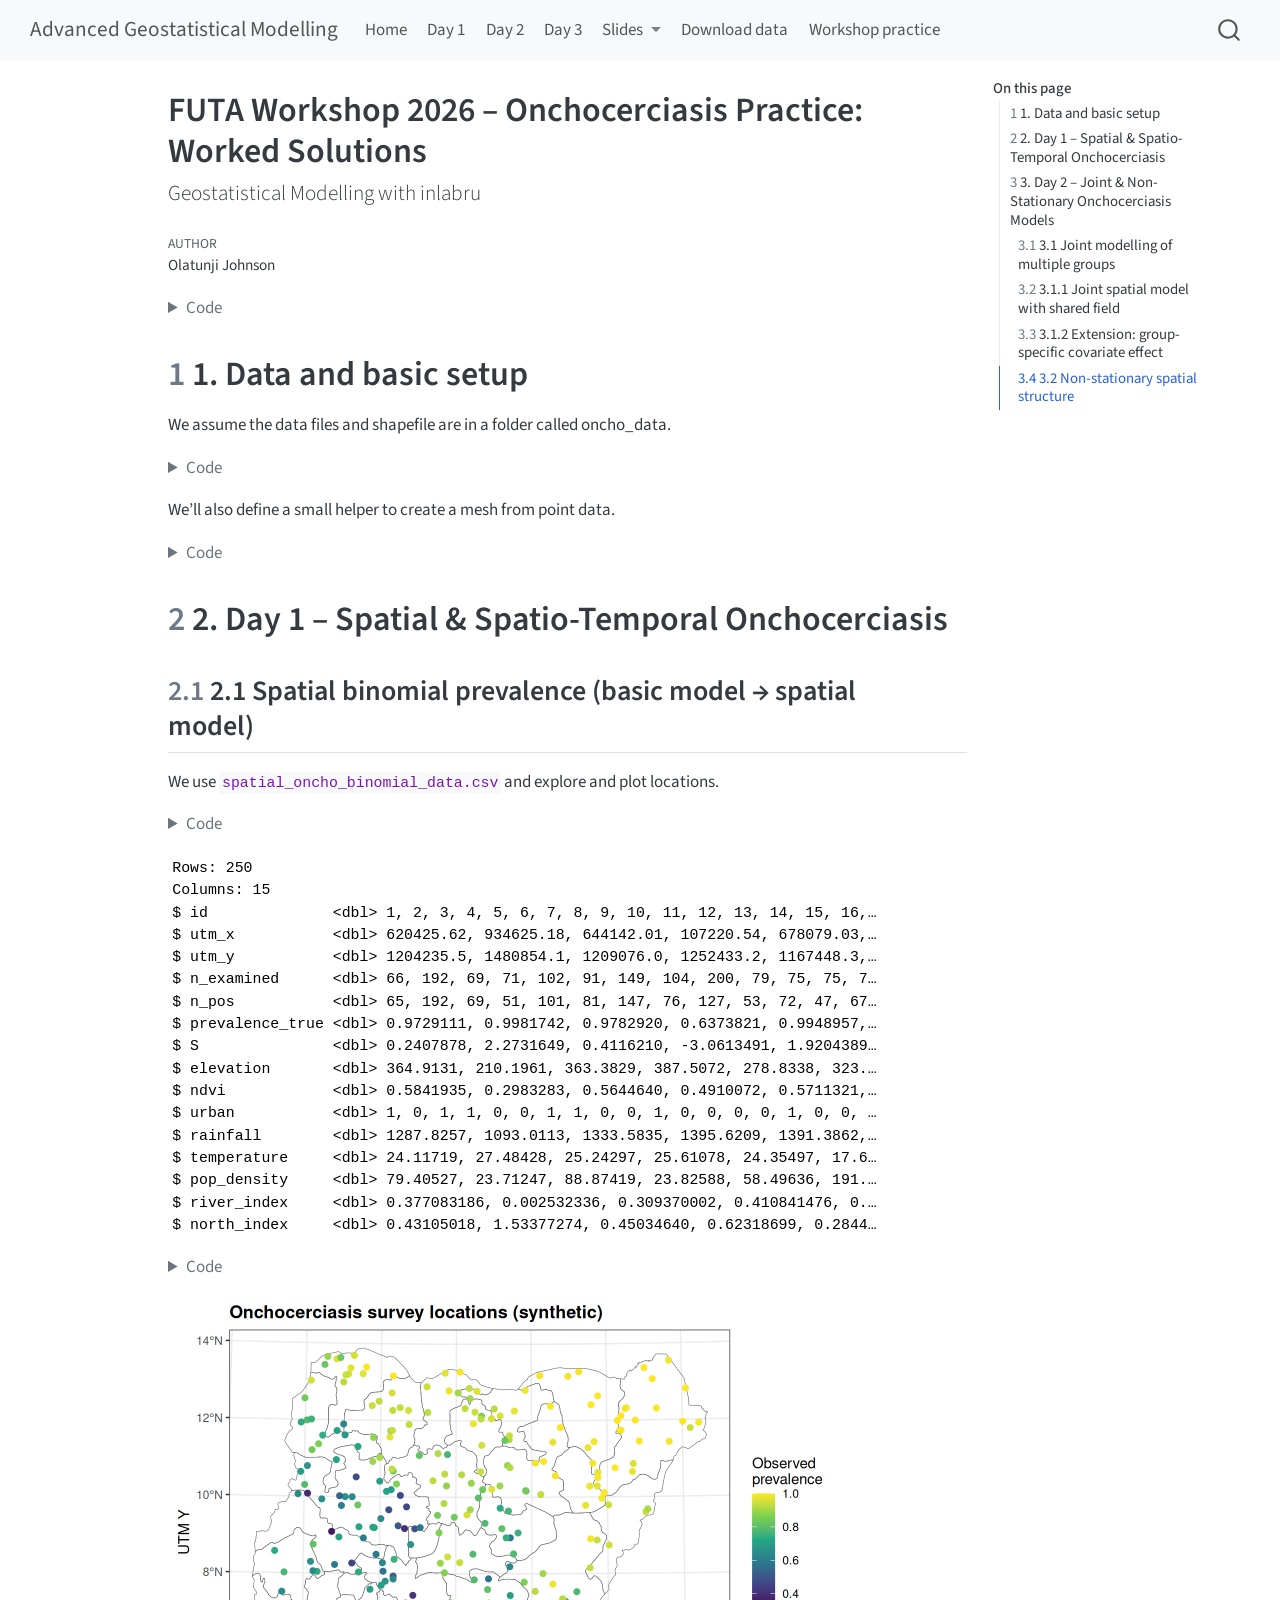
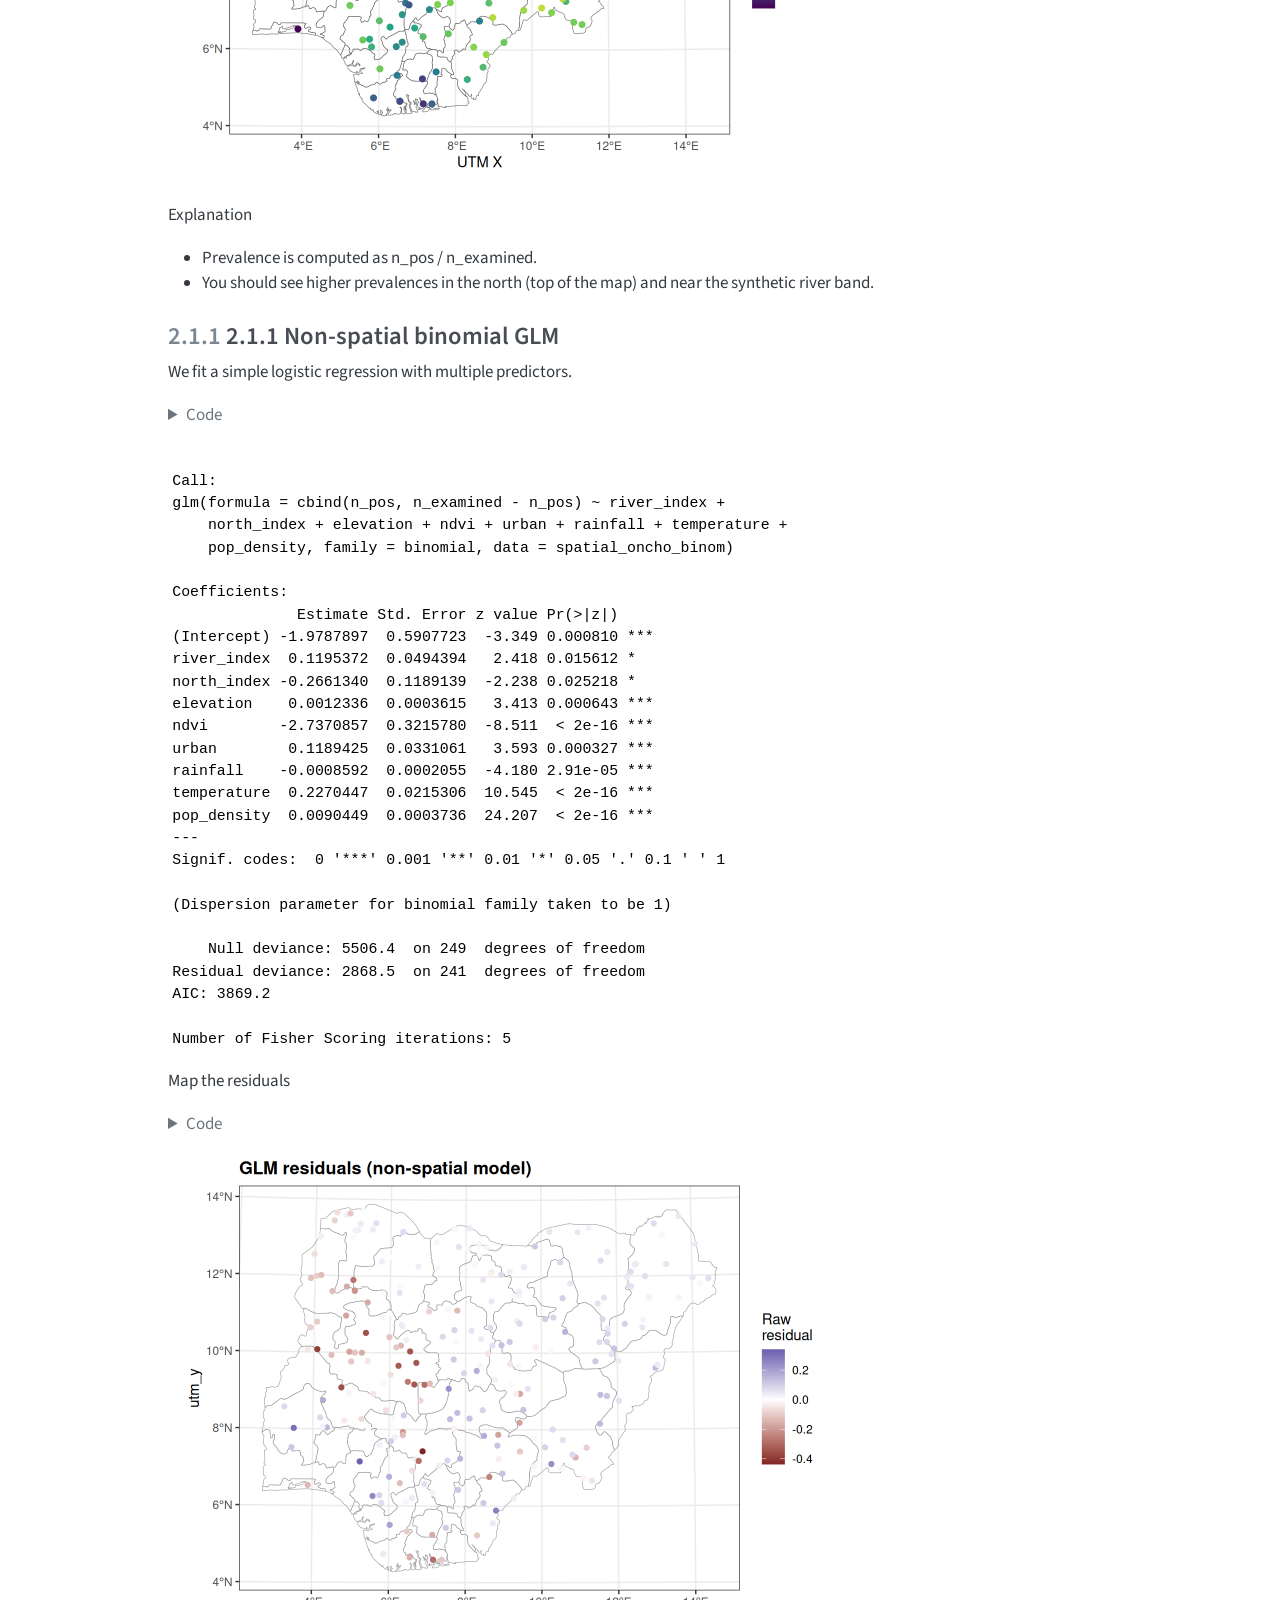
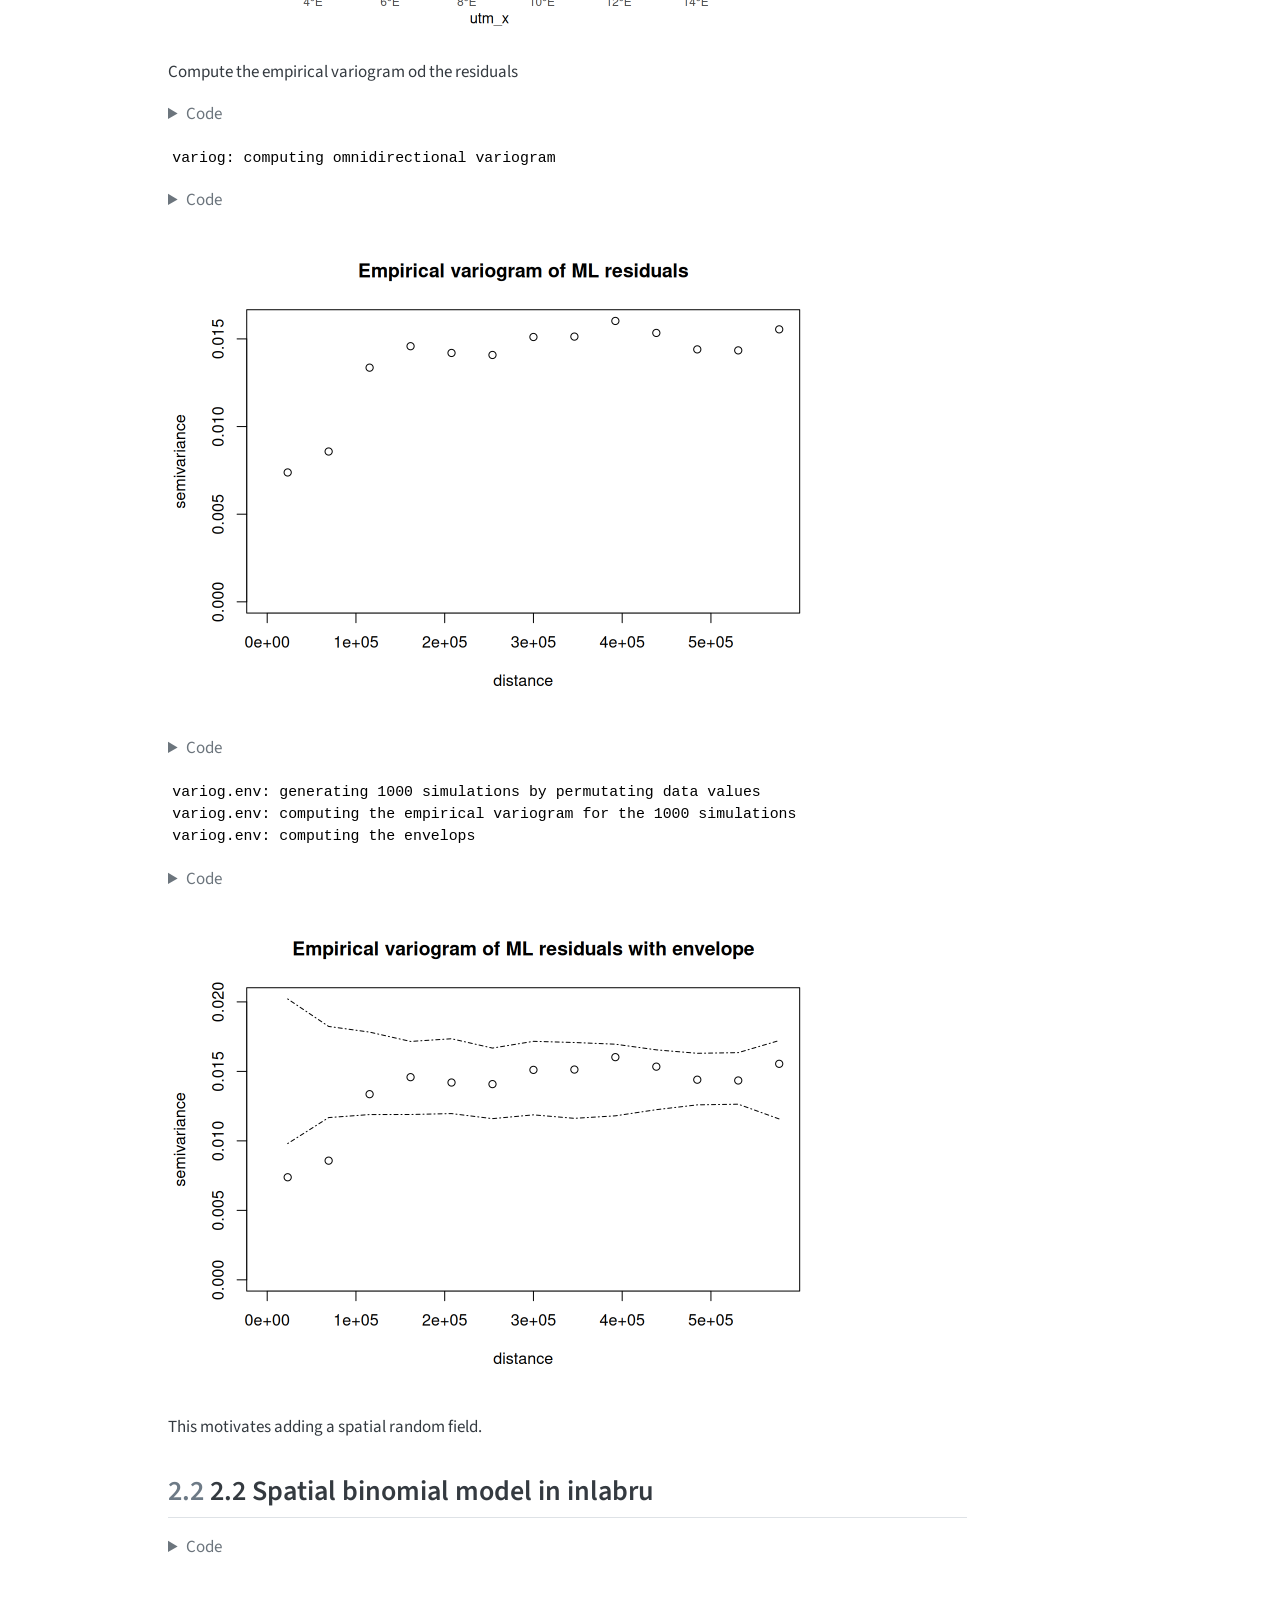
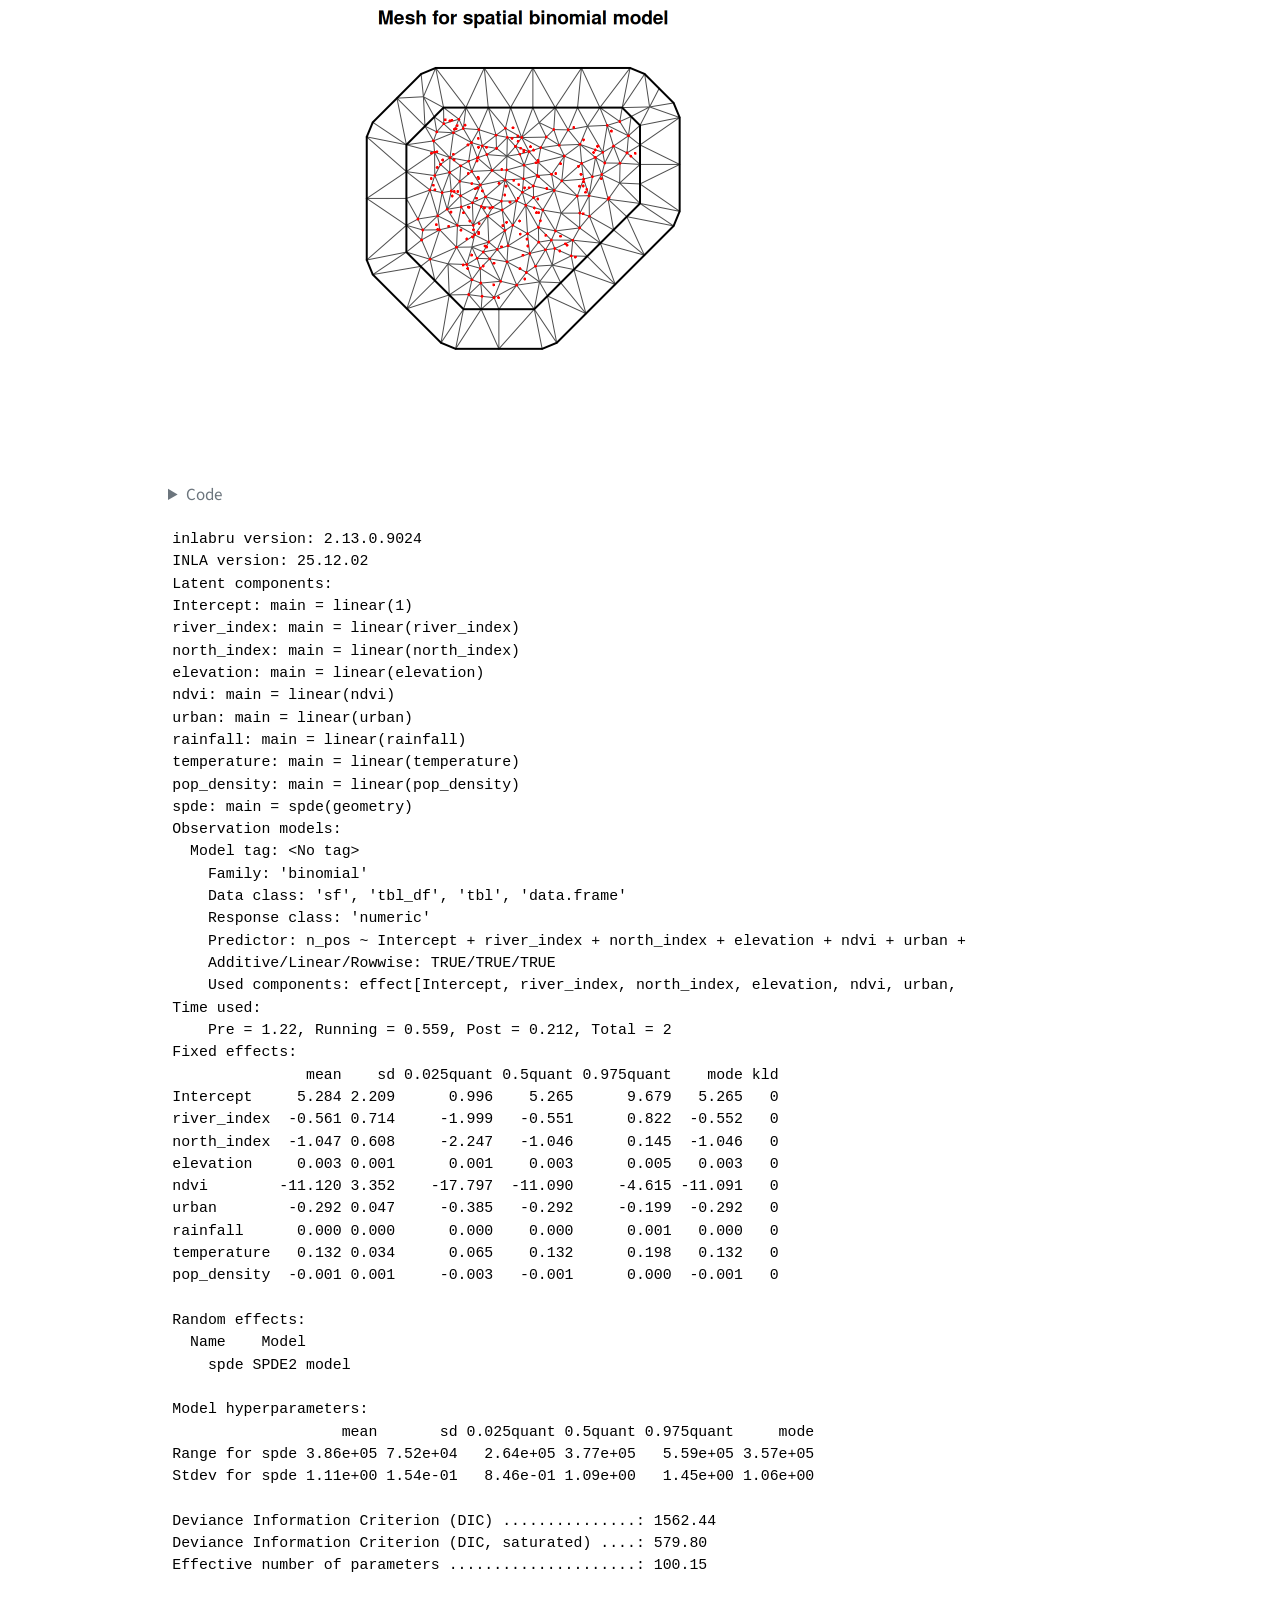
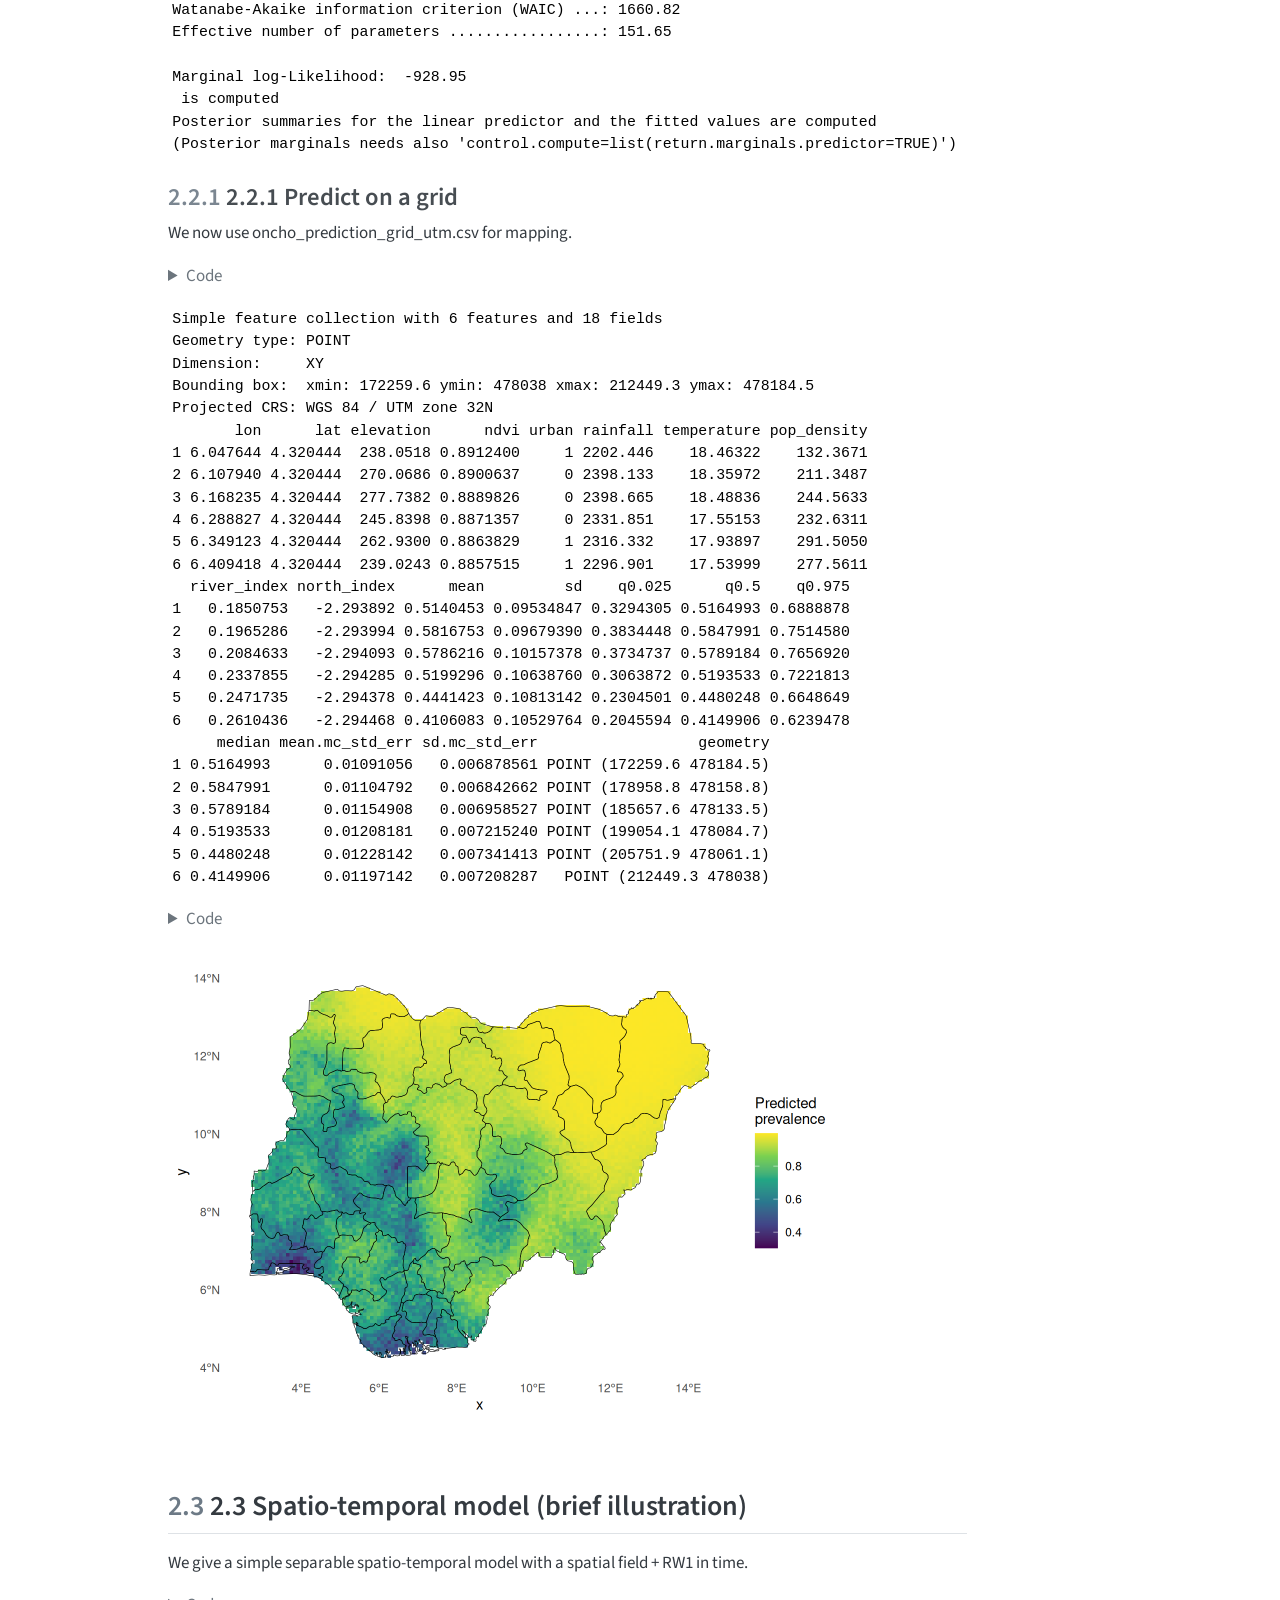
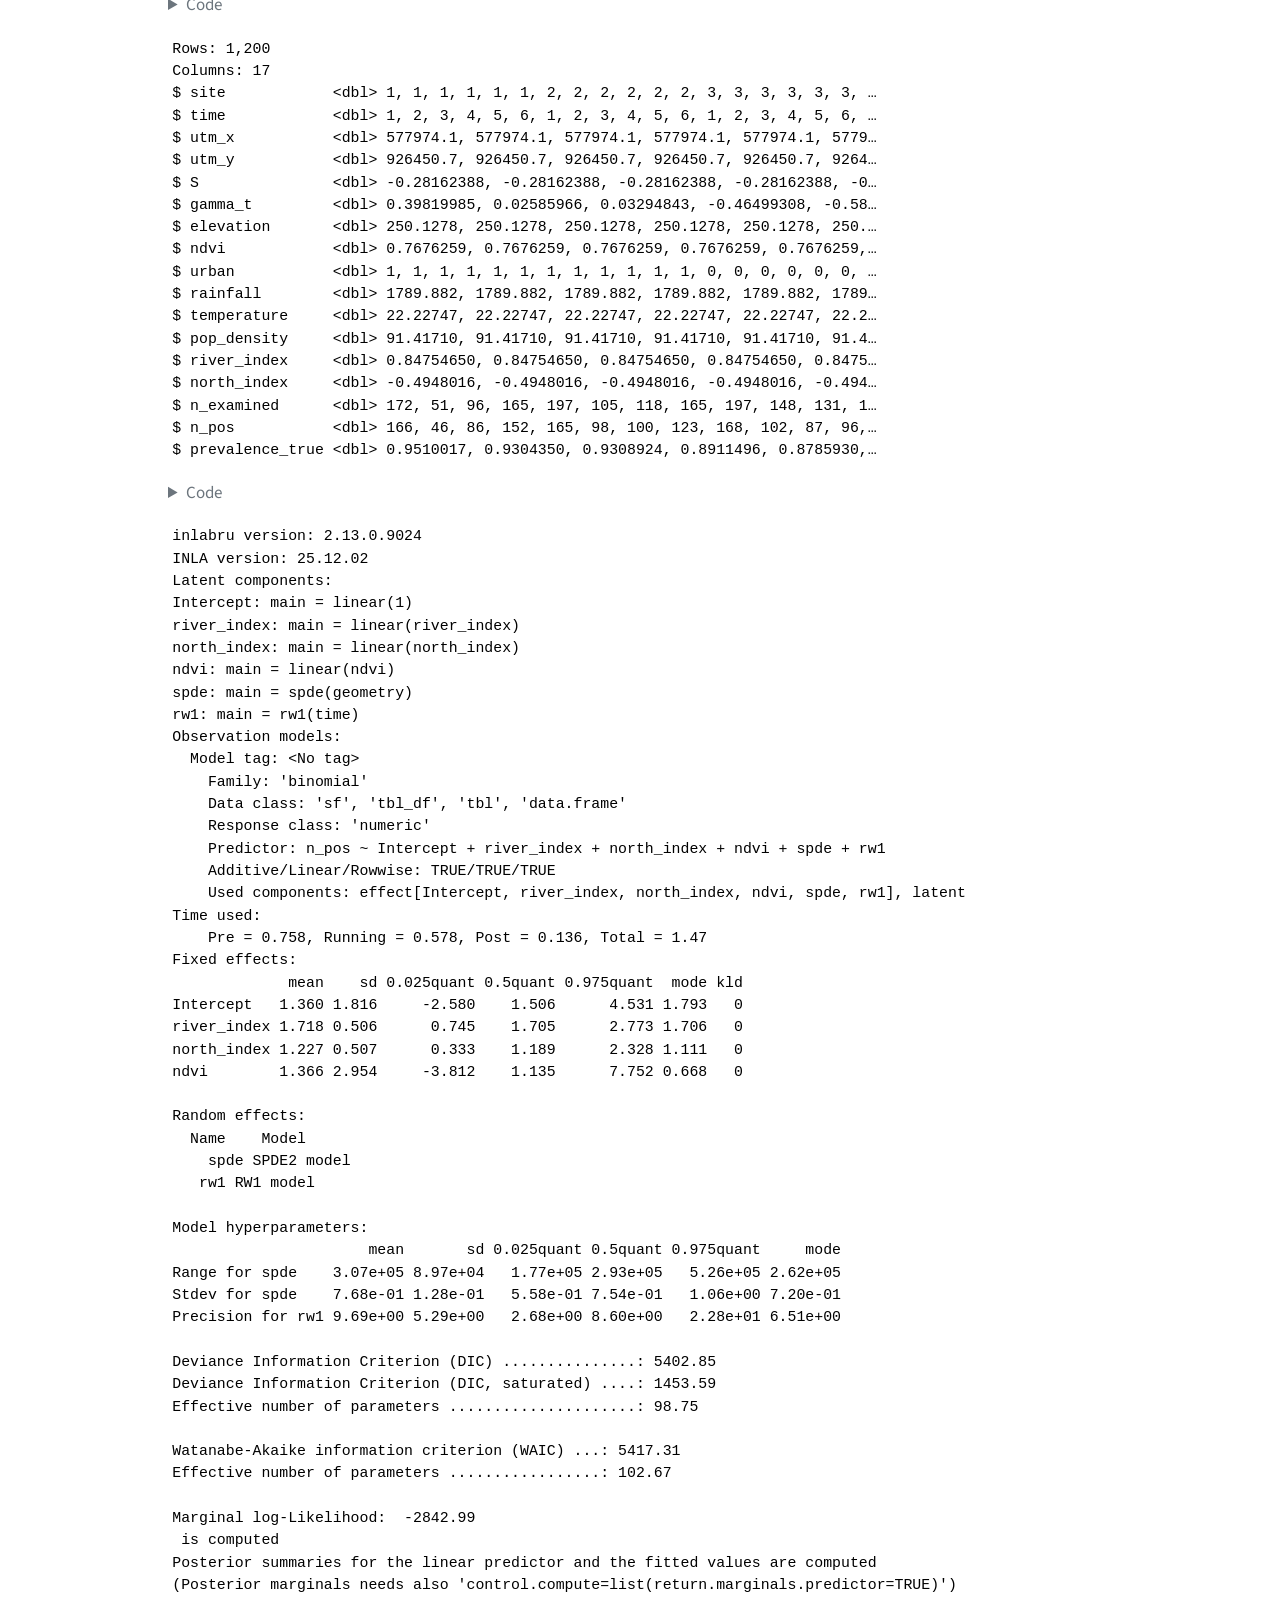
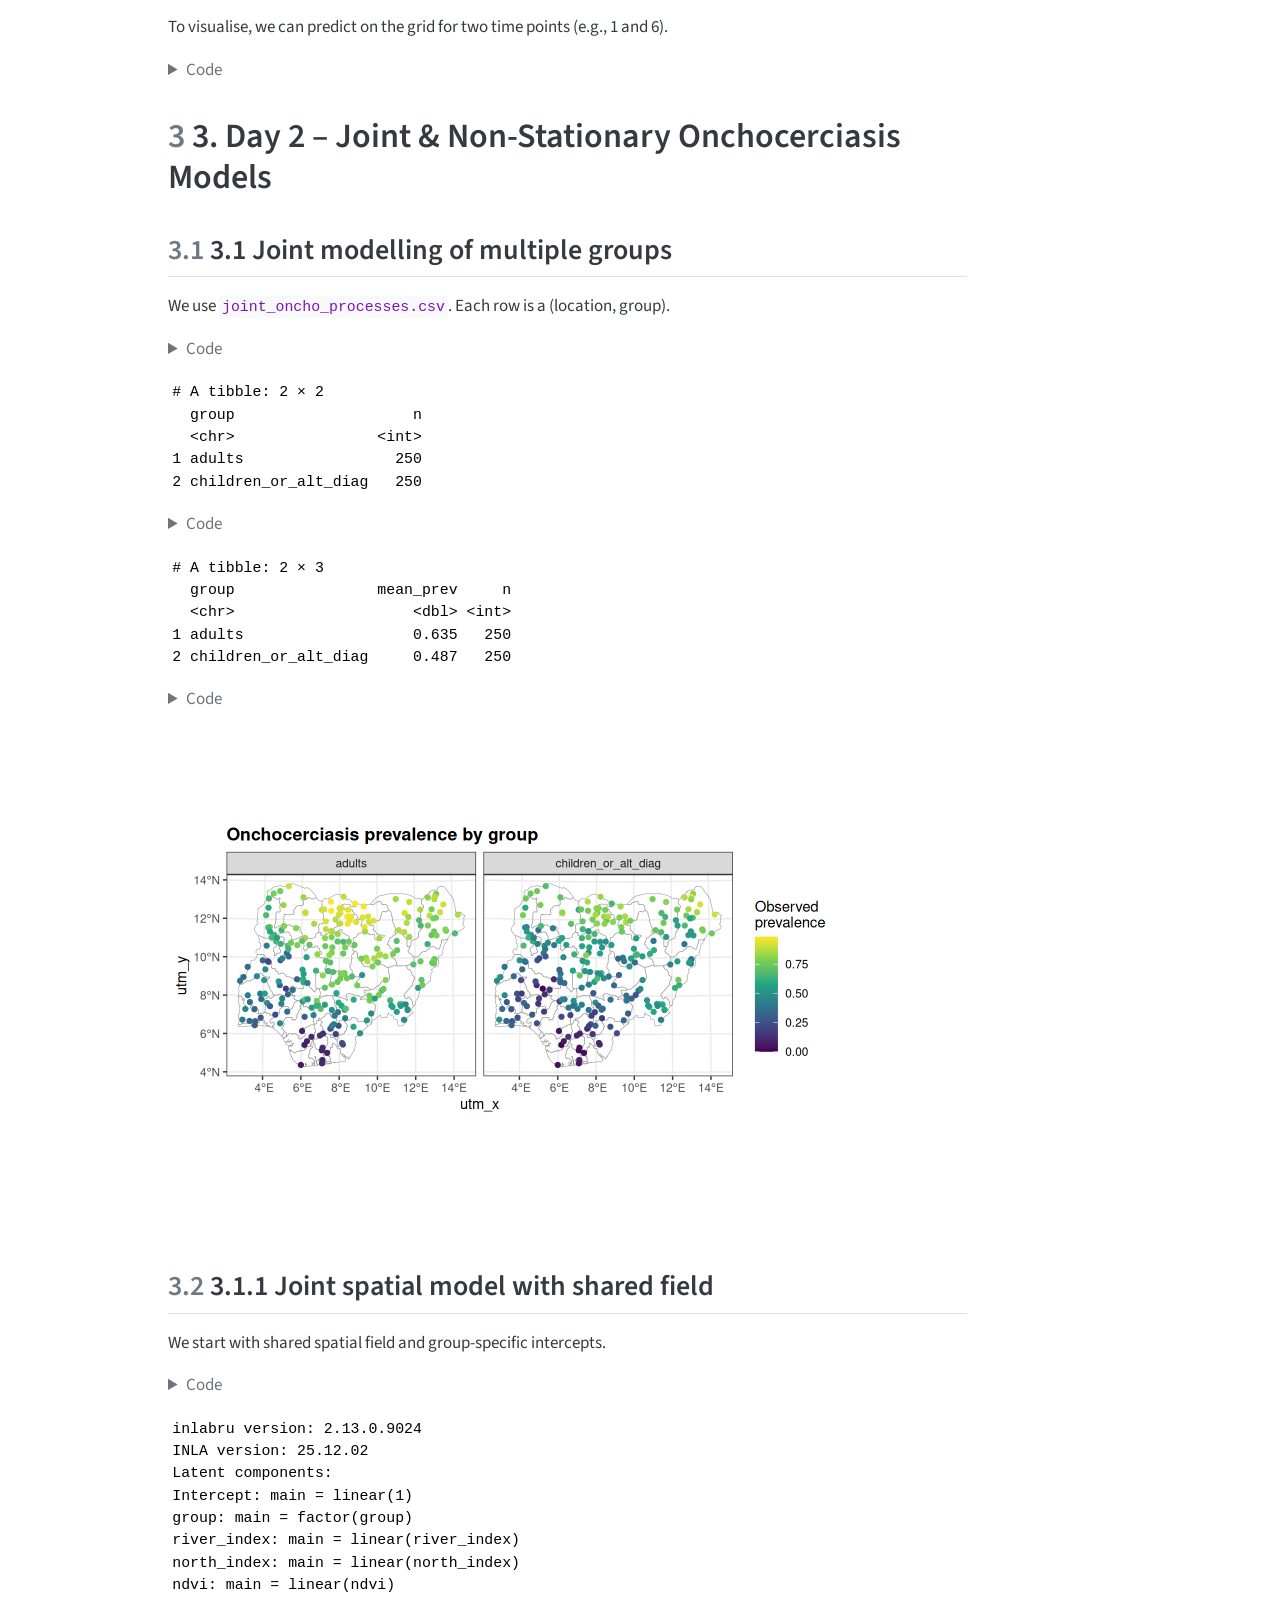
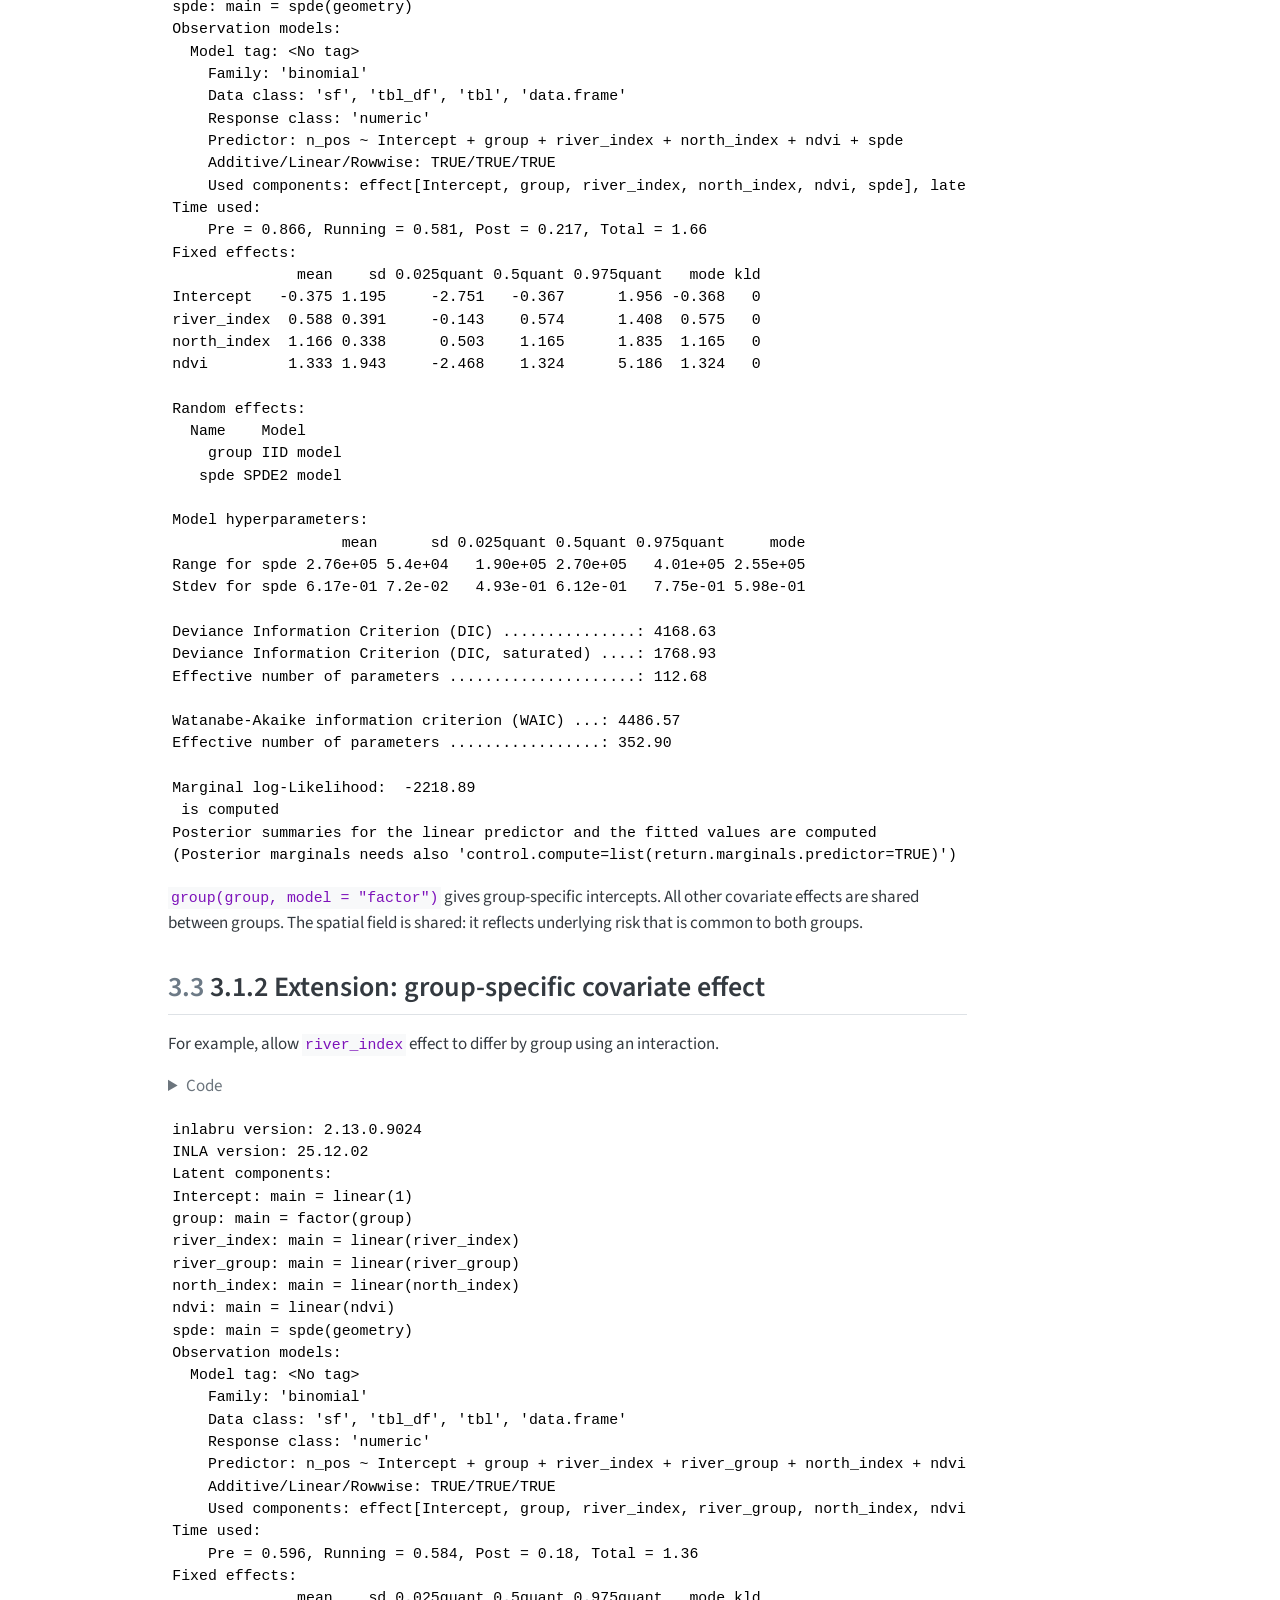
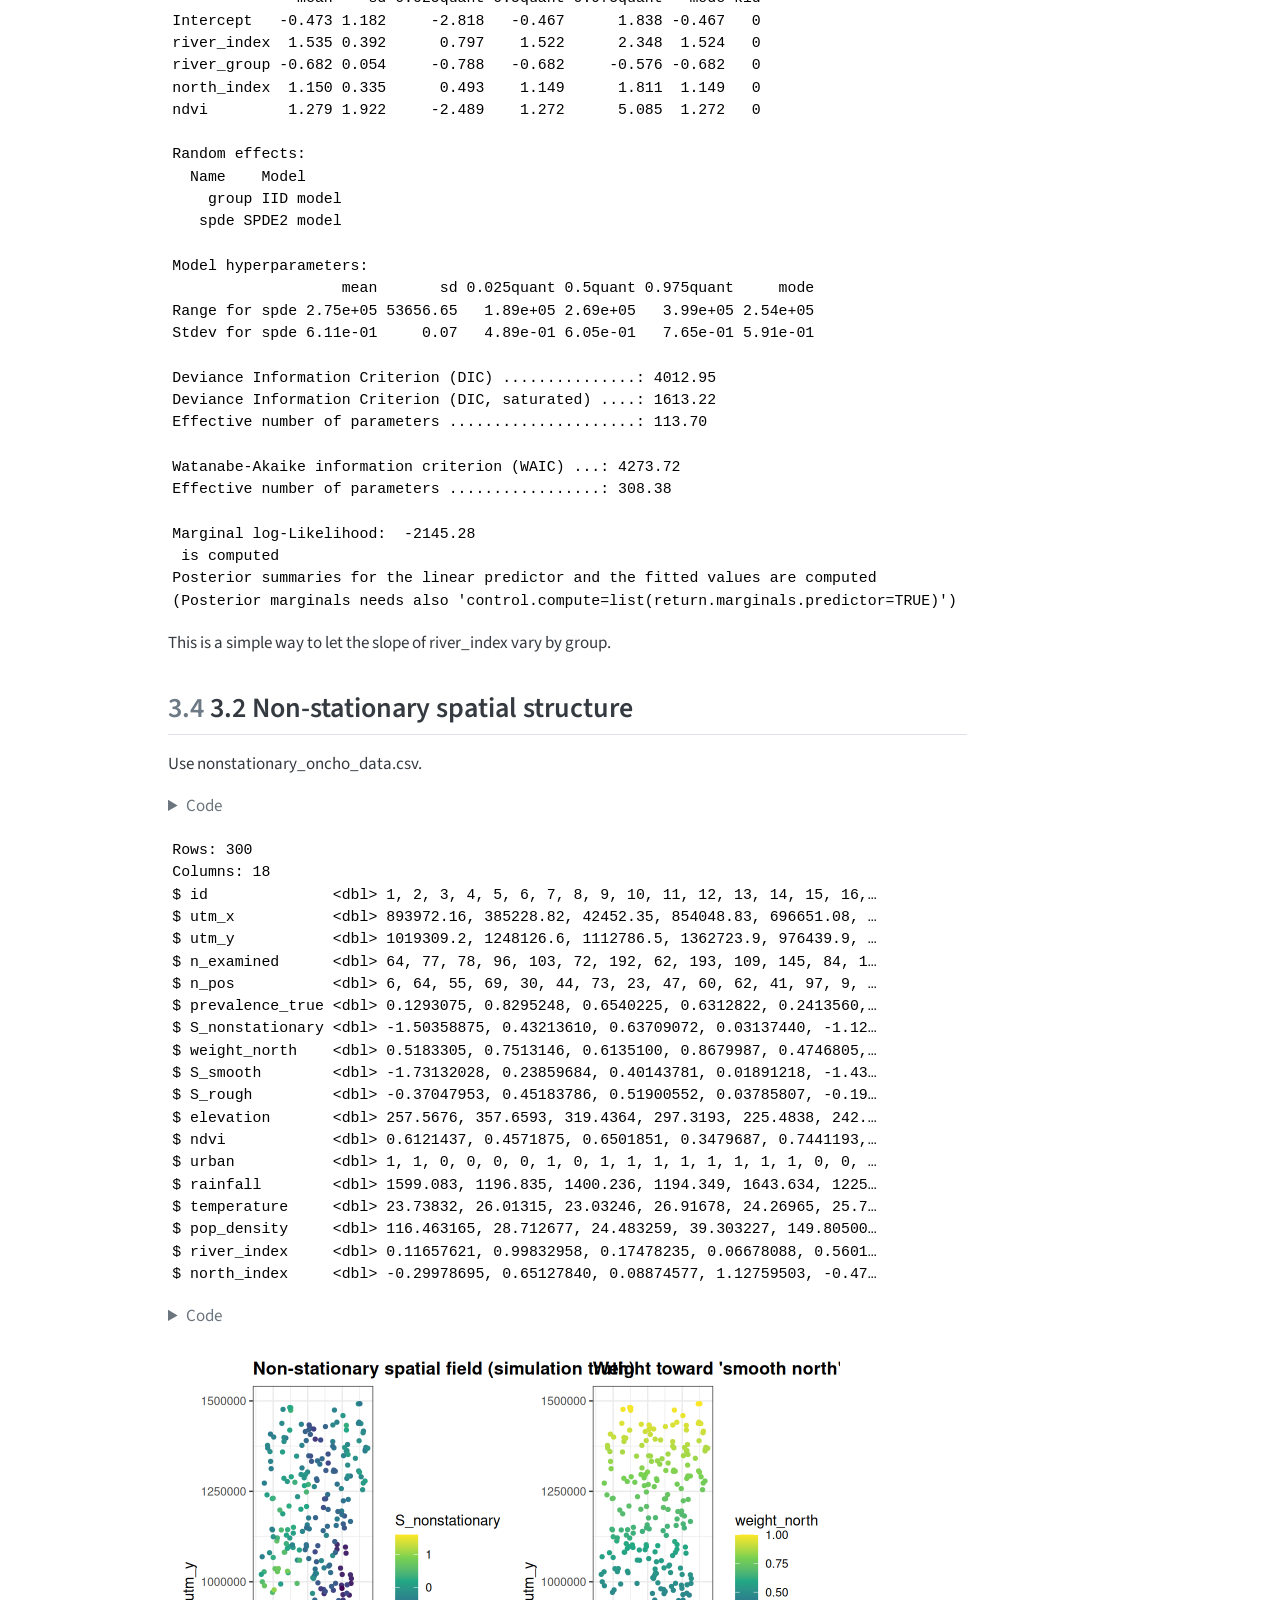
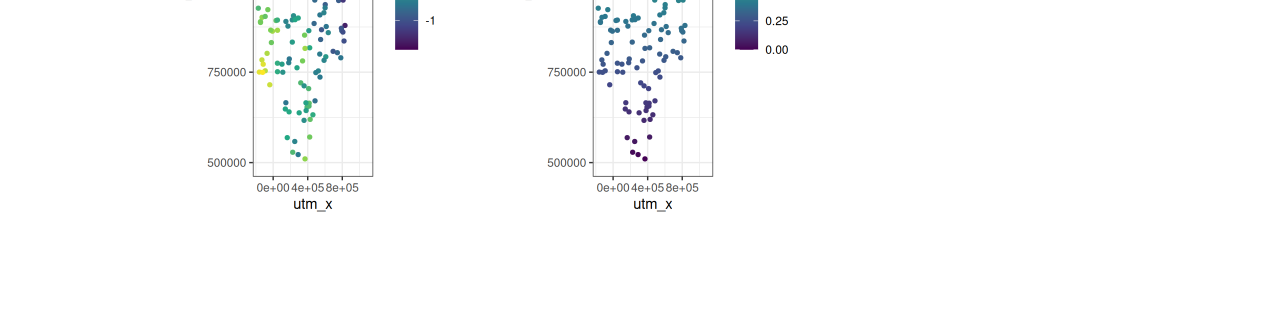
<file: docs/practice_sol.html>
<!DOCTYPE html>
<html xmlns="http://www.w3.org/1999/xhtml" lang="en" xml:lang="en"><head>

<meta charset="utf-8">
<meta name="generator" content="quarto-1.6.42">

<meta name="viewport" content="width=device-width, initial-scale=1.0, user-scalable=yes">

<meta name="author" content="Olatunji Johnson">

<title>FUTA Workshop 2026 – Onchocerciasis Practice: Worked Solutions – Advanced Geostatistical Modelling</title>
<style>
code{white-space: pre-wrap;}
span.smallcaps{font-variant: small-caps;}
div.columns{display: flex; gap: min(4vw, 1.5em);}
div.column{flex: auto; overflow-x: auto;}
div.hanging-indent{margin-left: 1.5em; text-indent: -1.5em;}
ul.task-list{list-style: none;}
ul.task-list li input[type="checkbox"] {
  width: 0.8em;
  margin: 0 0.8em 0.2em -1em; /* quarto-specific, see https://github.com/quarto-dev/quarto-cli/issues/4556 */ 
  vertical-align: middle;
}
/* CSS for syntax highlighting */
pre > code.sourceCode { white-space: pre; position: relative; }
pre > code.sourceCode > span { line-height: 1.25; }
pre > code.sourceCode > span:empty { height: 1.2em; }
.sourceCode { overflow: visible; }
code.sourceCode > span { color: inherit; text-decoration: inherit; }
div.sourceCode { margin: 1em 0; }
pre.sourceCode { margin: 0; }
@media screen {
div.sourceCode { overflow: auto; }
}
@media print {
pre > code.sourceCode { white-space: pre-wrap; }
pre > code.sourceCode > span { display: inline-block; text-indent: -5em; padding-left: 5em; }
}
pre.numberSource code
  { counter-reset: source-line 0; }
pre.numberSource code > span
  { position: relative; left: -4em; counter-increment: source-line; }
pre.numberSource code > span > a:first-child::before
  { content: counter(source-line);
    position: relative; left: -1em; text-align: right; vertical-align: baseline;
    border: none; display: inline-block;
    -webkit-touch-callout: none; -webkit-user-select: none;
    -khtml-user-select: none; -moz-user-select: none;
    -ms-user-select: none; user-select: none;
    padding: 0 4px; width: 4em;
  }
pre.numberSource { margin-left: 3em;  padding-left: 4px; }
div.sourceCode
  {   }
@media screen {
pre > code.sourceCode > span > a:first-child::before { text-decoration: underline; }
}
</style>


<script src="site_libs/quarto-nav/quarto-nav.js"></script>
<script src="site_libs/quarto-nav/headroom.min.js"></script>
<script src="site_libs/clipboard/clipboard.min.js"></script>
<script src="site_libs/quarto-search/autocomplete.umd.js"></script>
<script src="site_libs/quarto-search/fuse.min.js"></script>
<script src="site_libs/quarto-search/quarto-search.js"></script>
<meta name="quarto:offset" content="./">
<script src="site_libs/quarto-html/quarto.js"></script>
<script src="site_libs/quarto-html/popper.min.js"></script>
<script src="site_libs/quarto-html/tippy.umd.min.js"></script>
<script src="site_libs/quarto-html/anchor.min.js"></script>
<link href="site_libs/quarto-html/tippy.css" rel="stylesheet">
<link href="site_libs/quarto-html/quarto-syntax-highlighting-2f5df379a58b258e96c21c0638c20c03.css" rel="stylesheet" id="quarto-text-highlighting-styles">
<script src="site_libs/bootstrap/bootstrap.min.js"></script>
<link href="site_libs/bootstrap/bootstrap-icons.css" rel="stylesheet">
<link href="site_libs/bootstrap/bootstrap-89d830207bfa9d58fd33e7bbb3174db8.min.css" rel="stylesheet" append-hash="true" id="quarto-bootstrap" data-mode="light">
<script id="quarto-search-options" type="application/json">{
  "location": "navbar",
  "copy-button": false,
  "collapse-after": 3,
  "panel-placement": "end",
  "type": "overlay",
  "limit": 50,
  "keyboard-shortcut": [
    "f",
    "/",
    "s"
  ],
  "show-item-context": false,
  "language": {
    "search-no-results-text": "No results",
    "search-matching-documents-text": "matching documents",
    "search-copy-link-title": "Copy link to search",
    "search-hide-matches-text": "Hide additional matches",
    "search-more-match-text": "more match in this document",
    "search-more-matches-text": "more matches in this document",
    "search-clear-button-title": "Clear",
    "search-text-placeholder": "",
    "search-detached-cancel-button-title": "Cancel",
    "search-submit-button-title": "Submit",
    "search-label": "Search"
  }
}</script>


</head>

<body class="nav-fixed">

<div id="quarto-search-results"></div>
  <header id="quarto-header" class="headroom fixed-top">
    <nav class="navbar navbar-expand-lg " data-bs-theme="dark">
      <div class="navbar-container container-fluid">
      <div class="navbar-brand-container mx-auto">
    <a class="navbar-brand" href="./index.html">
    <span class="navbar-title">Advanced Geostatistical Modelling</span>
    </a>
  </div>
            <div id="quarto-search" class="" title="Search"></div>
          <button class="navbar-toggler" type="button" data-bs-toggle="collapse" data-bs-target="#navbarCollapse" aria-controls="navbarCollapse" role="menu" aria-expanded="false" aria-label="Toggle navigation" onclick="if (window.quartoToggleHeadroom) { window.quartoToggleHeadroom(); }">
  <span class="navbar-toggler-icon"></span>
</button>
          <div class="collapse navbar-collapse" id="navbarCollapse">
            <ul class="navbar-nav navbar-nav-scroll me-auto">
  <li class="nav-item">
    <a class="nav-link" href="./index.html"> 
<span class="menu-text">Home</span></a>
  </li>  
  <li class="nav-item">
    <a class="nav-link" href="./day1.html"> 
<span class="menu-text">Day 1</span></a>
  </li>  
  <li class="nav-item">
    <a class="nav-link" href="./day2.html"> 
<span class="menu-text">Day 2</span></a>
  </li>  
  <li class="nav-item">
    <a class="nav-link" href="./day3.html"> 
<span class="menu-text">Day 3</span></a>
  </li>  
  <li class="nav-item dropdown ">
    <a class="nav-link dropdown-toggle" href="#" id="nav-menu-slides" role="link" data-bs-toggle="dropdown" aria-expanded="false">
 <span class="menu-text">Slides</span>
    </a>
    <ul class="dropdown-menu" aria-labelledby="nav-menu-slides">    
        <li>
    <a class="dropdown-item" href="./slides/day1_slides.html">
 <span class="dropdown-text">Day 1 slides</span></a>
  </li>  
        <li>
    <a class="dropdown-item" href="./slides/day2_slides.html">
 <span class="dropdown-text">Day 2 slides</span></a>
  </li>  
        <li>
    <a class="dropdown-item" href="./slides/day3_slides.html">
 <span class="dropdown-text">Day 3 slides</span></a>
  </li>  
    </ul>
  </li>
  <li class="nav-item">
    <a class="nav-link" href="./data.zip"> 
<span class="menu-text">Download data</span></a>
  </li>  
  <li class="nav-item">
    <a class="nav-link" href="./practice_ex.html"> 
<span class="menu-text">Workshop practice</span></a>
  </li>  
</ul>
          </div> <!-- /navcollapse -->
            <div class="quarto-navbar-tools">
</div>
      </div> <!-- /container-fluid -->
    </nav>
</header>
<!-- content -->
<div id="quarto-content" class="quarto-container page-columns page-rows-contents page-layout-article page-navbar">
<!-- sidebar -->
<!-- margin-sidebar -->
    <div id="quarto-margin-sidebar" class="sidebar margin-sidebar">
        <nav id="TOC" role="doc-toc" class="toc-active">
    <h2 id="toc-title">On this page</h2>
   
  <ul>
  <li><a href="#data-and-basic-setup" id="toc-data-and-basic-setup" class="nav-link active" data-scroll-target="#data-and-basic-setup"><span class="header-section-number">1</span> 1. Data and basic setup</a></li>
  <li><a href="#day-1-spatial-spatio-temporal-onchocerciasis" id="toc-day-1-spatial-spatio-temporal-onchocerciasis" class="nav-link" data-scroll-target="#day-1-spatial-spatio-temporal-onchocerciasis"><span class="header-section-number">2</span> 2. Day 1 – Spatial &amp; Spatio-Temporal Onchocerciasis</a>
  <ul class="collapse">
  <li><a href="#spatial-binomial-prevalence-basic-model-spatial-model" id="toc-spatial-binomial-prevalence-basic-model-spatial-model" class="nav-link" data-scroll-target="#spatial-binomial-prevalence-basic-model-spatial-model"><span class="header-section-number">2.1</span> 2.1 Spatial binomial prevalence (basic model → spatial model)</a>
  <ul class="collapse">
  <li><a href="#non-spatial-binomial-glm" id="toc-non-spatial-binomial-glm" class="nav-link" data-scroll-target="#non-spatial-binomial-glm"><span class="header-section-number">2.1.1</span> 2.1.1 Non-spatial binomial GLM</a></li>
  </ul></li>
  <li><a href="#spatial-binomial-model-in-inlabru" id="toc-spatial-binomial-model-in-inlabru" class="nav-link" data-scroll-target="#spatial-binomial-model-in-inlabru"><span class="header-section-number">2.2</span> 2.2 Spatial binomial model in inlabru</a>
  <ul class="collapse">
  <li><a href="#predict-on-a-grid" id="toc-predict-on-a-grid" class="nav-link" data-scroll-target="#predict-on-a-grid"><span class="header-section-number">2.2.1</span> 2.2.1 Predict on a grid</a></li>
  </ul></li>
  <li><a href="#spatio-temporal-model-brief-illustration" id="toc-spatio-temporal-model-brief-illustration" class="nav-link" data-scroll-target="#spatio-temporal-model-brief-illustration"><span class="header-section-number">2.3</span> 2.3 Spatio-temporal model (brief illustration)</a></li>
  </ul></li>
  <li><a href="#day-2-joint-non-stationary-onchocerciasis-models" id="toc-day-2-joint-non-stationary-onchocerciasis-models" class="nav-link" data-scroll-target="#day-2-joint-non-stationary-onchocerciasis-models"><span class="header-section-number">3</span> 3. Day 2 – Joint &amp; Non-Stationary Onchocerciasis Models</a>
  <ul class="collapse">
  <li><a href="#joint-modelling-of-multiple-groups" id="toc-joint-modelling-of-multiple-groups" class="nav-link" data-scroll-target="#joint-modelling-of-multiple-groups"><span class="header-section-number">3.1</span> 3.1 Joint modelling of multiple groups</a></li>
  <li><a href="#joint-spatial-model-with-shared-field" id="toc-joint-spatial-model-with-shared-field" class="nav-link" data-scroll-target="#joint-spatial-model-with-shared-field"><span class="header-section-number">3.2</span> 3.1.1 Joint spatial model with shared field</a></li>
  <li><a href="#extension-group-specific-covariate-effect" id="toc-extension-group-specific-covariate-effect" class="nav-link" data-scroll-target="#extension-group-specific-covariate-effect"><span class="header-section-number">3.3</span> 3.1.2 Extension: group-specific covariate effect</a></li>
  <li><a href="#non-stationary-spatial-structure" id="toc-non-stationary-spatial-structure" class="nav-link" data-scroll-target="#non-stationary-spatial-structure"><span class="header-section-number">3.4</span> 3.2 Non-stationary spatial structure</a></li>
  </ul></li>
  </ul>
</nav>
    </div>
<!-- main -->
<main class="content" id="quarto-document-content">

<header id="title-block-header" class="quarto-title-block default">
<div class="quarto-title">
<h1 class="title">FUTA Workshop 2026 – Onchocerciasis Practice: Worked Solutions</h1>
<p class="subtitle lead">Geostatistical Modelling with inlabru</p>
</div>



<div class="quarto-title-meta">

    <div>
    <div class="quarto-title-meta-heading">Author</div>
    <div class="quarto-title-meta-contents">
             <p>Olatunji Johnson </p>
          </div>
  </div>
    
  
    
  </div>
  


</header>


<div class="cell">
<details class="code-fold">
<summary>Code</summary>
<div class="sourceCode cell-code" id="cb1"><pre class="sourceCode r code-with-copy"><code class="sourceCode r"><span id="cb1-1"><a href="#cb1-1" aria-hidden="true" tabindex="-1"></a><span class="co"># Load required packages</span></span>
<span id="cb1-2"><a href="#cb1-2" aria-hidden="true" tabindex="-1"></a><span class="fu">library</span>(dplyr)</span>
<span id="cb1-3"><a href="#cb1-3" aria-hidden="true" tabindex="-1"></a><span class="fu">library</span>(readr)</span>
<span id="cb1-4"><a href="#cb1-4" aria-hidden="true" tabindex="-1"></a><span class="fu">library</span>(ggplot2)</span>
<span id="cb1-5"><a href="#cb1-5" aria-hidden="true" tabindex="-1"></a><span class="fu">library</span>(sf)</span>
<span id="cb1-6"><a href="#cb1-6" aria-hidden="true" tabindex="-1"></a><span class="fu">library</span>(INLA)</span>
<span id="cb1-7"><a href="#cb1-7" aria-hidden="true" tabindex="-1"></a><span class="fu">library</span>(inlabru)</span>
<span id="cb1-8"><a href="#cb1-8" aria-hidden="true" tabindex="-1"></a><span class="fu">library</span>(sp)</span>
<span id="cb1-9"><a href="#cb1-9" aria-hidden="true" tabindex="-1"></a><span class="fu">library</span>(patchwork)</span>
<span id="cb1-10"><a href="#cb1-10" aria-hidden="true" tabindex="-1"></a><span class="fu">library</span>(stars)</span>
<span id="cb1-11"><a href="#cb1-11" aria-hidden="true" tabindex="-1"></a><span class="fu">library</span>(tidyr)</span>
<span id="cb1-12"><a href="#cb1-12" aria-hidden="true" tabindex="-1"></a></span>
<span id="cb1-13"><a href="#cb1-13" aria-hidden="true" tabindex="-1"></a><span class="co"># Set a seed for reproducibility</span></span>
<span id="cb1-14"><a href="#cb1-14" aria-hidden="true" tabindex="-1"></a><span class="fu">set.seed</span>(<span class="dv">2026</span>)</span>
<span id="cb1-15"><a href="#cb1-15" aria-hidden="true" tabindex="-1"></a></span>
<span id="cb1-16"><a href="#cb1-16" aria-hidden="true" tabindex="-1"></a><span class="co"># Helper: a minimal theme for plots</span></span>
<span id="cb1-17"><a href="#cb1-17" aria-hidden="true" tabindex="-1"></a>theme_min <span class="ot">&lt;-</span> <span class="fu">theme_bw</span>() <span class="sc">+</span> <span class="fu">theme</span>(<span class="at">plot.title =</span> <span class="fu">element_text</span>(<span class="at">face =</span> <span class="st">"bold"</span>))</span></code><button title="Copy to Clipboard" class="code-copy-button"><i class="bi"></i></button></pre></div>
</details>
</div>
<section id="data-and-basic-setup" class="level1" data-number="1">
<h1 data-number="1"><span class="header-section-number">1</span> 1. Data and basic setup</h1>
<p>We assume the data files and shapefile are in a folder called oncho_data.</p>
<div class="cell">
<details class="code-fold">
<summary>Code</summary>
<div class="sourceCode cell-code" id="cb2"><pre class="sourceCode r code-with-copy"><code class="sourceCode r"><span id="cb2-1"><a href="#cb2-1" aria-hidden="true" tabindex="-1"></a><span class="co"># Adjust path as needed</span></span>
<span id="cb2-2"><a href="#cb2-2" aria-hidden="true" tabindex="-1"></a></span>
<span id="cb2-3"><a href="#cb2-3" aria-hidden="true" tabindex="-1"></a>spatial_oncho_binom  <span class="ot">&lt;-</span> <span class="fu">read_csv</span>(<span class="st">"oncho_data/spatial_oncho_binomial_data.csv"</span>)</span>
<span id="cb2-4"><a href="#cb2-4" aria-hidden="true" tabindex="-1"></a>spatial_oncho_pois   <span class="ot">&lt;-</span> <span class="fu">read_csv</span>(<span class="st">"oncho_data/spatial_oncho_poisson_data.csv"</span>)</span>
<span id="cb2-5"><a href="#cb2-5" aria-hidden="true" tabindex="-1"></a>st_oncho_binom       <span class="ot">&lt;-</span> <span class="fu">read_csv</span>(<span class="st">"oncho_data/spatiotemporal_oncho_binomial_data.csv"</span>)</span>
<span id="cb2-6"><a href="#cb2-6" aria-hidden="true" tabindex="-1"></a>joint_oncho          <span class="ot">&lt;-</span> <span class="fu">read_csv</span>(<span class="st">"oncho_data/joint_oncho_processes.csv"</span>)</span>
<span id="cb2-7"><a href="#cb2-7" aria-hidden="true" tabindex="-1"></a>nonstat_oncho        <span class="ot">&lt;-</span> <span class="fu">read_csv</span>(<span class="st">"oncho_data/nonstationary_oncho_data.csv"</span>)</span>
<span id="cb2-8"><a href="#cb2-8" aria-hidden="true" tabindex="-1"></a>hybrid_oncho         <span class="ot">&lt;-</span> <span class="fu">read_csv</span>(<span class="st">"oncho_data/hybrid_ml_geostatistical_oncho_data.csv"</span>)</span>
<span id="cb2-9"><a href="#cb2-9" aria-hidden="true" tabindex="-1"></a>pred_grid_oncho      <span class="ot">&lt;-</span> <span class="fu">read_csv</span>(<span class="st">"oncho_data/oncho_prediction_grid_utm.csv"</span>)</span>
<span id="cb2-10"><a href="#cb2-10" aria-hidden="true" tabindex="-1"></a></span>
<span id="cb2-11"><a href="#cb2-11" aria-hidden="true" tabindex="-1"></a><span class="co"># Nigeria admin-1 shapefile (UTM 32N)</span></span>
<span id="cb2-12"><a href="#cb2-12" aria-hidden="true" tabindex="-1"></a></span>
<span id="cb2-13"><a href="#cb2-13" aria-hidden="true" tabindex="-1"></a>nga_sf <span class="ot">&lt;-</span> <span class="fu">st_read</span>(<span class="st">"oncho_data/nga_shapefile.shp"</span>, <span class="at">quiet =</span> <span class="cn">TRUE</span>)</span></code><button title="Copy to Clipboard" class="code-copy-button"><i class="bi"></i></button></pre></div>
</details>
</div>
<p>We’ll also define a small helper to create a mesh from point data.</p>
<div class="cell">
<details class="code-fold">
<summary>Code</summary>
<div class="sourceCode cell-code" id="cb3"><pre class="sourceCode r code-with-copy"><code class="sourceCode r"><span id="cb3-1"><a href="#cb3-1" aria-hidden="true" tabindex="-1"></a>make_spde_mesh <span class="ot">&lt;-</span> <span class="cf">function</span>(df, <span class="at">max_edge =</span> <span class="fu">c</span>(<span class="dv">200000</span>, <span class="dv">600000</span>), <span class="at">cutoff =</span> <span class="dv">50000</span>) {</span>
<span id="cb3-2"><a href="#cb3-2" aria-hidden="true" tabindex="-1"></a>pts <span class="ot">&lt;-</span> df <span class="sc">|&gt;</span></span>
<span id="cb3-3"><a href="#cb3-3" aria-hidden="true" tabindex="-1"></a><span class="fu">select</span>(utm_x, utm_y) <span class="sc">|&gt;</span></span>
<span id="cb3-4"><a href="#cb3-4" aria-hidden="true" tabindex="-1"></a><span class="fu">unique</span>()</span>
<span id="cb3-5"><a href="#cb3-5" aria-hidden="true" tabindex="-1"></a><span class="fu">coordinates</span>(pts) <span class="ot">&lt;-</span> <span class="er">~</span> utm_x <span class="sc">+</span> utm_y</span>
<span id="cb3-6"><a href="#cb3-6" aria-hidden="true" tabindex="-1"></a><span class="fu">inla.mesh.2d</span>(</span>
<span id="cb3-7"><a href="#cb3-7" aria-hidden="true" tabindex="-1"></a><span class="at">loc =</span> <span class="fu">coordinates</span>(pts),</span>
<span id="cb3-8"><a href="#cb3-8" aria-hidden="true" tabindex="-1"></a><span class="at">max.edge =</span> max_edge,</span>
<span id="cb3-9"><a href="#cb3-9" aria-hidden="true" tabindex="-1"></a><span class="at">cutoff =</span> cutoff</span>
<span id="cb3-10"><a href="#cb3-10" aria-hidden="true" tabindex="-1"></a>)</span>
<span id="cb3-11"><a href="#cb3-11" aria-hidden="true" tabindex="-1"></a>}</span></code><button title="Copy to Clipboard" class="code-copy-button"><i class="bi"></i></button></pre></div>
</details>
</div>
</section>
<section id="day-1-spatial-spatio-temporal-onchocerciasis" class="level1" data-number="2">
<h1 data-number="2"><span class="header-section-number">2</span> 2. Day 1 – Spatial &amp; Spatio-Temporal Onchocerciasis</h1>
<section id="spatial-binomial-prevalence-basic-model-spatial-model" class="level2" data-number="2.1">
<h2 data-number="2.1" class="anchored" data-anchor-id="spatial-binomial-prevalence-basic-model-spatial-model"><span class="header-section-number">2.1</span> 2.1 Spatial binomial prevalence (basic model → spatial model)</h2>
<p>We use <code>spatial_oncho_binomial_data.csv</code> and explore and plot locations.</p>
<div class="cell">
<details class="code-fold">
<summary>Code</summary>
<div class="sourceCode cell-code" id="cb4"><pre class="sourceCode r code-with-copy"><code class="sourceCode r"><span id="cb4-1"><a href="#cb4-1" aria-hidden="true" tabindex="-1"></a>spatial_oncho_binom <span class="sc">|&gt;</span></span>
<span id="cb4-2"><a href="#cb4-2" aria-hidden="true" tabindex="-1"></a><span class="fu">glimpse</span>()</span></code><button title="Copy to Clipboard" class="code-copy-button"><i class="bi"></i></button></pre></div>
</details>
<div class="cell-output cell-output-stdout">
<pre><code>Rows: 250
Columns: 15
$ id              &lt;dbl&gt; 1, 2, 3, 4, 5, 6, 7, 8, 9, 10, 11, 12, 13, 14, 15, 16,…
$ utm_x           &lt;dbl&gt; 620425.62, 934625.18, 644142.01, 107220.54, 678079.03,…
$ utm_y           &lt;dbl&gt; 1204235.5, 1480854.1, 1209076.0, 1252433.2, 1167448.3,…
$ n_examined      &lt;dbl&gt; 66, 192, 69, 71, 102, 91, 149, 104, 200, 79, 75, 75, 7…
$ n_pos           &lt;dbl&gt; 65, 192, 69, 51, 101, 81, 147, 76, 127, 53, 72, 47, 67…
$ prevalence_true &lt;dbl&gt; 0.9729111, 0.9981742, 0.9782920, 0.6373821, 0.9948957,…
$ S               &lt;dbl&gt; 0.2407878, 2.2731649, 0.4116210, -3.0613491, 1.9204389…
$ elevation       &lt;dbl&gt; 364.9131, 210.1961, 363.3829, 387.5072, 278.8338, 323.…
$ ndvi            &lt;dbl&gt; 0.5841935, 0.2983283, 0.5644640, 0.4910072, 0.5711321,…
$ urban           &lt;dbl&gt; 1, 0, 1, 1, 0, 0, 1, 1, 0, 0, 1, 0, 0, 0, 0, 1, 0, 0, …
$ rainfall        &lt;dbl&gt; 1287.8257, 1093.0113, 1333.5835, 1395.6209, 1391.3862,…
$ temperature     &lt;dbl&gt; 24.11719, 27.48428, 25.24297, 25.61078, 24.35497, 17.6…
$ pop_density     &lt;dbl&gt; 79.40527, 23.71247, 88.87419, 23.82588, 58.49636, 191.…
$ river_index     &lt;dbl&gt; 0.377083186, 0.002532336, 0.309370002, 0.410841476, 0.…
$ north_index     &lt;dbl&gt; 0.43105018, 1.53377274, 0.45034640, 0.62318699, 0.2844…</code></pre>
</div>
<details class="code-fold">
<summary>Code</summary>
<div class="sourceCode cell-code" id="cb6"><pre class="sourceCode r code-with-copy"><code class="sourceCode r"><span id="cb6-1"><a href="#cb6-1" aria-hidden="true" tabindex="-1"></a><span class="fu">ggplot</span>() <span class="sc">+</span></span>
<span id="cb6-2"><a href="#cb6-2" aria-hidden="true" tabindex="-1"></a><span class="fu">geom_sf</span>(<span class="at">data =</span> nga_sf, <span class="at">fill =</span> <span class="cn">NA</span>, <span class="at">colour =</span> <span class="st">"grey40"</span>) <span class="sc">+</span></span>
<span id="cb6-3"><a href="#cb6-3" aria-hidden="true" tabindex="-1"></a><span class="fu">geom_point</span>(</span>
<span id="cb6-4"><a href="#cb6-4" aria-hidden="true" tabindex="-1"></a><span class="at">data =</span> spatial_oncho_binom,</span>
<span id="cb6-5"><a href="#cb6-5" aria-hidden="true" tabindex="-1"></a><span class="fu">aes</span>(<span class="at">x =</span> utm_x, <span class="at">y =</span> utm_y, <span class="at">colour =</span> n_pos <span class="sc">/</span> n_examined),</span>
<span id="cb6-6"><a href="#cb6-6" aria-hidden="true" tabindex="-1"></a><span class="at">size =</span> <span class="fl">1.8</span></span>
<span id="cb6-7"><a href="#cb6-7" aria-hidden="true" tabindex="-1"></a>) <span class="sc">+</span></span>
<span id="cb6-8"><a href="#cb6-8" aria-hidden="true" tabindex="-1"></a><span class="fu">scale_colour_viridis_c</span>(<span class="at">name =</span> <span class="st">"Observed</span><span class="sc">\n</span><span class="st">prevalence"</span>) <span class="sc">+</span></span>
<span id="cb6-9"><a href="#cb6-9" aria-hidden="true" tabindex="-1"></a><span class="fu">coord_sf</span>() <span class="sc">+</span></span>
<span id="cb6-10"><a href="#cb6-10" aria-hidden="true" tabindex="-1"></a><span class="fu">labs</span>(</span>
<span id="cb6-11"><a href="#cb6-11" aria-hidden="true" tabindex="-1"></a><span class="at">title =</span> <span class="st">"Onchocerciasis survey locations (synthetic)"</span>,</span>
<span id="cb6-12"><a href="#cb6-12" aria-hidden="true" tabindex="-1"></a><span class="at">x =</span> <span class="st">"UTM X"</span>, <span class="at">y =</span> <span class="st">"UTM Y"</span></span>
<span id="cb6-13"><a href="#cb6-13" aria-hidden="true" tabindex="-1"></a>) <span class="sc">+</span></span>
<span id="cb6-14"><a href="#cb6-14" aria-hidden="true" tabindex="-1"></a>theme_min</span></code><button title="Copy to Clipboard" class="code-copy-button"><i class="bi"></i></button></pre></div>
</details>
<div class="cell-output-display">
<div>
<figure class="figure">
<p><img src="practice_sol_files/figure-html/unnamed-chunk-3-1.png" class="img-fluid figure-img" width="672"></p>
</figure>
</div>
</div>
</div>
<p>Explanation</p>
<ul>
<li>Prevalence is computed as n_pos / n_examined.</li>
<li>You should see higher prevalences in the north (top of the map) and near the synthetic river band.</li>
</ul>
<section id="non-spatial-binomial-glm" class="level3" data-number="2.1.1">
<h3 data-number="2.1.1" class="anchored" data-anchor-id="non-spatial-binomial-glm"><span class="header-section-number">2.1.1</span> 2.1.1 Non-spatial binomial GLM</h3>
<p>We fit a simple logistic regression with multiple predictors.</p>
<div class="cell">
<details class="code-fold">
<summary>Code</summary>
<div class="sourceCode cell-code" id="cb7"><pre class="sourceCode r code-with-copy"><code class="sourceCode r"><span id="cb7-1"><a href="#cb7-1" aria-hidden="true" tabindex="-1"></a>oncho_glm <span class="ot">&lt;-</span> <span class="fu">glm</span>(</span>
<span id="cb7-2"><a href="#cb7-2" aria-hidden="true" tabindex="-1"></a><span class="fu">cbind</span>(n_pos, n_examined <span class="sc">-</span> n_pos) <span class="sc">~</span></span>
<span id="cb7-3"><a href="#cb7-3" aria-hidden="true" tabindex="-1"></a>river_index <span class="sc">+</span> north_index <span class="sc">+</span> elevation <span class="sc">+</span> ndvi <span class="sc">+</span></span>
<span id="cb7-4"><a href="#cb7-4" aria-hidden="true" tabindex="-1"></a>urban <span class="sc">+</span> rainfall <span class="sc">+</span> temperature <span class="sc">+</span> pop_density,</span>
<span id="cb7-5"><a href="#cb7-5" aria-hidden="true" tabindex="-1"></a><span class="at">data =</span> spatial_oncho_binom,</span>
<span id="cb7-6"><a href="#cb7-6" aria-hidden="true" tabindex="-1"></a><span class="at">family =</span> binomial</span>
<span id="cb7-7"><a href="#cb7-7" aria-hidden="true" tabindex="-1"></a>)</span>
<span id="cb7-8"><a href="#cb7-8" aria-hidden="true" tabindex="-1"></a></span>
<span id="cb7-9"><a href="#cb7-9" aria-hidden="true" tabindex="-1"></a><span class="fu">summary</span>(oncho_glm)</span></code><button title="Copy to Clipboard" class="code-copy-button"><i class="bi"></i></button></pre></div>
</details>
<div class="cell-output cell-output-stdout">
<pre><code>
Call:
glm(formula = cbind(n_pos, n_examined - n_pos) ~ river_index + 
    north_index + elevation + ndvi + urban + rainfall + temperature + 
    pop_density, family = binomial, data = spatial_oncho_binom)

Coefficients:
              Estimate Std. Error z value Pr(&gt;|z|)    
(Intercept) -1.9787897  0.5907723  -3.349 0.000810 ***
river_index  0.1195372  0.0494394   2.418 0.015612 *  
north_index -0.2661340  0.1189139  -2.238 0.025218 *  
elevation    0.0012336  0.0003615   3.413 0.000643 ***
ndvi        -2.7370857  0.3215780  -8.511  &lt; 2e-16 ***
urban        0.1189425  0.0331061   3.593 0.000327 ***
rainfall    -0.0008592  0.0002055  -4.180 2.91e-05 ***
temperature  0.2270447  0.0215306  10.545  &lt; 2e-16 ***
pop_density  0.0090449  0.0003736  24.207  &lt; 2e-16 ***
---
Signif. codes:  0 '***' 0.001 '**' 0.01 '*' 0.05 '.' 0.1 ' ' 1

(Dispersion parameter for binomial family taken to be 1)

    Null deviance: 5506.4  on 249  degrees of freedom
Residual deviance: 2868.5  on 241  degrees of freedom
AIC: 3869.2

Number of Fisher Scoring iterations: 5</code></pre>
</div>
</div>
<p>Map the residuals</p>
<div class="cell">
<details class="code-fold">
<summary>Code</summary>
<div class="sourceCode cell-code" id="cb9"><pre class="sourceCode r code-with-copy"><code class="sourceCode r"><span id="cb9-1"><a href="#cb9-1" aria-hidden="true" tabindex="-1"></a>spatial_oncho_binom <span class="ot">&lt;-</span> spatial_oncho_binom <span class="sc">|&gt;</span></span>
<span id="cb9-2"><a href="#cb9-2" aria-hidden="true" tabindex="-1"></a><span class="fu">mutate</span>(</span>
<span id="cb9-3"><a href="#cb9-3" aria-hidden="true" tabindex="-1"></a><span class="at">fitted_glm =</span> <span class="fu">fitted</span>(oncho_glm),</span>
<span id="cb9-4"><a href="#cb9-4" aria-hidden="true" tabindex="-1"></a><span class="at">resid_glm  =</span> n_pos <span class="sc">/</span> n_examined <span class="sc">-</span> fitted_glm</span>
<span id="cb9-5"><a href="#cb9-5" aria-hidden="true" tabindex="-1"></a>)</span>
<span id="cb9-6"><a href="#cb9-6" aria-hidden="true" tabindex="-1"></a></span>
<span id="cb9-7"><a href="#cb9-7" aria-hidden="true" tabindex="-1"></a><span class="fu">ggplot</span>(spatial_oncho_binom) <span class="sc">+</span></span>
<span id="cb9-8"><a href="#cb9-8" aria-hidden="true" tabindex="-1"></a><span class="fu">geom_sf</span>(<span class="at">data =</span> nga_sf, <span class="at">fill =</span> <span class="cn">NA</span>, <span class="at">colour =</span> <span class="st">"grey60"</span>) <span class="sc">+</span></span>
<span id="cb9-9"><a href="#cb9-9" aria-hidden="true" tabindex="-1"></a><span class="fu">geom_point</span>(<span class="fu">aes</span>(<span class="at">x =</span> utm_x, <span class="at">y =</span> utm_y, <span class="at">colour =</span> resid_glm)) <span class="sc">+</span></span>
<span id="cb9-10"><a href="#cb9-10" aria-hidden="true" tabindex="-1"></a><span class="fu">scale_colour_gradient2</span>(</span>
<span id="cb9-11"><a href="#cb9-11" aria-hidden="true" tabindex="-1"></a><span class="at">name =</span> <span class="st">"Raw</span><span class="sc">\n</span><span class="st">residual"</span>,</span>
<span id="cb9-12"><a href="#cb9-12" aria-hidden="true" tabindex="-1"></a><span class="at">midpoint =</span> <span class="dv">0</span></span>
<span id="cb9-13"><a href="#cb9-13" aria-hidden="true" tabindex="-1"></a>) <span class="sc">+</span></span>
<span id="cb9-14"><a href="#cb9-14" aria-hidden="true" tabindex="-1"></a><span class="fu">labs</span>(<span class="at">title =</span> <span class="st">"GLM residuals (non-spatial model)"</span>) <span class="sc">+</span></span>
<span id="cb9-15"><a href="#cb9-15" aria-hidden="true" tabindex="-1"></a>theme_min</span></code><button title="Copy to Clipboard" class="code-copy-button"><i class="bi"></i></button></pre></div>
</details>
<div class="cell-output-display">
<div>
<figure class="figure">
<p><img src="practice_sol_files/figure-html/unnamed-chunk-5-1.png" class="img-fluid figure-img" width="672"></p>
</figure>
</div>
</div>
</div>
<p>Compute the empirical variogram od the residuals</p>
<div class="cell">
<details class="code-fold">
<summary>Code</summary>
<div class="sourceCode cell-code" id="cb10"><pre class="sourceCode r code-with-copy"><code class="sourceCode r"><span id="cb10-1"><a href="#cb10-1" aria-hidden="true" tabindex="-1"></a><span class="fu">library</span>(geoR)</span>
<span id="cb10-2"><a href="#cb10-2" aria-hidden="true" tabindex="-1"></a></span>
<span id="cb10-3"><a href="#cb10-3" aria-hidden="true" tabindex="-1"></a>coords <span class="ot">&lt;-</span> spatial_oncho_binom[, <span class="fu">c</span>(<span class="st">"utm_x"</span>,<span class="st">"utm_y"</span>)]</span>
<span id="cb10-4"><a href="#cb10-4" aria-hidden="true" tabindex="-1"></a>geodata <span class="ot">&lt;-</span> <span class="fu">as.geodata</span>(</span>
<span id="cb10-5"><a href="#cb10-5" aria-hidden="true" tabindex="-1"></a><span class="fu">cbind</span>(coords, spatial_oncho_binom<span class="sc">$</span>resid_glm),</span>
<span id="cb10-6"><a href="#cb10-6" aria-hidden="true" tabindex="-1"></a><span class="at">coords.col =</span> <span class="dv">1</span><span class="sc">:</span><span class="dv">2</span>,</span>
<span id="cb10-7"><a href="#cb10-7" aria-hidden="true" tabindex="-1"></a><span class="at">data.col =</span> <span class="dv">3</span></span>
<span id="cb10-8"><a href="#cb10-8" aria-hidden="true" tabindex="-1"></a>)</span>
<span id="cb10-9"><a href="#cb10-9" aria-hidden="true" tabindex="-1"></a></span>
<span id="cb10-10"><a href="#cb10-10" aria-hidden="true" tabindex="-1"></a>v <span class="ot">&lt;-</span> <span class="fu">variog</span>(geodata, <span class="at">max.dist =</span> <span class="dv">600000</span>)</span></code><button title="Copy to Clipboard" class="code-copy-button"><i class="bi"></i></button></pre></div>
</details>
<div class="cell-output cell-output-stdout">
<pre><code>variog: computing omnidirectional variogram</code></pre>
</div>
<details class="code-fold">
<summary>Code</summary>
<div class="sourceCode cell-code" id="cb12"><pre class="sourceCode r code-with-copy"><code class="sourceCode r"><span id="cb12-1"><a href="#cb12-1" aria-hidden="true" tabindex="-1"></a><span class="fu">plot</span>(v, <span class="at">main =</span> <span class="st">"Empirical variogram of ML residuals"</span>)</span></code><button title="Copy to Clipboard" class="code-copy-button"><i class="bi"></i></button></pre></div>
</details>
<div class="cell-output-display">
<div>
<figure class="figure">
<p><img src="practice_sol_files/figure-html/unnamed-chunk-6-1.png" class="img-fluid figure-img" width="672"></p>
</figure>
</div>
</div>
<details class="code-fold">
<summary>Code</summary>
<div class="sourceCode cell-code" id="cb13"><pre class="sourceCode r code-with-copy"><code class="sourceCode r"><span id="cb13-1"><a href="#cb13-1" aria-hidden="true" tabindex="-1"></a>vari.mc <span class="ot">&lt;-</span> <span class="fu">variog.mc.env</span>(geodata, <span class="at">obj.variog=</span>v, <span class="at">nsim=</span><span class="dv">1000</span>)</span></code><button title="Copy to Clipboard" class="code-copy-button"><i class="bi"></i></button></pre></div>
</details>
<div class="cell-output cell-output-stdout">
<pre><code>variog.env: generating 1000 simulations by permutating data values
variog.env: computing the empirical variogram for the 1000 simulations
variog.env: computing the envelops</code></pre>
</div>
<details class="code-fold">
<summary>Code</summary>
<div class="sourceCode cell-code" id="cb15"><pre class="sourceCode r code-with-copy"><code class="sourceCode r"><span id="cb15-1"><a href="#cb15-1" aria-hidden="true" tabindex="-1"></a><span class="fu">plot</span>(v, <span class="at">envelope.obj=</span>vari.mc, <span class="at">main =</span> <span class="st">"Empirical variogram of ML residuals with envelope"</span>)</span></code><button title="Copy to Clipboard" class="code-copy-button"><i class="bi"></i></button></pre></div>
</details>
<div class="cell-output-display">
<div>
<figure class="figure">
<p><img src="practice_sol_files/figure-html/unnamed-chunk-6-2.png" class="img-fluid figure-img" width="672"></p>
</figure>
</div>
</div>
</div>
<p>This motivates adding a spatial random field.</p>
</section>
</section>
<section id="spatial-binomial-model-in-inlabru" class="level2" data-number="2.2">
<h2 data-number="2.2" class="anchored" data-anchor-id="spatial-binomial-model-in-inlabru"><span class="header-section-number">2.2</span> 2.2 Spatial binomial model in inlabru</h2>
<div class="cell">
<details class="code-fold">
<summary>Code</summary>
<div class="sourceCode cell-code" id="cb16"><pre class="sourceCode r code-with-copy"><code class="sourceCode r"><span id="cb16-1"><a href="#cb16-1" aria-hidden="true" tabindex="-1"></a>mesh_binom <span class="ot">&lt;-</span> <span class="fu">make_spde_mesh</span>(spatial_oncho_binom)</span>
<span id="cb16-2"><a href="#cb16-2" aria-hidden="true" tabindex="-1"></a><span class="fu">plot</span>(mesh_binom)</span>
<span id="cb16-3"><a href="#cb16-3" aria-hidden="true" tabindex="-1"></a><span class="fu">points</span>(spatial_oncho_binom<span class="sc">$</span>utm_x, spatial_oncho_binom<span class="sc">$</span>utm_y, <span class="at">col =</span> <span class="st">"red"</span>, <span class="at">pch =</span> <span class="dv">16</span>, <span class="at">cex =</span> <span class="fl">0.4</span>)</span>
<span id="cb16-4"><a href="#cb16-4" aria-hidden="true" tabindex="-1"></a><span class="fu">title</span>(<span class="st">"Mesh for spatial binomial model"</span>)</span></code><button title="Copy to Clipboard" class="code-copy-button"><i class="bi"></i></button></pre></div>
</details>
<div class="cell-output-display">
<div>
<figure class="figure">
<p><img src="practice_sol_files/figure-html/unnamed-chunk-7-1.png" class="img-fluid figure-img" width="672"></p>
</figure>
</div>
</div>
<details class="code-fold">
<summary>Code</summary>
<div class="sourceCode cell-code" id="cb17"><pre class="sourceCode r code-with-copy"><code class="sourceCode r"><span id="cb17-1"><a href="#cb17-1" aria-hidden="true" tabindex="-1"></a>oncho_sf <span class="ot">&lt;-</span> spatial_oncho_binom <span class="sc">|&gt;</span></span>
<span id="cb17-2"><a href="#cb17-2" aria-hidden="true" tabindex="-1"></a><span class="fu">st_as_sf</span>(<span class="at">coords =</span> <span class="fu">c</span>(<span class="st">"utm_x"</span>, <span class="st">"utm_y"</span>), <span class="at">crs =</span> <span class="dv">32632</span>)</span>
<span id="cb17-3"><a href="#cb17-3" aria-hidden="true" tabindex="-1"></a></span>
<span id="cb17-4"><a href="#cb17-4" aria-hidden="true" tabindex="-1"></a>spde_model <span class="ot">&lt;-</span> <span class="fu">inla.spde2.pcmatern</span>(</span>
<span id="cb17-5"><a href="#cb17-5" aria-hidden="true" tabindex="-1"></a><span class="at">mesh =</span> mesh_binom,</span>
<span id="cb17-6"><a href="#cb17-6" aria-hidden="true" tabindex="-1"></a><span class="at">alpha =</span> <span class="dv">2</span>,</span>
<span id="cb17-7"><a href="#cb17-7" aria-hidden="true" tabindex="-1"></a><span class="at">prior.range =</span> <span class="fu">c</span>(<span class="dv">300000</span>, <span class="fl">0.5</span>),     <span class="co"># P(range &lt; 300km) = 0.5</span></span>
<span id="cb17-8"><a href="#cb17-8" aria-hidden="true" tabindex="-1"></a><span class="at">prior.sigma =</span> <span class="fu">c</span>(<span class="dv">1</span>, <span class="fl">0.01</span>)          <span class="co"># P(sigma &gt; 1) = 0.01</span></span>
<span id="cb17-9"><a href="#cb17-9" aria-hidden="true" tabindex="-1"></a>)</span>
<span id="cb17-10"><a href="#cb17-10" aria-hidden="true" tabindex="-1"></a></span>
<span id="cb17-11"><a href="#cb17-11" aria-hidden="true" tabindex="-1"></a>cmp_oncho_binom <span class="ot">&lt;-</span> n_pos <span class="sc">~</span></span>
<span id="cb17-12"><a href="#cb17-12" aria-hidden="true" tabindex="-1"></a>river_index <span class="sc">+</span> north_index <span class="sc">+</span> elevation <span class="sc">+</span> ndvi <span class="sc">+</span></span>
<span id="cb17-13"><a href="#cb17-13" aria-hidden="true" tabindex="-1"></a>urban <span class="sc">+</span> rainfall <span class="sc">+</span> temperature <span class="sc">+</span> pop_density <span class="sc">+</span></span>
<span id="cb17-14"><a href="#cb17-14" aria-hidden="true" tabindex="-1"></a><span class="fu">spde</span>(spde_field, <span class="at">model =</span> spde_model)</span>
<span id="cb17-15"><a href="#cb17-15" aria-hidden="true" tabindex="-1"></a></span>
<span id="cb17-16"><a href="#cb17-16" aria-hidden="true" tabindex="-1"></a><span class="co"># Link SPDE field to geometry</span></span>
<span id="cb17-17"><a href="#cb17-17" aria-hidden="true" tabindex="-1"></a></span>
<span id="cb17-18"><a href="#cb17-18" aria-hidden="true" tabindex="-1"></a>oncho_components <span class="ot">&lt;-</span> <span class="fu">list</span>(</span>
<span id="cb17-19"><a href="#cb17-19" aria-hidden="true" tabindex="-1"></a><span class="at">spde_field =</span> <span class="fu">inla.spde.make.A</span>(mesh_binom, <span class="at">loc =</span> <span class="fu">st_coordinates</span>(oncho_sf))</span>
<span id="cb17-20"><a href="#cb17-20" aria-hidden="true" tabindex="-1"></a>)</span>
<span id="cb17-21"><a href="#cb17-21" aria-hidden="true" tabindex="-1"></a></span>
<span id="cb17-22"><a href="#cb17-22" aria-hidden="true" tabindex="-1"></a></span>
<span id="cb17-23"><a href="#cb17-23" aria-hidden="true" tabindex="-1"></a>fit_oncho_spatial <span class="ot">&lt;-</span> <span class="fu">bru</span>(</span>
<span id="cb17-24"><a href="#cb17-24" aria-hidden="true" tabindex="-1"></a><span class="at">components =</span> <span class="sc">~</span></span>
<span id="cb17-25"><a href="#cb17-25" aria-hidden="true" tabindex="-1"></a><span class="fu">Intercept</span>(<span class="dv">1</span>) <span class="sc">+</span></span>
<span id="cb17-26"><a href="#cb17-26" aria-hidden="true" tabindex="-1"></a>river_index <span class="sc">+</span> north_index <span class="sc">+</span> elevation <span class="sc">+</span> ndvi <span class="sc">+</span></span>
<span id="cb17-27"><a href="#cb17-27" aria-hidden="true" tabindex="-1"></a>urban <span class="sc">+</span> rainfall <span class="sc">+</span> temperature <span class="sc">+</span> pop_density <span class="sc">+</span></span>
<span id="cb17-28"><a href="#cb17-28" aria-hidden="true" tabindex="-1"></a><span class="fu">spde</span>(geometry, <span class="at">model =</span> spde_model),</span>
<span id="cb17-29"><a href="#cb17-29" aria-hidden="true" tabindex="-1"></a><span class="at">family =</span> <span class="st">"binomial"</span>,</span>
<span id="cb17-30"><a href="#cb17-30" aria-hidden="true" tabindex="-1"></a><span class="at">data =</span> oncho_sf,</span>
<span id="cb17-31"><a href="#cb17-31" aria-hidden="true" tabindex="-1"></a><span class="at">formula =</span> n_pos <span class="sc">~</span> Intercept <span class="sc">+</span></span>
<span id="cb17-32"><a href="#cb17-32" aria-hidden="true" tabindex="-1"></a>river_index <span class="sc">+</span> north_index <span class="sc">+</span> elevation <span class="sc">+</span> ndvi <span class="sc">+</span></span>
<span id="cb17-33"><a href="#cb17-33" aria-hidden="true" tabindex="-1"></a>urban <span class="sc">+</span> rainfall <span class="sc">+</span> temperature <span class="sc">+</span> pop_density <span class="sc">+</span></span>
<span id="cb17-34"><a href="#cb17-34" aria-hidden="true" tabindex="-1"></a>spde,</span>
<span id="cb17-35"><a href="#cb17-35" aria-hidden="true" tabindex="-1"></a><span class="at">Ntrials =</span> oncho_sf<span class="sc">$</span>n_examined,</span>
<span id="cb17-36"><a href="#cb17-36" aria-hidden="true" tabindex="-1"></a><span class="at">options =</span> <span class="fu">list</span>(<span class="at">control.compute =</span> <span class="fu">list</span>(<span class="at">dic =</span> <span class="cn">TRUE</span>, <span class="at">waic =</span> <span class="cn">TRUE</span>))</span>
<span id="cb17-37"><a href="#cb17-37" aria-hidden="true" tabindex="-1"></a><span class="co"># # control.family  = list(link = "cloglog")</span></span>
<span id="cb17-38"><a href="#cb17-38" aria-hidden="true" tabindex="-1"></a>)</span>
<span id="cb17-39"><a href="#cb17-39" aria-hidden="true" tabindex="-1"></a></span>
<span id="cb17-40"><a href="#cb17-40" aria-hidden="true" tabindex="-1"></a><span class="fu">summary</span>(fit_oncho_spatial)</span></code><button title="Copy to Clipboard" class="code-copy-button"><i class="bi"></i></button></pre></div>
</details>
<div class="cell-output cell-output-stdout">
<pre><code>inlabru version: 2.13.0.9024 
INLA version: 25.12.02 
Latent components:
Intercept: main = linear(1)
river_index: main = linear(river_index)
north_index: main = linear(north_index)
elevation: main = linear(elevation)
ndvi: main = linear(ndvi)
urban: main = linear(urban)
rainfall: main = linear(rainfall)
temperature: main = linear(temperature)
pop_density: main = linear(pop_density)
spde: main = spde(geometry)
Observation models:
  Model tag: &lt;No tag&gt;
    Family: 'binomial'
    Data class: 'sf', 'tbl_df', 'tbl', 'data.frame'
    Response class: 'numeric'
    Predictor: n_pos ~ Intercept + river_index + north_index + elevation + ndvi + urban + rainfall + temperature + pop_density + spde
    Additive/Linear/Rowwise: TRUE/TRUE/TRUE
    Used components: effect[Intercept, river_index, north_index, elevation, ndvi, urban, rainfall, temperature, pop_density, spde], latent[] 
Time used:
    Pre = 1.22, Running = 0.559, Post = 0.212, Total = 2 
Fixed effects:
               mean    sd 0.025quant 0.5quant 0.975quant    mode kld
Intercept     5.284 2.209      0.996    5.265      9.679   5.265   0
river_index  -0.561 0.714     -1.999   -0.551      0.822  -0.552   0
north_index  -1.047 0.608     -2.247   -1.046      0.145  -1.046   0
elevation     0.003 0.001      0.001    0.003      0.005   0.003   0
ndvi        -11.120 3.352    -17.797  -11.090     -4.615 -11.091   0
urban        -0.292 0.047     -0.385   -0.292     -0.199  -0.292   0
rainfall      0.000 0.000      0.000    0.000      0.001   0.000   0
temperature   0.132 0.034      0.065    0.132      0.198   0.132   0
pop_density  -0.001 0.001     -0.003   -0.001      0.000  -0.001   0

Random effects:
  Name    Model
    spde SPDE2 model

Model hyperparameters:
                   mean       sd 0.025quant 0.5quant 0.975quant     mode
Range for spde 3.86e+05 7.52e+04   2.64e+05 3.77e+05   5.59e+05 3.57e+05
Stdev for spde 1.11e+00 1.54e-01   8.46e-01 1.09e+00   1.45e+00 1.06e+00

Deviance Information Criterion (DIC) ...............: 1562.44
Deviance Information Criterion (DIC, saturated) ....: 579.80
Effective number of parameters .....................: 100.15

Watanabe-Akaike information criterion (WAIC) ...: 1660.82
Effective number of parameters .................: 151.65

Marginal log-Likelihood:  -928.95 
 is computed 
Posterior summaries for the linear predictor and the fitted values are computed
(Posterior marginals needs also 'control.compute=list(return.marginals.predictor=TRUE)')</code></pre>
</div>
</div>
<section id="predict-on-a-grid" class="level3" data-number="2.2.1">
<h3 data-number="2.2.1" class="anchored" data-anchor-id="predict-on-a-grid"><span class="header-section-number">2.2.1</span> 2.2.1 Predict on a grid</h3>
<p>We now use oncho_prediction_grid_utm.csv for mapping.</p>
<div class="cell">
<details class="code-fold">
<summary>Code</summary>
<div class="sourceCode cell-code" id="cb19"><pre class="sourceCode r code-with-copy"><code class="sourceCode r"><span id="cb19-1"><a href="#cb19-1" aria-hidden="true" tabindex="-1"></a>pred_sf <span class="ot">&lt;-</span> pred_grid_oncho <span class="sc">|&gt;</span></span>
<span id="cb19-2"><a href="#cb19-2" aria-hidden="true" tabindex="-1"></a><span class="fu">st_as_sf</span>(<span class="at">coords =</span> <span class="fu">c</span>(<span class="st">"utm_x"</span>, <span class="st">"utm_y"</span>), <span class="at">crs =</span> <span class="dv">32632</span>)</span>
<span id="cb19-3"><a href="#cb19-3" aria-hidden="true" tabindex="-1"></a></span>
<span id="cb19-4"><a href="#cb19-4" aria-hidden="true" tabindex="-1"></a>pred_mean <span class="ot">&lt;-</span> <span class="fu">predict</span>(</span>
<span id="cb19-5"><a href="#cb19-5" aria-hidden="true" tabindex="-1"></a>fit_oncho_spatial,</span>
<span id="cb19-6"><a href="#cb19-6" aria-hidden="true" tabindex="-1"></a>pred_sf,</span>
<span id="cb19-7"><a href="#cb19-7" aria-hidden="true" tabindex="-1"></a><span class="sc">~</span> <span class="fu">plogis</span>(Intercept <span class="sc">+</span> river_index <span class="sc">+</span> north_index <span class="sc">+</span> elevation <span class="sc">+</span> ndvi <span class="sc">+</span></span>
<span id="cb19-8"><a href="#cb19-8" aria-hidden="true" tabindex="-1"></a>urban <span class="sc">+</span> rainfall <span class="sc">+</span> temperature <span class="sc">+</span> pop_density <span class="sc">+</span> spde)</span>
<span id="cb19-9"><a href="#cb19-9" aria-hidden="true" tabindex="-1"></a>)</span>
<span id="cb19-10"><a href="#cb19-10" aria-hidden="true" tabindex="-1"></a></span>
<span id="cb19-11"><a href="#cb19-11" aria-hidden="true" tabindex="-1"></a><span class="co"># pred &lt;- predict(</span></span>
<span id="cb19-12"><a href="#cb19-12" aria-hidden="true" tabindex="-1"></a><span class="co">#   fit_oncho_cloglog_spatial,</span></span>
<span id="cb19-13"><a href="#cb19-13" aria-hidden="true" tabindex="-1"></a><span class="co">#   pred_sf,</span></span>
<span id="cb19-14"><a href="#cb19-14" aria-hidden="true" tabindex="-1"></a><span class="co">#   ~ 1 - exp(-exp(Intercept +</span></span>
<span id="cb19-15"><a href="#cb19-15" aria-hidden="true" tabindex="-1"></a><span class="co">#                  river_index + north_index + elevation + ndvi +</span></span>
<span id="cb19-16"><a href="#cb19-16" aria-hidden="true" tabindex="-1"></a><span class="co">#                  urban + rainfall + temperature + pop_density +</span></span>
<span id="cb19-17"><a href="#cb19-17" aria-hidden="true" tabindex="-1"></a><span class="co">#                  spde))</span></span>
<span id="cb19-18"><a href="#cb19-18" aria-hidden="true" tabindex="-1"></a><span class="co"># )</span></span>
<span id="cb19-19"><a href="#cb19-19" aria-hidden="true" tabindex="-1"></a><span class="co"># </span></span>
<span id="cb19-20"><a href="#cb19-20" aria-hidden="true" tabindex="-1"></a><span class="co"># head(pred)</span></span>
<span id="cb19-21"><a href="#cb19-21" aria-hidden="true" tabindex="-1"></a></span>
<span id="cb19-22"><a href="#cb19-22" aria-hidden="true" tabindex="-1"></a></span>
<span id="cb19-23"><a href="#cb19-23" aria-hidden="true" tabindex="-1"></a><span class="fu">head</span>(pred_mean)</span></code><button title="Copy to Clipboard" class="code-copy-button"><i class="bi"></i></button></pre></div>
</details>
<div class="cell-output cell-output-stdout">
<pre><code>Simple feature collection with 6 features and 18 fields
Geometry type: POINT
Dimension:     XY
Bounding box:  xmin: 172259.6 ymin: 478038 xmax: 212449.3 ymax: 478184.5
Projected CRS: WGS 84 / UTM zone 32N
       lon      lat elevation      ndvi urban rainfall temperature pop_density
1 6.047644 4.320444  238.0518 0.8912400     1 2202.446    18.46322    132.3671
2 6.107940 4.320444  270.0686 0.8900637     0 2398.133    18.35972    211.3487
3 6.168235 4.320444  277.7382 0.8889826     0 2398.665    18.48836    244.5633
4 6.288827 4.320444  245.8398 0.8871357     0 2331.851    17.55153    232.6311
5 6.349123 4.320444  262.9300 0.8863829     1 2316.332    17.93897    291.5050
6 6.409418 4.320444  239.0243 0.8857515     1 2296.901    17.53999    277.5611
  river_index north_index      mean         sd    q0.025      q0.5    q0.975
1   0.1850753   -2.293892 0.5140453 0.09534847 0.3294305 0.5164993 0.6888878
2   0.1965286   -2.293994 0.5816753 0.09679390 0.3834448 0.5847991 0.7514580
3   0.2084633   -2.294093 0.5786216 0.10157378 0.3734737 0.5789184 0.7656920
4   0.2337855   -2.294285 0.5199296 0.10638760 0.3063872 0.5193533 0.7221813
5   0.2471735   -2.294378 0.4441423 0.10813142 0.2304501 0.4480248 0.6648649
6   0.2610436   -2.294468 0.4106083 0.10529764 0.2045594 0.4149906 0.6239478
     median mean.mc_std_err sd.mc_std_err                  geometry
1 0.5164993      0.01091056   0.006878561 POINT (172259.6 478184.5)
2 0.5847991      0.01104792   0.006842662 POINT (178958.8 478158.8)
3 0.5789184      0.01154908   0.006958527 POINT (185657.6 478133.5)
4 0.5193533      0.01208181   0.007215240 POINT (199054.1 478084.7)
5 0.4480248      0.01228142   0.007341413 POINT (205751.9 478061.1)
6 0.4149906      0.01197142   0.007208287   POINT (212449.3 478038)</code></pre>
</div>
<details class="code-fold">
<summary>Code</summary>
<div class="sourceCode cell-code" id="cb21"><pre class="sourceCode r code-with-copy"><code class="sourceCode r"><span id="cb21-1"><a href="#cb21-1" aria-hidden="true" tabindex="-1"></a>pred_mean_r <span class="ot">&lt;-</span> <span class="fu">st_rasterize</span>(pred_mean[<span class="st">"mean"</span>], <span class="at">dx=</span><span class="dv">10000</span>, <span class="at">dy=</span><span class="dv">10000</span>)</span>
<span id="cb21-2"><a href="#cb21-2" aria-hidden="true" tabindex="-1"></a>pred_mean_r <span class="ot">&lt;-</span> pred_mean_r[<span class="fu">st_union</span>(nga_sf)]</span>
<span id="cb21-3"><a href="#cb21-3" aria-hidden="true" tabindex="-1"></a></span>
<span id="cb21-4"><a href="#cb21-4" aria-hidden="true" tabindex="-1"></a><span class="fu">ggplot</span>() <span class="sc">+</span></span>
<span id="cb21-5"><a href="#cb21-5" aria-hidden="true" tabindex="-1"></a>  <span class="fu">geom_stars</span>(<span class="at">data=</span>pred_mean_r, <span class="at">na.rm =</span> <span class="cn">TRUE</span>) <span class="sc">+</span></span>
<span id="cb21-6"><a href="#cb21-6" aria-hidden="true" tabindex="-1"></a>  <span class="fu">geom_sf</span>(<span class="at">data=</span>nga_sf, <span class="at">fill=</span><span class="cn">NA</span>, <span class="at">color =</span> <span class="st">"black"</span>) <span class="sc">+</span></span>
<span id="cb21-7"><a href="#cb21-7" aria-hidden="true" tabindex="-1"></a>  <span class="fu">coord_sf</span>() <span class="sc">+</span></span>
<span id="cb21-8"><a href="#cb21-8" aria-hidden="true" tabindex="-1"></a>  <span class="fu">scale_fill_viridis_c</span>(<span class="at">name =</span> <span class="st">"Predicted</span><span class="sc">\n</span><span class="st">prevalence"</span>, <span class="at">na.value =</span> <span class="cn">NA</span>) <span class="sc">+</span></span>
<span id="cb21-9"><a href="#cb21-9" aria-hidden="true" tabindex="-1"></a>  <span class="fu">theme_minimal</span>() <span class="sc">+</span></span>
<span id="cb21-10"><a href="#cb21-10" aria-hidden="true" tabindex="-1"></a>  <span class="fu">theme</span>(</span>
<span id="cb21-11"><a href="#cb21-11" aria-hidden="true" tabindex="-1"></a>    <span class="at">panel.background =</span> <span class="fu">element_rect</span>(<span class="at">fill =</span> <span class="st">"white"</span>, <span class="at">colour =</span> <span class="cn">NA</span>),</span>
<span id="cb21-12"><a href="#cb21-12" aria-hidden="true" tabindex="-1"></a>    <span class="at">plot.background  =</span> <span class="fu">element_rect</span>(<span class="at">fill =</span> <span class="st">"white"</span>, <span class="at">colour =</span> <span class="cn">NA</span>),</span>
<span id="cb21-13"><a href="#cb21-13" aria-hidden="true" tabindex="-1"></a>    <span class="at">panel.grid       =</span> <span class="fu">element_blank</span>()</span>
<span id="cb21-14"><a href="#cb21-14" aria-hidden="true" tabindex="-1"></a>  )</span></code><button title="Copy to Clipboard" class="code-copy-button"><i class="bi"></i></button></pre></div>
</details>
<div class="cell-output-display">
<div>
<figure class="figure">
<p><img src="practice_sol_files/figure-html/unnamed-chunk-8-1.png" class="img-fluid figure-img" width="672"></p>
</figure>
</div>
</div>
</div>
</section>
</section>
<section id="spatio-temporal-model-brief-illustration" class="level2" data-number="2.3">
<h2 data-number="2.3" class="anchored" data-anchor-id="spatio-temporal-model-brief-illustration"><span class="header-section-number">2.3</span> 2.3 Spatio-temporal model (brief illustration)</h2>
<p>We give a simple separable spatio-temporal model with a spatial field + RW1 in time.</p>
<div class="cell">
<details class="code-fold">
<summary>Code</summary>
<div class="sourceCode cell-code" id="cb22"><pre class="sourceCode r code-with-copy"><code class="sourceCode r"><span id="cb22-1"><a href="#cb22-1" aria-hidden="true" tabindex="-1"></a>st_oncho_binom <span class="sc">|&gt;</span></span>
<span id="cb22-2"><a href="#cb22-2" aria-hidden="true" tabindex="-1"></a><span class="fu">glimpse</span>()</span></code><button title="Copy to Clipboard" class="code-copy-button"><i class="bi"></i></button></pre></div>
</details>
<div class="cell-output cell-output-stdout">
<pre><code>Rows: 1,200
Columns: 17
$ site            &lt;dbl&gt; 1, 1, 1, 1, 1, 1, 2, 2, 2, 2, 2, 2, 3, 3, 3, 3, 3, 3, …
$ time            &lt;dbl&gt; 1, 2, 3, 4, 5, 6, 1, 2, 3, 4, 5, 6, 1, 2, 3, 4, 5, 6, …
$ utm_x           &lt;dbl&gt; 577974.1, 577974.1, 577974.1, 577974.1, 577974.1, 5779…
$ utm_y           &lt;dbl&gt; 926450.7, 926450.7, 926450.7, 926450.7, 926450.7, 9264…
$ S               &lt;dbl&gt; -0.28162388, -0.28162388, -0.28162388, -0.28162388, -0…
$ gamma_t         &lt;dbl&gt; 0.39819985, 0.02585966, 0.03294843, -0.46499308, -0.58…
$ elevation       &lt;dbl&gt; 250.1278, 250.1278, 250.1278, 250.1278, 250.1278, 250.…
$ ndvi            &lt;dbl&gt; 0.7676259, 0.7676259, 0.7676259, 0.7676259, 0.7676259,…
$ urban           &lt;dbl&gt; 1, 1, 1, 1, 1, 1, 1, 1, 1, 1, 1, 1, 0, 0, 0, 0, 0, 0, …
$ rainfall        &lt;dbl&gt; 1789.882, 1789.882, 1789.882, 1789.882, 1789.882, 1789…
$ temperature     &lt;dbl&gt; 22.22747, 22.22747, 22.22747, 22.22747, 22.22747, 22.2…
$ pop_density     &lt;dbl&gt; 91.41710, 91.41710, 91.41710, 91.41710, 91.41710, 91.4…
$ river_index     &lt;dbl&gt; 0.84754650, 0.84754650, 0.84754650, 0.84754650, 0.8475…
$ north_index     &lt;dbl&gt; -0.4948016, -0.4948016, -0.4948016, -0.4948016, -0.494…
$ n_examined      &lt;dbl&gt; 172, 51, 96, 165, 197, 105, 118, 165, 197, 148, 131, 1…
$ n_pos           &lt;dbl&gt; 166, 46, 86, 152, 165, 98, 100, 123, 168, 102, 87, 96,…
$ prevalence_true &lt;dbl&gt; 0.9510017, 0.9304350, 0.9308924, 0.8911496, 0.8785930,…</code></pre>
</div>
<details class="code-fold">
<summary>Code</summary>
<div class="sourceCode cell-code" id="cb24"><pre class="sourceCode r code-with-copy"><code class="sourceCode r"><span id="cb24-1"><a href="#cb24-1" aria-hidden="true" tabindex="-1"></a>st_sites <span class="ot">&lt;-</span> st_oncho_binom <span class="sc">|&gt;</span></span>
<span id="cb24-2"><a href="#cb24-2" aria-hidden="true" tabindex="-1"></a><span class="fu">distinct</span>(site, utm_x, utm_y) <span class="sc">|&gt;</span></span>
<span id="cb24-3"><a href="#cb24-3" aria-hidden="true" tabindex="-1"></a><span class="fu">st_as_sf</span>(<span class="at">coords =</span> <span class="fu">c</span>(<span class="st">"utm_x"</span>, <span class="st">"utm_y"</span>), <span class="at">crs =</span> <span class="dv">32632</span>)</span>
<span id="cb24-4"><a href="#cb24-4" aria-hidden="true" tabindex="-1"></a></span>
<span id="cb24-5"><a href="#cb24-5" aria-hidden="true" tabindex="-1"></a>mesh_st <span class="ot">&lt;-</span> <span class="fu">make_spde_mesh</span>(st_oncho_binom)</span>
<span id="cb24-6"><a href="#cb24-6" aria-hidden="true" tabindex="-1"></a></span>
<span id="cb24-7"><a href="#cb24-7" aria-hidden="true" tabindex="-1"></a>spde_st <span class="ot">&lt;-</span> <span class="fu">inla.spde2.pcmatern</span>(</span>
<span id="cb24-8"><a href="#cb24-8" aria-hidden="true" tabindex="-1"></a><span class="at">mesh =</span> mesh_st,</span>
<span id="cb24-9"><a href="#cb24-9" aria-hidden="true" tabindex="-1"></a><span class="at">alpha =</span> <span class="dv">2</span>,</span>
<span id="cb24-10"><a href="#cb24-10" aria-hidden="true" tabindex="-1"></a><span class="at">prior.range =</span> <span class="fu">c</span>(<span class="dv">300000</span>, <span class="fl">0.5</span>),</span>
<span id="cb24-11"><a href="#cb24-11" aria-hidden="true" tabindex="-1"></a><span class="at">prior.sigma =</span> <span class="fu">c</span>(<span class="dv">1</span>, <span class="fl">0.01</span>)</span>
<span id="cb24-12"><a href="#cb24-12" aria-hidden="true" tabindex="-1"></a>)</span>
<span id="cb24-13"><a href="#cb24-13" aria-hidden="true" tabindex="-1"></a></span>
<span id="cb24-14"><a href="#cb24-14" aria-hidden="true" tabindex="-1"></a>st_oncho_sf <span class="ot">&lt;-</span> st_oncho_binom <span class="sc">|&gt;</span></span>
<span id="cb24-15"><a href="#cb24-15" aria-hidden="true" tabindex="-1"></a><span class="fu">st_as_sf</span>(<span class="at">coords =</span> <span class="fu">c</span>(<span class="st">"utm_x"</span>, <span class="st">"utm_y"</span>), <span class="at">crs =</span> <span class="dv">32632</span>)</span>
<span id="cb24-16"><a href="#cb24-16" aria-hidden="true" tabindex="-1"></a></span>
<span id="cb24-17"><a href="#cb24-17" aria-hidden="true" tabindex="-1"></a></span>
<span id="cb24-18"><a href="#cb24-18" aria-hidden="true" tabindex="-1"></a>fit_st <span class="ot">&lt;-</span> <span class="fu">bru</span>(</span>
<span id="cb24-19"><a href="#cb24-19" aria-hidden="true" tabindex="-1"></a><span class="at">components =</span> <span class="sc">~</span></span>
<span id="cb24-20"><a href="#cb24-20" aria-hidden="true" tabindex="-1"></a><span class="fu">Intercept</span>(<span class="dv">1</span>) <span class="sc">+</span></span>
<span id="cb24-21"><a href="#cb24-21" aria-hidden="true" tabindex="-1"></a>river_index <span class="sc">+</span> north_index <span class="sc">+</span> ndvi <span class="sc">+</span></span>
<span id="cb24-22"><a href="#cb24-22" aria-hidden="true" tabindex="-1"></a><span class="fu">spde</span>(geometry, <span class="at">model =</span> spde_st) <span class="sc">+</span></span>
<span id="cb24-23"><a href="#cb24-23" aria-hidden="true" tabindex="-1"></a><span class="fu">rw1</span>(time, <span class="at">model =</span> <span class="st">"rw1"</span>),</span>
<span id="cb24-24"><a href="#cb24-24" aria-hidden="true" tabindex="-1"></a><span class="at">family =</span> <span class="st">"binomial"</span>,</span>
<span id="cb24-25"><a href="#cb24-25" aria-hidden="true" tabindex="-1"></a><span class="at">data =</span> st_oncho_sf,</span>
<span id="cb24-26"><a href="#cb24-26" aria-hidden="true" tabindex="-1"></a><span class="at">formula =</span> n_pos <span class="sc">~</span> Intercept <span class="sc">+</span></span>
<span id="cb24-27"><a href="#cb24-27" aria-hidden="true" tabindex="-1"></a>river_index <span class="sc">+</span> north_index <span class="sc">+</span> ndvi <span class="sc">+</span></span>
<span id="cb24-28"><a href="#cb24-28" aria-hidden="true" tabindex="-1"></a>spde <span class="sc">+</span></span>
<span id="cb24-29"><a href="#cb24-29" aria-hidden="true" tabindex="-1"></a>rw1,</span>
<span id="cb24-30"><a href="#cb24-30" aria-hidden="true" tabindex="-1"></a><span class="at">Ntrials =</span> st_oncho_sf<span class="sc">$</span>n_examined,</span>
<span id="cb24-31"><a href="#cb24-31" aria-hidden="true" tabindex="-1"></a><span class="at">options =</span> <span class="fu">list</span>(<span class="at">control.compute =</span> <span class="fu">list</span>(<span class="at">dic =</span> <span class="cn">TRUE</span>, <span class="at">waic =</span> <span class="cn">TRUE</span>))</span>
<span id="cb24-32"><a href="#cb24-32" aria-hidden="true" tabindex="-1"></a></span>
<span id="cb24-33"><a href="#cb24-33" aria-hidden="true" tabindex="-1"></a>)</span>
<span id="cb24-34"><a href="#cb24-34" aria-hidden="true" tabindex="-1"></a></span>
<span id="cb24-35"><a href="#cb24-35" aria-hidden="true" tabindex="-1"></a><span class="fu">summary</span>(fit_st)</span></code><button title="Copy to Clipboard" class="code-copy-button"><i class="bi"></i></button></pre></div>
</details>
<div class="cell-output cell-output-stdout">
<pre><code>inlabru version: 2.13.0.9024 
INLA version: 25.12.02 
Latent components:
Intercept: main = linear(1)
river_index: main = linear(river_index)
north_index: main = linear(north_index)
ndvi: main = linear(ndvi)
spde: main = spde(geometry)
rw1: main = rw1(time)
Observation models:
  Model tag: &lt;No tag&gt;
    Family: 'binomial'
    Data class: 'sf', 'tbl_df', 'tbl', 'data.frame'
    Response class: 'numeric'
    Predictor: n_pos ~ Intercept + river_index + north_index + ndvi + spde + rw1
    Additive/Linear/Rowwise: TRUE/TRUE/TRUE
    Used components: effect[Intercept, river_index, north_index, ndvi, spde, rw1], latent[] 
Time used:
    Pre = 0.758, Running = 0.578, Post = 0.136, Total = 1.47 
Fixed effects:
             mean    sd 0.025quant 0.5quant 0.975quant  mode kld
Intercept   1.360 1.816     -2.580    1.506      4.531 1.793   0
river_index 1.718 0.506      0.745    1.705      2.773 1.706   0
north_index 1.227 0.507      0.333    1.189      2.328 1.111   0
ndvi        1.366 2.954     -3.812    1.135      7.752 0.668   0

Random effects:
  Name    Model
    spde SPDE2 model
   rw1 RW1 model

Model hyperparameters:
                      mean       sd 0.025quant 0.5quant 0.975quant     mode
Range for spde    3.07e+05 8.97e+04   1.77e+05 2.93e+05   5.26e+05 2.62e+05
Stdev for spde    7.68e-01 1.28e-01   5.58e-01 7.54e-01   1.06e+00 7.20e-01
Precision for rw1 9.69e+00 5.29e+00   2.68e+00 8.60e+00   2.28e+01 6.51e+00

Deviance Information Criterion (DIC) ...............: 5402.85
Deviance Information Criterion (DIC, saturated) ....: 1453.59
Effective number of parameters .....................: 98.75

Watanabe-Akaike information criterion (WAIC) ...: 5417.31
Effective number of parameters .................: 102.67

Marginal log-Likelihood:  -2842.99 
 is computed 
Posterior summaries for the linear predictor and the fitted values are computed
(Posterior marginals needs also 'control.compute=list(return.marginals.predictor=TRUE)')</code></pre>
</div>
</div>
<p>To visualise, we can predict on the grid for two time points (e.g., 1 and 6).</p>
<div class="cell">
<details class="code-fold">
<summary>Code</summary>
<div class="sourceCode cell-code" id="cb26"><pre class="sourceCode r code-with-copy"><code class="sourceCode r"><span id="cb26-1"><a href="#cb26-1" aria-hidden="true" tabindex="-1"></a><span class="co"># Example code outline (may need adaptation)</span></span>
<span id="cb26-2"><a href="#cb26-2" aria-hidden="true" tabindex="-1"></a></span>
<span id="cb26-3"><a href="#cb26-3" aria-hidden="true" tabindex="-1"></a><span class="co"># Create a prediction data frame with grid + time</span></span>
<span id="cb26-4"><a href="#cb26-4" aria-hidden="true" tabindex="-1"></a></span>
<span id="cb26-5"><a href="#cb26-5" aria-hidden="true" tabindex="-1"></a>pred_st <span class="ot">&lt;-</span> pred_grid_oncho <span class="sc">|&gt;</span></span>
<span id="cb26-6"><a href="#cb26-6" aria-hidden="true" tabindex="-1"></a><span class="fu">expand_grid</span>(<span class="at">time =</span> <span class="fu">c</span>(<span class="dv">1</span>, <span class="dv">6</span>)) <span class="sc">|&gt;</span></span>
<span id="cb26-7"><a href="#cb26-7" aria-hidden="true" tabindex="-1"></a><span class="fu">st_as_sf</span>(<span class="at">coords =</span> <span class="fu">c</span>(<span class="st">"utm_x"</span>, <span class="st">"utm_y"</span>), <span class="at">crs =</span> <span class="dv">32632</span>)</span>
<span id="cb26-8"><a href="#cb26-8" aria-hidden="true" tabindex="-1"></a></span>
<span id="cb26-9"><a href="#cb26-9" aria-hidden="true" tabindex="-1"></a>pred_st_mean <span class="ot">&lt;-</span> <span class="fu">predict</span>(</span>
<span id="cb26-10"><a href="#cb26-10" aria-hidden="true" tabindex="-1"></a>fit_st,</span>
<span id="cb26-11"><a href="#cb26-11" aria-hidden="true" tabindex="-1"></a>pred_st,</span>
<span id="cb26-12"><a href="#cb26-12" aria-hidden="true" tabindex="-1"></a><span class="sc">~</span> <span class="fu">plogis</span>(Intercept <span class="sc">+</span> river_index <span class="sc">+</span> north_index <span class="sc">+</span> ndvi <span class="sc">+</span></span>
<span id="cb26-13"><a href="#cb26-13" aria-hidden="true" tabindex="-1"></a>spde <span class="sc">+</span> rw1)</span>
<span id="cb26-14"><a href="#cb26-14" aria-hidden="true" tabindex="-1"></a>)</span></code><button title="Copy to Clipboard" class="code-copy-button"><i class="bi"></i></button></pre></div>
</details>
</div>
</section>
</section>
<section id="day-2-joint-non-stationary-onchocerciasis-models" class="level1" data-number="3">
<h1 data-number="3"><span class="header-section-number">3</span> 3. Day 2 – Joint &amp; Non-Stationary Onchocerciasis Models</h1>
<section id="joint-modelling-of-multiple-groups" class="level2" data-number="3.1">
<h2 data-number="3.1" class="anchored" data-anchor-id="joint-modelling-of-multiple-groups"><span class="header-section-number">3.1</span> 3.1 Joint modelling of multiple groups</h2>
<p>We use <code>joint_oncho_processes.csv</code>. Each row is a (location, group).</p>
<div class="cell">
<details class="code-fold">
<summary>Code</summary>
<div class="sourceCode cell-code" id="cb27"><pre class="sourceCode r code-with-copy"><code class="sourceCode r"><span id="cb27-1"><a href="#cb27-1" aria-hidden="true" tabindex="-1"></a>joint_oncho <span class="sc">|&gt;</span></span>
<span id="cb27-2"><a href="#cb27-2" aria-hidden="true" tabindex="-1"></a><span class="fu">count</span>(group)</span></code><button title="Copy to Clipboard" class="code-copy-button"><i class="bi"></i></button></pre></div>
</details>
<div class="cell-output cell-output-stdout">
<pre><code># A tibble: 2 × 2
  group                    n
  &lt;chr&gt;                &lt;int&gt;
1 adults                 250
2 children_or_alt_diag   250</code></pre>
</div>
<details class="code-fold">
<summary>Code</summary>
<div class="sourceCode cell-code" id="cb29"><pre class="sourceCode r code-with-copy"><code class="sourceCode r"><span id="cb29-1"><a href="#cb29-1" aria-hidden="true" tabindex="-1"></a>joint_oncho <span class="sc">|&gt;</span></span>
<span id="cb29-2"><a href="#cb29-2" aria-hidden="true" tabindex="-1"></a><span class="fu">group_by</span>(group) <span class="sc">|&gt;</span></span>
<span id="cb29-3"><a href="#cb29-3" aria-hidden="true" tabindex="-1"></a><span class="fu">summarise</span>(</span>
<span id="cb29-4"><a href="#cb29-4" aria-hidden="true" tabindex="-1"></a><span class="at">mean_prev =</span> <span class="fu">mean</span>(n_pos <span class="sc">/</span> n_examined),</span>
<span id="cb29-5"><a href="#cb29-5" aria-hidden="true" tabindex="-1"></a><span class="at">n =</span> <span class="fu">n</span>()</span>
<span id="cb29-6"><a href="#cb29-6" aria-hidden="true" tabindex="-1"></a>)</span></code><button title="Copy to Clipboard" class="code-copy-button"><i class="bi"></i></button></pre></div>
</details>
<div class="cell-output cell-output-stdout">
<pre><code># A tibble: 2 × 3
  group                mean_prev     n
  &lt;chr&gt;                    &lt;dbl&gt; &lt;int&gt;
1 adults                   0.635   250
2 children_or_alt_diag     0.487   250</code></pre>
</div>
<details class="code-fold">
<summary>Code</summary>
<div class="sourceCode cell-code" id="cb31"><pre class="sourceCode r code-with-copy"><code class="sourceCode r"><span id="cb31-1"><a href="#cb31-1" aria-hidden="true" tabindex="-1"></a><span class="fu">ggplot</span>() <span class="sc">+</span></span>
<span id="cb31-2"><a href="#cb31-2" aria-hidden="true" tabindex="-1"></a><span class="fu">geom_sf</span>(<span class="at">data =</span> nga_sf, <span class="at">fill =</span> <span class="cn">NA</span>, <span class="at">colour =</span> <span class="st">"grey60"</span>) <span class="sc">+</span></span>
<span id="cb31-3"><a href="#cb31-3" aria-hidden="true" tabindex="-1"></a><span class="fu">geom_point</span>(</span>
<span id="cb31-4"><a href="#cb31-4" aria-hidden="true" tabindex="-1"></a><span class="at">data =</span> joint_oncho,</span>
<span id="cb31-5"><a href="#cb31-5" aria-hidden="true" tabindex="-1"></a><span class="fu">aes</span>(<span class="at">x =</span> utm_x, <span class="at">y =</span> utm_y, <span class="at">colour =</span> n_pos <span class="sc">/</span> n_examined),</span>
<span id="cb31-6"><a href="#cb31-6" aria-hidden="true" tabindex="-1"></a><span class="at">size =</span> <span class="fl">1.5</span></span>
<span id="cb31-7"><a href="#cb31-7" aria-hidden="true" tabindex="-1"></a>) <span class="sc">+</span></span>
<span id="cb31-8"><a href="#cb31-8" aria-hidden="true" tabindex="-1"></a><span class="fu">facet_wrap</span>(<span class="sc">~</span> group) <span class="sc">+</span></span>
<span id="cb31-9"><a href="#cb31-9" aria-hidden="true" tabindex="-1"></a><span class="fu">scale_colour_viridis_c</span>(<span class="at">name =</span> <span class="st">"Observed</span><span class="sc">\n</span><span class="st">prevalence"</span>) <span class="sc">+</span></span>
<span id="cb31-10"><a href="#cb31-10" aria-hidden="true" tabindex="-1"></a>theme_min <span class="sc">+</span></span>
<span id="cb31-11"><a href="#cb31-11" aria-hidden="true" tabindex="-1"></a><span class="fu">labs</span>(<span class="at">title =</span> <span class="st">"Onchocerciasis prevalence by group"</span>)</span></code><button title="Copy to Clipboard" class="code-copy-button"><i class="bi"></i></button></pre></div>
</details>
<div class="cell-output-display">
<div>
<figure class="figure">
<p><img src="practice_sol_files/figure-html/unnamed-chunk-11-1.png" class="img-fluid figure-img" width="672"></p>
</figure>
</div>
</div>
</div>
</section>
<section id="joint-spatial-model-with-shared-field" class="level2" data-number="3.2">
<h2 data-number="3.2" class="anchored" data-anchor-id="joint-spatial-model-with-shared-field"><span class="header-section-number">3.2</span> 3.1.1 Joint spatial model with shared field</h2>
<p>We start with shared spatial field and group-specific intercepts.</p>
<div class="cell">
<details class="code-fold">
<summary>Code</summary>
<div class="sourceCode cell-code" id="cb32"><pre class="sourceCode r code-with-copy"><code class="sourceCode r"><span id="cb32-1"><a href="#cb32-1" aria-hidden="true" tabindex="-1"></a>joint_sf <span class="ot">&lt;-</span> joint_oncho <span class="sc">|&gt;</span></span>
<span id="cb32-2"><a href="#cb32-2" aria-hidden="true" tabindex="-1"></a><span class="fu">st_as_sf</span>(<span class="at">coords =</span> <span class="fu">c</span>(<span class="st">"utm_x"</span>, <span class="st">"utm_y"</span>), <span class="at">crs =</span> <span class="dv">32632</span>)</span>
<span id="cb32-3"><a href="#cb32-3" aria-hidden="true" tabindex="-1"></a></span>
<span id="cb32-4"><a href="#cb32-4" aria-hidden="true" tabindex="-1"></a>mesh_joint <span class="ot">&lt;-</span> <span class="fu">make_spde_mesh</span>(joint_oncho)</span>
<span id="cb32-5"><a href="#cb32-5" aria-hidden="true" tabindex="-1"></a>spde_joint <span class="ot">&lt;-</span> <span class="fu">inla.spde2.pcmatern</span>(</span>
<span id="cb32-6"><a href="#cb32-6" aria-hidden="true" tabindex="-1"></a><span class="at">mesh =</span> mesh_joint,</span>
<span id="cb32-7"><a href="#cb32-7" aria-hidden="true" tabindex="-1"></a><span class="at">alpha =</span> <span class="dv">2</span>,</span>
<span id="cb32-8"><a href="#cb32-8" aria-hidden="true" tabindex="-1"></a><span class="at">prior.range =</span> <span class="fu">c</span>(<span class="dv">300000</span>, <span class="fl">0.5</span>),</span>
<span id="cb32-9"><a href="#cb32-9" aria-hidden="true" tabindex="-1"></a><span class="at">prior.sigma =</span> <span class="fu">c</span>(<span class="dv">1</span>, <span class="fl">0.01</span>)</span>
<span id="cb32-10"><a href="#cb32-10" aria-hidden="true" tabindex="-1"></a>)</span>
<span id="cb32-11"><a href="#cb32-11" aria-hidden="true" tabindex="-1"></a></span>
<span id="cb32-12"><a href="#cb32-12" aria-hidden="true" tabindex="-1"></a>fit_joint_shared <span class="ot">&lt;-</span> <span class="fu">bru</span>(</span>
<span id="cb32-13"><a href="#cb32-13" aria-hidden="true" tabindex="-1"></a><span class="at">components =</span> <span class="sc">~</span></span>
<span id="cb32-14"><a href="#cb32-14" aria-hidden="true" tabindex="-1"></a><span class="fu">Intercept</span>(<span class="dv">1</span>) <span class="sc">+</span></span>
<span id="cb32-15"><a href="#cb32-15" aria-hidden="true" tabindex="-1"></a><span class="fu">group</span>(group, <span class="at">model =</span> <span class="st">"factor"</span>) <span class="sc">+</span></span>
<span id="cb32-16"><a href="#cb32-16" aria-hidden="true" tabindex="-1"></a>river_index <span class="sc">+</span> north_index <span class="sc">+</span> ndvi <span class="sc">+</span></span>
<span id="cb32-17"><a href="#cb32-17" aria-hidden="true" tabindex="-1"></a><span class="fu">spde</span>(geometry, <span class="at">model =</span> spde_joint),</span>
<span id="cb32-18"><a href="#cb32-18" aria-hidden="true" tabindex="-1"></a><span class="at">family =</span> <span class="st">"binomial"</span>,</span>
<span id="cb32-19"><a href="#cb32-19" aria-hidden="true" tabindex="-1"></a><span class="at">data =</span> joint_sf,</span>
<span id="cb32-20"><a href="#cb32-20" aria-hidden="true" tabindex="-1"></a><span class="at">formula =</span> n_pos <span class="sc">~</span> Intercept <span class="sc">+</span></span>
<span id="cb32-21"><a href="#cb32-21" aria-hidden="true" tabindex="-1"></a>group <span class="sc">+</span></span>
<span id="cb32-22"><a href="#cb32-22" aria-hidden="true" tabindex="-1"></a>river_index <span class="sc">+</span> north_index <span class="sc">+</span> ndvi <span class="sc">+</span></span>
<span id="cb32-23"><a href="#cb32-23" aria-hidden="true" tabindex="-1"></a>spde,</span>
<span id="cb32-24"><a href="#cb32-24" aria-hidden="true" tabindex="-1"></a><span class="at">Ntrials =</span> joint_sf<span class="sc">$</span>n_examined,</span>
<span id="cb32-25"><a href="#cb32-25" aria-hidden="true" tabindex="-1"></a><span class="at">options =</span> <span class="fu">list</span>(<span class="at">control.compute =</span> <span class="fu">list</span>(<span class="at">dic =</span> <span class="cn">TRUE</span>, <span class="at">waic =</span> <span class="cn">TRUE</span>))</span>
<span id="cb32-26"><a href="#cb32-26" aria-hidden="true" tabindex="-1"></a>)</span>
<span id="cb32-27"><a href="#cb32-27" aria-hidden="true" tabindex="-1"></a></span>
<span id="cb32-28"><a href="#cb32-28" aria-hidden="true" tabindex="-1"></a><span class="fu">summary</span>(fit_joint_shared)</span></code><button title="Copy to Clipboard" class="code-copy-button"><i class="bi"></i></button></pre></div>
</details>
<div class="cell-output cell-output-stdout">
<pre><code>inlabru version: 2.13.0.9024 
INLA version: 25.12.02 
Latent components:
Intercept: main = linear(1)
group: main = factor(group)
river_index: main = linear(river_index)
north_index: main = linear(north_index)
ndvi: main = linear(ndvi)
spde: main = spde(geometry)
Observation models:
  Model tag: &lt;No tag&gt;
    Family: 'binomial'
    Data class: 'sf', 'tbl_df', 'tbl', 'data.frame'
    Response class: 'numeric'
    Predictor: n_pos ~ Intercept + group + river_index + north_index + ndvi + spde
    Additive/Linear/Rowwise: TRUE/TRUE/TRUE
    Used components: effect[Intercept, group, river_index, north_index, ndvi, spde], latent[] 
Time used:
    Pre = 0.866, Running = 0.581, Post = 0.217, Total = 1.66 
Fixed effects:
              mean    sd 0.025quant 0.5quant 0.975quant   mode kld
Intercept   -0.375 1.195     -2.751   -0.367      1.956 -0.368   0
river_index  0.588 0.391     -0.143    0.574      1.408  0.575   0
north_index  1.166 0.338      0.503    1.165      1.835  1.165   0
ndvi         1.333 1.943     -2.468    1.324      5.186  1.324   0

Random effects:
  Name    Model
    group IID model
   spde SPDE2 model

Model hyperparameters:
                   mean      sd 0.025quant 0.5quant 0.975quant     mode
Range for spde 2.76e+05 5.4e+04   1.90e+05 2.70e+05   4.01e+05 2.55e+05
Stdev for spde 6.17e-01 7.2e-02   4.93e-01 6.12e-01   7.75e-01 5.98e-01

Deviance Information Criterion (DIC) ...............: 4168.63
Deviance Information Criterion (DIC, saturated) ....: 1768.93
Effective number of parameters .....................: 112.68

Watanabe-Akaike information criterion (WAIC) ...: 4486.57
Effective number of parameters .................: 352.90

Marginal log-Likelihood:  -2218.89 
 is computed 
Posterior summaries for the linear predictor and the fitted values are computed
(Posterior marginals needs also 'control.compute=list(return.marginals.predictor=TRUE)')</code></pre>
</div>
</div>
<p><code>group(group, model = "factor")</code> gives group-specific intercepts. All other covariate effects are shared between groups. The spatial field is shared: it reflects underlying risk that is common to both groups.</p>
</section>
<section id="extension-group-specific-covariate-effect" class="level2" data-number="3.3">
<h2 data-number="3.3" class="anchored" data-anchor-id="extension-group-specific-covariate-effect"><span class="header-section-number">3.3</span> 3.1.2 Extension: group-specific covariate effect</h2>
<p>For example, allow <code>river_index</code> effect to differ by group using an interaction.</p>
<div class="cell">
<details class="code-fold">
<summary>Code</summary>
<div class="sourceCode cell-code" id="cb34"><pre class="sourceCode r code-with-copy"><code class="sourceCode r"><span id="cb34-1"><a href="#cb34-1" aria-hidden="true" tabindex="-1"></a>joint_sf <span class="ot">&lt;-</span> joint_sf <span class="sc">|&gt;</span></span>
<span id="cb34-2"><a href="#cb34-2" aria-hidden="true" tabindex="-1"></a><span class="fu">mutate</span>(</span>
<span id="cb34-3"><a href="#cb34-3" aria-hidden="true" tabindex="-1"></a><span class="at">river_group =</span> river_index <span class="sc">*</span> <span class="fu">as.numeric</span>(<span class="fu">as.factor</span>(group))</span>
<span id="cb34-4"><a href="#cb34-4" aria-hidden="true" tabindex="-1"></a>)</span>
<span id="cb34-5"><a href="#cb34-5" aria-hidden="true" tabindex="-1"></a></span>
<span id="cb34-6"><a href="#cb34-6" aria-hidden="true" tabindex="-1"></a>fit_joint_interaction <span class="ot">&lt;-</span> <span class="fu">bru</span>(</span>
<span id="cb34-7"><a href="#cb34-7" aria-hidden="true" tabindex="-1"></a><span class="at">components =</span> <span class="sc">~</span></span>
<span id="cb34-8"><a href="#cb34-8" aria-hidden="true" tabindex="-1"></a><span class="fu">Intercept</span>(<span class="dv">1</span>) <span class="sc">+</span></span>
<span id="cb34-9"><a href="#cb34-9" aria-hidden="true" tabindex="-1"></a><span class="fu">group</span>(group, <span class="at">model =</span> <span class="st">"factor"</span>) <span class="sc">+</span></span>
<span id="cb34-10"><a href="#cb34-10" aria-hidden="true" tabindex="-1"></a>river_index <span class="sc">+</span></span>
<span id="cb34-11"><a href="#cb34-11" aria-hidden="true" tabindex="-1"></a>river_group <span class="sc">+</span></span>
<span id="cb34-12"><a href="#cb34-12" aria-hidden="true" tabindex="-1"></a>north_index <span class="sc">+</span> ndvi <span class="sc">+</span></span>
<span id="cb34-13"><a href="#cb34-13" aria-hidden="true" tabindex="-1"></a><span class="fu">spde</span>(geometry, <span class="at">model =</span> spde_joint),</span>
<span id="cb34-14"><a href="#cb34-14" aria-hidden="true" tabindex="-1"></a><span class="at">family =</span> <span class="st">"binomial"</span>,</span>
<span id="cb34-15"><a href="#cb34-15" aria-hidden="true" tabindex="-1"></a><span class="at">data =</span> joint_sf,</span>
<span id="cb34-16"><a href="#cb34-16" aria-hidden="true" tabindex="-1"></a><span class="at">formula =</span> n_pos <span class="sc">~</span> Intercept <span class="sc">+</span></span>
<span id="cb34-17"><a href="#cb34-17" aria-hidden="true" tabindex="-1"></a>group <span class="sc">+</span></span>
<span id="cb34-18"><a href="#cb34-18" aria-hidden="true" tabindex="-1"></a>river_index <span class="sc">+</span></span>
<span id="cb34-19"><a href="#cb34-19" aria-hidden="true" tabindex="-1"></a>river_group <span class="sc">+</span></span>
<span id="cb34-20"><a href="#cb34-20" aria-hidden="true" tabindex="-1"></a>north_index <span class="sc">+</span> ndvi <span class="sc">+</span></span>
<span id="cb34-21"><a href="#cb34-21" aria-hidden="true" tabindex="-1"></a>spde,</span>
<span id="cb34-22"><a href="#cb34-22" aria-hidden="true" tabindex="-1"></a><span class="at">Ntrials =</span> joint_sf<span class="sc">$</span>n_examined,</span>
<span id="cb34-23"><a href="#cb34-23" aria-hidden="true" tabindex="-1"></a><span class="at">options =</span> <span class="fu">list</span>(<span class="at">control.compute =</span> <span class="fu">list</span>(<span class="at">dic =</span> <span class="cn">TRUE</span>, <span class="at">waic =</span> <span class="cn">TRUE</span>))</span>
<span id="cb34-24"><a href="#cb34-24" aria-hidden="true" tabindex="-1"></a>)</span>
<span id="cb34-25"><a href="#cb34-25" aria-hidden="true" tabindex="-1"></a></span>
<span id="cb34-26"><a href="#cb34-26" aria-hidden="true" tabindex="-1"></a><span class="fu">summary</span>(fit_joint_interaction)</span></code><button title="Copy to Clipboard" class="code-copy-button"><i class="bi"></i></button></pre></div>
</details>
<div class="cell-output cell-output-stdout">
<pre><code>inlabru version: 2.13.0.9024 
INLA version: 25.12.02 
Latent components:
Intercept: main = linear(1)
group: main = factor(group)
river_index: main = linear(river_index)
river_group: main = linear(river_group)
north_index: main = linear(north_index)
ndvi: main = linear(ndvi)
spde: main = spde(geometry)
Observation models:
  Model tag: &lt;No tag&gt;
    Family: 'binomial'
    Data class: 'sf', 'tbl_df', 'tbl', 'data.frame'
    Response class: 'numeric'
    Predictor: n_pos ~ Intercept + group + river_index + river_group + north_index + ndvi + spde
    Additive/Linear/Rowwise: TRUE/TRUE/TRUE
    Used components: effect[Intercept, group, river_index, river_group, north_index, ndvi, spde], latent[] 
Time used:
    Pre = 0.596, Running = 0.584, Post = 0.18, Total = 1.36 
Fixed effects:
              mean    sd 0.025quant 0.5quant 0.975quant   mode kld
Intercept   -0.473 1.182     -2.818   -0.467      1.838 -0.467   0
river_index  1.535 0.392      0.797    1.522      2.348  1.524   0
river_group -0.682 0.054     -0.788   -0.682     -0.576 -0.682   0
north_index  1.150 0.335      0.493    1.149      1.811  1.149   0
ndvi         1.279 1.922     -2.489    1.272      5.085  1.272   0

Random effects:
  Name    Model
    group IID model
   spde SPDE2 model

Model hyperparameters:
                   mean       sd 0.025quant 0.5quant 0.975quant     mode
Range for spde 2.75e+05 53656.65   1.89e+05 2.69e+05   3.99e+05 2.54e+05
Stdev for spde 6.11e-01     0.07   4.89e-01 6.05e-01   7.65e-01 5.91e-01

Deviance Information Criterion (DIC) ...............: 4012.95
Deviance Information Criterion (DIC, saturated) ....: 1613.22
Effective number of parameters .....................: 113.70

Watanabe-Akaike information criterion (WAIC) ...: 4273.72
Effective number of parameters .................: 308.38

Marginal log-Likelihood:  -2145.28 
 is computed 
Posterior summaries for the linear predictor and the fitted values are computed
(Posterior marginals needs also 'control.compute=list(return.marginals.predictor=TRUE)')</code></pre>
</div>
</div>
<p>This is a simple way to let the slope of river_index vary by group.</p>
</section>
<section id="non-stationary-spatial-structure" class="level2" data-number="3.4">
<h2 data-number="3.4" class="anchored" data-anchor-id="non-stationary-spatial-structure"><span class="header-section-number">3.4</span> 3.2 Non-stationary spatial structure</h2>
<p>Use nonstationary_oncho_data.csv.</p>
<div class="cell">
<details class="code-fold">
<summary>Code</summary>
<div class="sourceCode cell-code" id="cb36"><pre class="sourceCode r code-with-copy"><code class="sourceCode r"><span id="cb36-1"><a href="#cb36-1" aria-hidden="true" tabindex="-1"></a>nonstat_oncho <span class="sc">|&gt;</span></span>
<span id="cb36-2"><a href="#cb36-2" aria-hidden="true" tabindex="-1"></a><span class="fu">glimpse</span>()</span></code><button title="Copy to Clipboard" class="code-copy-button"><i class="bi"></i></button></pre></div>
</details>
<div class="cell-output cell-output-stdout">
<pre><code>Rows: 300
Columns: 18
$ id              &lt;dbl&gt; 1, 2, 3, 4, 5, 6, 7, 8, 9, 10, 11, 12, 13, 14, 15, 16,…
$ utm_x           &lt;dbl&gt; 893972.16, 385228.82, 42452.35, 854048.83, 696651.08, …
$ utm_y           &lt;dbl&gt; 1019309.2, 1248126.6, 1112786.5, 1362723.9, 976439.9, …
$ n_examined      &lt;dbl&gt; 64, 77, 78, 96, 103, 72, 192, 62, 193, 109, 145, 84, 1…
$ n_pos           &lt;dbl&gt; 6, 64, 55, 69, 30, 44, 73, 23, 47, 60, 62, 41, 97, 9, …
$ prevalence_true &lt;dbl&gt; 0.1293075, 0.8295248, 0.6540225, 0.6312822, 0.2413560,…
$ S_nonstationary &lt;dbl&gt; -1.50358875, 0.43213610, 0.63709072, 0.03137440, -1.12…
$ weight_north    &lt;dbl&gt; 0.5183305, 0.7513146, 0.6135100, 0.8679987, 0.4746805,…
$ S_smooth        &lt;dbl&gt; -1.73132028, 0.23859684, 0.40143781, 0.01891218, -1.43…
$ S_rough         &lt;dbl&gt; -0.37047953, 0.45183786, 0.51900552, 0.03785807, -0.19…
$ elevation       &lt;dbl&gt; 257.5676, 357.6593, 319.4364, 297.3193, 225.4838, 242.…
$ ndvi            &lt;dbl&gt; 0.6121437, 0.4571875, 0.6501851, 0.3479687, 0.7441193,…
$ urban           &lt;dbl&gt; 1, 1, 0, 0, 0, 0, 1, 0, 1, 1, 1, 1, 1, 1, 1, 1, 0, 0, …
$ rainfall        &lt;dbl&gt; 1599.083, 1196.835, 1400.236, 1194.349, 1643.634, 1225…
$ temperature     &lt;dbl&gt; 23.73832, 26.01315, 23.03246, 26.91678, 24.26965, 25.7…
$ pop_density     &lt;dbl&gt; 116.463165, 28.712677, 24.483259, 39.303227, 149.80500…
$ river_index     &lt;dbl&gt; 0.11657621, 0.99832958, 0.17478235, 0.06678088, 0.5601…
$ north_index     &lt;dbl&gt; -0.29978695, 0.65127840, 0.08874577, 1.12759503, -0.47…</code></pre>
</div>
<details class="code-fold">
<summary>Code</summary>
<div class="sourceCode cell-code" id="cb38"><pre class="sourceCode r code-with-copy"><code class="sourceCode r"><span id="cb38-1"><a href="#cb38-1" aria-hidden="true" tabindex="-1"></a>p1 <span class="ot">&lt;-</span> <span class="fu">ggplot</span>(nonstat_oncho) <span class="sc">+</span></span>
<span id="cb38-2"><a href="#cb38-2" aria-hidden="true" tabindex="-1"></a><span class="fu">geom_point</span>(<span class="fu">aes</span>(<span class="at">x =</span> utm_x, <span class="at">y =</span> utm_y, <span class="at">colour =</span> S_nonstationary), <span class="at">size =</span> <span class="fl">1.2</span>) <span class="sc">+</span></span>
<span id="cb38-3"><a href="#cb38-3" aria-hidden="true" tabindex="-1"></a><span class="fu">scale_colour_viridis_c</span>(<span class="at">name =</span> <span class="st">"S_nonstationary"</span>) <span class="sc">+</span></span>
<span id="cb38-4"><a href="#cb38-4" aria-hidden="true" tabindex="-1"></a>theme_min <span class="sc">+</span></span>
<span id="cb38-5"><a href="#cb38-5" aria-hidden="true" tabindex="-1"></a><span class="fu">labs</span>(<span class="at">title =</span> <span class="st">"Non-stationary spatial field (simulation truth)"</span>)</span>
<span id="cb38-6"><a href="#cb38-6" aria-hidden="true" tabindex="-1"></a></span>
<span id="cb38-7"><a href="#cb38-7" aria-hidden="true" tabindex="-1"></a>p2 <span class="ot">&lt;-</span> <span class="fu">ggplot</span>(nonstat_oncho) <span class="sc">+</span></span>
<span id="cb38-8"><a href="#cb38-8" aria-hidden="true" tabindex="-1"></a><span class="fu">geom_point</span>(<span class="fu">aes</span>(<span class="at">x =</span> utm_x, <span class="at">y =</span> utm_y, <span class="at">colour =</span> weight_north), <span class="at">size =</span> <span class="fl">1.2</span>) <span class="sc">+</span></span>
<span id="cb38-9"><a href="#cb38-9" aria-hidden="true" tabindex="-1"></a><span class="fu">scale_colour_viridis_c</span>(<span class="at">name =</span> <span class="st">"weight_north"</span>) <span class="sc">+</span></span>
<span id="cb38-10"><a href="#cb38-10" aria-hidden="true" tabindex="-1"></a>theme_min <span class="sc">+</span></span>
<span id="cb38-11"><a href="#cb38-11" aria-hidden="true" tabindex="-1"></a><span class="fu">labs</span>(<span class="at">title =</span> <span class="st">"Weight toward 'smooth north' field"</span>)</span>
<span id="cb38-12"><a href="#cb38-12" aria-hidden="true" tabindex="-1"></a></span>
<span id="cb38-13"><a href="#cb38-13" aria-hidden="true" tabindex="-1"></a>p1 <span class="sc">+</span> p2</span></code><button title="Copy to Clipboard" class="code-copy-button"><i class="bi"></i></button></pre></div>
</details>
<div class="cell-output-display">
<div>
<figure class="figure">
<p><img src="practice_sol_files/figure-html/unnamed-chunk-14-1.png" class="img-fluid figure-img" width="672"></p>
</figure>
</div>
</div>
</div>


</section>
</section>

</main> <!-- /main -->
<script id="quarto-html-after-body" type="application/javascript">
window.document.addEventListener("DOMContentLoaded", function (event) {
  const toggleBodyColorMode = (bsSheetEl) => {
    const mode = bsSheetEl.getAttribute("data-mode");
    const bodyEl = window.document.querySelector("body");
    if (mode === "dark") {
      bodyEl.classList.add("quarto-dark");
      bodyEl.classList.remove("quarto-light");
    } else {
      bodyEl.classList.add("quarto-light");
      bodyEl.classList.remove("quarto-dark");
    }
  }
  const toggleBodyColorPrimary = () => {
    const bsSheetEl = window.document.querySelector("link#quarto-bootstrap");
    if (bsSheetEl) {
      toggleBodyColorMode(bsSheetEl);
    }
  }
  toggleBodyColorPrimary();  
  const icon = "";
  const anchorJS = new window.AnchorJS();
  anchorJS.options = {
    placement: 'right',
    icon: icon
  };
  anchorJS.add('.anchored');
  const isCodeAnnotation = (el) => {
    for (const clz of el.classList) {
      if (clz.startsWith('code-annotation-')) {                     
        return true;
      }
    }
    return false;
  }
  const onCopySuccess = function(e) {
    // button target
    const button = e.trigger;
    // don't keep focus
    button.blur();
    // flash "checked"
    button.classList.add('code-copy-button-checked');
    var currentTitle = button.getAttribute("title");
    button.setAttribute("title", "Copied!");
    let tooltip;
    if (window.bootstrap) {
      button.setAttribute("data-bs-toggle", "tooltip");
      button.setAttribute("data-bs-placement", "left");
      button.setAttribute("data-bs-title", "Copied!");
      tooltip = new bootstrap.Tooltip(button, 
        { trigger: "manual", 
          customClass: "code-copy-button-tooltip",
          offset: [0, -8]});
      tooltip.show();    
    }
    setTimeout(function() {
      if (tooltip) {
        tooltip.hide();
        button.removeAttribute("data-bs-title");
        button.removeAttribute("data-bs-toggle");
        button.removeAttribute("data-bs-placement");
      }
      button.setAttribute("title", currentTitle);
      button.classList.remove('code-copy-button-checked');
    }, 1000);
    // clear code selection
    e.clearSelection();
  }
  const getTextToCopy = function(trigger) {
      const codeEl = trigger.previousElementSibling.cloneNode(true);
      for (const childEl of codeEl.children) {
        if (isCodeAnnotation(childEl)) {
          childEl.remove();
        }
      }
      return codeEl.innerText;
  }
  const clipboard = new window.ClipboardJS('.code-copy-button:not([data-in-quarto-modal])', {
    text: getTextToCopy
  });
  clipboard.on('success', onCopySuccess);
  if (window.document.getElementById('quarto-embedded-source-code-modal')) {
    const clipboardModal = new window.ClipboardJS('.code-copy-button[data-in-quarto-modal]', {
      text: getTextToCopy,
      container: window.document.getElementById('quarto-embedded-source-code-modal')
    });
    clipboardModal.on('success', onCopySuccess);
  }
    var localhostRegex = new RegExp(/^(?:http|https):\/\/localhost\:?[0-9]*\//);
    var mailtoRegex = new RegExp(/^mailto:/);
      var filterRegex = new RegExp('/' + window.location.host + '/');
    var isInternal = (href) => {
        return filterRegex.test(href) || localhostRegex.test(href) || mailtoRegex.test(href);
    }
    // Inspect non-navigation links and adorn them if external
 	var links = window.document.querySelectorAll('a[href]:not(.nav-link):not(.navbar-brand):not(.toc-action):not(.sidebar-link):not(.sidebar-item-toggle):not(.pagination-link):not(.no-external):not([aria-hidden]):not(.dropdown-item):not(.quarto-navigation-tool):not(.about-link)');
    for (var i=0; i<links.length; i++) {
      const link = links[i];
      if (!isInternal(link.href)) {
        // undo the damage that might have been done by quarto-nav.js in the case of
        // links that we want to consider external
        if (link.dataset.originalHref !== undefined) {
          link.href = link.dataset.originalHref;
        }
      }
    }
  function tippyHover(el, contentFn, onTriggerFn, onUntriggerFn) {
    const config = {
      allowHTML: true,
      maxWidth: 500,
      delay: 100,
      arrow: false,
      appendTo: function(el) {
          return el.parentElement;
      },
      interactive: true,
      interactiveBorder: 10,
      theme: 'quarto',
      placement: 'bottom-start',
    };
    if (contentFn) {
      config.content = contentFn;
    }
    if (onTriggerFn) {
      config.onTrigger = onTriggerFn;
    }
    if (onUntriggerFn) {
      config.onUntrigger = onUntriggerFn;
    }
    window.tippy(el, config); 
  }
  const noterefs = window.document.querySelectorAll('a[role="doc-noteref"]');
  for (var i=0; i<noterefs.length; i++) {
    const ref = noterefs[i];
    tippyHover(ref, function() {
      // use id or data attribute instead here
      let href = ref.getAttribute('data-footnote-href') || ref.getAttribute('href');
      try { href = new URL(href).hash; } catch {}
      const id = href.replace(/^#\/?/, "");
      const note = window.document.getElementById(id);
      if (note) {
        return note.innerHTML;
      } else {
        return "";
      }
    });
  }
  const xrefs = window.document.querySelectorAll('a.quarto-xref');
  const processXRef = (id, note) => {
    // Strip column container classes
    const stripColumnClz = (el) => {
      el.classList.remove("page-full", "page-columns");
      if (el.children) {
        for (const child of el.children) {
          stripColumnClz(child);
        }
      }
    }
    stripColumnClz(note)
    if (id === null || id.startsWith('sec-')) {
      // Special case sections, only their first couple elements
      const container = document.createElement("div");
      if (note.children && note.children.length > 2) {
        container.appendChild(note.children[0].cloneNode(true));
        for (let i = 1; i < note.children.length; i++) {
          const child = note.children[i];
          if (child.tagName === "P" && child.innerText === "") {
            continue;
          } else {
            container.appendChild(child.cloneNode(true));
            break;
          }
        }
        if (window.Quarto?.typesetMath) {
          window.Quarto.typesetMath(container);
        }
        return container.innerHTML
      } else {
        if (window.Quarto?.typesetMath) {
          window.Quarto.typesetMath(note);
        }
        return note.innerHTML;
      }
    } else {
      // Remove any anchor links if they are present
      const anchorLink = note.querySelector('a.anchorjs-link');
      if (anchorLink) {
        anchorLink.remove();
      }
      if (window.Quarto?.typesetMath) {
        window.Quarto.typesetMath(note);
      }
      if (note.classList.contains("callout")) {
        return note.outerHTML;
      } else {
        return note.innerHTML;
      }
    }
  }
  for (var i=0; i<xrefs.length; i++) {
    const xref = xrefs[i];
    tippyHover(xref, undefined, function(instance) {
      instance.disable();
      let url = xref.getAttribute('href');
      let hash = undefined; 
      if (url.startsWith('#')) {
        hash = url;
      } else {
        try { hash = new URL(url).hash; } catch {}
      }
      if (hash) {
        const id = hash.replace(/^#\/?/, "");
        const note = window.document.getElementById(id);
        if (note !== null) {
          try {
            const html = processXRef(id, note.cloneNode(true));
            instance.setContent(html);
          } finally {
            instance.enable();
            instance.show();
          }
        } else {
          // See if we can fetch this
          fetch(url.split('#')[0])
          .then(res => res.text())
          .then(html => {
            const parser = new DOMParser();
            const htmlDoc = parser.parseFromString(html, "text/html");
            const note = htmlDoc.getElementById(id);
            if (note !== null) {
              const html = processXRef(id, note);
              instance.setContent(html);
            } 
          }).finally(() => {
            instance.enable();
            instance.show();
          });
        }
      } else {
        // See if we can fetch a full url (with no hash to target)
        // This is a special case and we should probably do some content thinning / targeting
        fetch(url)
        .then(res => res.text())
        .then(html => {
          const parser = new DOMParser();
          const htmlDoc = parser.parseFromString(html, "text/html");
          const note = htmlDoc.querySelector('main.content');
          if (note !== null) {
            // This should only happen for chapter cross references
            // (since there is no id in the URL)
            // remove the first header
            if (note.children.length > 0 && note.children[0].tagName === "HEADER") {
              note.children[0].remove();
            }
            const html = processXRef(null, note);
            instance.setContent(html);
          } 
        }).finally(() => {
          instance.enable();
          instance.show();
        });
      }
    }, function(instance) {
    });
  }
      let selectedAnnoteEl;
      const selectorForAnnotation = ( cell, annotation) => {
        let cellAttr = 'data-code-cell="' + cell + '"';
        let lineAttr = 'data-code-annotation="' +  annotation + '"';
        const selector = 'span[' + cellAttr + '][' + lineAttr + ']';
        return selector;
      }
      const selectCodeLines = (annoteEl) => {
        const doc = window.document;
        const targetCell = annoteEl.getAttribute("data-target-cell");
        const targetAnnotation = annoteEl.getAttribute("data-target-annotation");
        const annoteSpan = window.document.querySelector(selectorForAnnotation(targetCell, targetAnnotation));
        const lines = annoteSpan.getAttribute("data-code-lines").split(",");
        const lineIds = lines.map((line) => {
          return targetCell + "-" + line;
        })
        let top = null;
        let height = null;
        let parent = null;
        if (lineIds.length > 0) {
            //compute the position of the single el (top and bottom and make a div)
            const el = window.document.getElementById(lineIds[0]);
            top = el.offsetTop;
            height = el.offsetHeight;
            parent = el.parentElement.parentElement;
          if (lineIds.length > 1) {
            const lastEl = window.document.getElementById(lineIds[lineIds.length - 1]);
            const bottom = lastEl.offsetTop + lastEl.offsetHeight;
            height = bottom - top;
          }
          if (top !== null && height !== null && parent !== null) {
            // cook up a div (if necessary) and position it 
            let div = window.document.getElementById("code-annotation-line-highlight");
            if (div === null) {
              div = window.document.createElement("div");
              div.setAttribute("id", "code-annotation-line-highlight");
              div.style.position = 'absolute';
              parent.appendChild(div);
            }
            div.style.top = top - 2 + "px";
            div.style.height = height + 4 + "px";
            div.style.left = 0;
            let gutterDiv = window.document.getElementById("code-annotation-line-highlight-gutter");
            if (gutterDiv === null) {
              gutterDiv = window.document.createElement("div");
              gutterDiv.setAttribute("id", "code-annotation-line-highlight-gutter");
              gutterDiv.style.position = 'absolute';
              const codeCell = window.document.getElementById(targetCell);
              const gutter = codeCell.querySelector('.code-annotation-gutter');
              gutter.appendChild(gutterDiv);
            }
            gutterDiv.style.top = top - 2 + "px";
            gutterDiv.style.height = height + 4 + "px";
          }
          selectedAnnoteEl = annoteEl;
        }
      };
      const unselectCodeLines = () => {
        const elementsIds = ["code-annotation-line-highlight", "code-annotation-line-highlight-gutter"];
        elementsIds.forEach((elId) => {
          const div = window.document.getElementById(elId);
          if (div) {
            div.remove();
          }
        });
        selectedAnnoteEl = undefined;
      };
        // Handle positioning of the toggle
    window.addEventListener(
      "resize",
      throttle(() => {
        elRect = undefined;
        if (selectedAnnoteEl) {
          selectCodeLines(selectedAnnoteEl);
        }
      }, 10)
    );
    function throttle(fn, ms) {
    let throttle = false;
    let timer;
      return (...args) => {
        if(!throttle) { // first call gets through
            fn.apply(this, args);
            throttle = true;
        } else { // all the others get throttled
            if(timer) clearTimeout(timer); // cancel #2
            timer = setTimeout(() => {
              fn.apply(this, args);
              timer = throttle = false;
            }, ms);
        }
      };
    }
      // Attach click handler to the DT
      const annoteDls = window.document.querySelectorAll('dt[data-target-cell]');
      for (const annoteDlNode of annoteDls) {
        annoteDlNode.addEventListener('click', (event) => {
          const clickedEl = event.target;
          if (clickedEl !== selectedAnnoteEl) {
            unselectCodeLines();
            const activeEl = window.document.querySelector('dt[data-target-cell].code-annotation-active');
            if (activeEl) {
              activeEl.classList.remove('code-annotation-active');
            }
            selectCodeLines(clickedEl);
            clickedEl.classList.add('code-annotation-active');
          } else {
            // Unselect the line
            unselectCodeLines();
            clickedEl.classList.remove('code-annotation-active');
          }
        });
      }
  const findCites = (el) => {
    const parentEl = el.parentElement;
    if (parentEl) {
      const cites = parentEl.dataset.cites;
      if (cites) {
        return {
          el,
          cites: cites.split(' ')
        };
      } else {
        return findCites(el.parentElement)
      }
    } else {
      return undefined;
    }
  };
  var bibliorefs = window.document.querySelectorAll('a[role="doc-biblioref"]');
  for (var i=0; i<bibliorefs.length; i++) {
    const ref = bibliorefs[i];
    const citeInfo = findCites(ref);
    if (citeInfo) {
      tippyHover(citeInfo.el, function() {
        var popup = window.document.createElement('div');
        citeInfo.cites.forEach(function(cite) {
          var citeDiv = window.document.createElement('div');
          citeDiv.classList.add('hanging-indent');
          citeDiv.classList.add('csl-entry');
          var biblioDiv = window.document.getElementById('ref-' + cite);
          if (biblioDiv) {
            citeDiv.innerHTML = biblioDiv.innerHTML;
          }
          popup.appendChild(citeDiv);
        });
        return popup.innerHTML;
      });
    }
  }
});
</script>
</div> <!-- /content -->




</body></html>
</file>
<file: site_libs/quarto-html/tippy.css>
.tippy-box[data-animation=fade][data-state=hidden]{opacity:0}[data-tippy-root]{max-width:calc(100vw - 10px)}.tippy-box{position:relative;background-color:#333;color:#fff;border-radius:4px;font-size:14px;line-height:1.4;white-space:normal;outline:0;transition-property:transform,visibility,opacity}.tippy-box[data-placement^=top]>.tippy-arrow{bottom:0}.tippy-box[data-placement^=top]>.tippy-arrow:before{bottom:-7px;left:0;border-width:8px 8px 0;border-top-color:initial;transform-origin:center top}.tippy-box[data-placement^=bottom]>.tippy-arrow{top:0}.tippy-box[data-placement^=bottom]>.tippy-arrow:before{top:-7px;left:0;border-width:0 8px 8px;border-bottom-color:initial;transform-origin:center bottom}.tippy-box[data-placement^=left]>.tippy-arrow{right:0}.tippy-box[data-placement^=left]>.tippy-arrow:before{border-width:8px 0 8px 8px;border-left-color:initial;right:-7px;transform-origin:center left}.tippy-box[data-placement^=right]>.tippy-arrow{left:0}.tippy-box[data-placement^=right]>.tippy-arrow:before{left:-7px;border-width:8px 8px 8px 0;border-right-color:initial;transform-origin:center right}.tippy-box[data-inertia][data-state=visible]{transition-timing-function:cubic-bezier(.54,1.5,.38,1.11)}.tippy-arrow{width:16px;height:16px;color:#333}.tippy-arrow:before{content:"";position:absolute;border-color:transparent;border-style:solid}.tippy-content{position:relative;padding:5px 9px;z-index:1}
</file>
<file: site_libs/quarto-html/quarto-syntax-highlighting-2f5df379a58b258e96c21c0638c20c03.css>
/* quarto syntax highlight colors */
:root {
  --quarto-hl-ot-color: #003B4F;
  --quarto-hl-at-color: #657422;
  --quarto-hl-ss-color: #20794D;
  --quarto-hl-an-color: #5E5E5E;
  --quarto-hl-fu-color: #4758AB;
  --quarto-hl-st-color: #20794D;
  --quarto-hl-cf-color: #003B4F;
  --quarto-hl-op-color: #5E5E5E;
  --quarto-hl-er-color: #AD0000;
  --quarto-hl-bn-color: #AD0000;
  --quarto-hl-al-color: #AD0000;
  --quarto-hl-va-color: #111111;
  --quarto-hl-bu-color: inherit;
  --quarto-hl-ex-color: inherit;
  --quarto-hl-pp-color: #AD0000;
  --quarto-hl-in-color: #5E5E5E;
  --quarto-hl-vs-color: #20794D;
  --quarto-hl-wa-color: #5E5E5E;
  --quarto-hl-do-color: #5E5E5E;
  --quarto-hl-im-color: #00769E;
  --quarto-hl-ch-color: #20794D;
  --quarto-hl-dt-color: #AD0000;
  --quarto-hl-fl-color: #AD0000;
  --quarto-hl-co-color: #5E5E5E;
  --quarto-hl-cv-color: #5E5E5E;
  --quarto-hl-cn-color: #8f5902;
  --quarto-hl-sc-color: #5E5E5E;
  --quarto-hl-dv-color: #AD0000;
  --quarto-hl-kw-color: #003B4F;
}

/* other quarto variables */
:root {
  --quarto-font-monospace: SFMono-Regular, Menlo, Monaco, Consolas, "Liberation Mono", "Courier New", monospace;
}

pre > code.sourceCode > span {
  color: #003B4F;
}

code span {
  color: #003B4F;
}

code.sourceCode > span {
  color: #003B4F;
}

div.sourceCode,
div.sourceCode pre.sourceCode {
  color: #003B4F;
}

code span.ot {
  color: #003B4F;
  font-style: inherit;
}

code span.at {
  color: #657422;
  font-style: inherit;
}

code span.ss {
  color: #20794D;
  font-style: inherit;
}

code span.an {
  color: #5E5E5E;
  font-style: inherit;
}

code span.fu {
  color: #4758AB;
  font-style: inherit;
}

code span.st {
  color: #20794D;
  font-style: inherit;
}

code span.cf {
  color: #003B4F;
  font-weight: bold;
  font-style: inherit;
}

code span.op {
  color: #5E5E5E;
  font-style: inherit;
}

code span.er {
  color: #AD0000;
  font-style: inherit;
}

code span.bn {
  color: #AD0000;
  font-style: inherit;
}

code span.al {
  color: #AD0000;
  font-style: inherit;
}

code span.va {
  color: #111111;
  font-style: inherit;
}

code span.bu {
  font-style: inherit;
}

code span.ex {
  font-style: inherit;
}

code span.pp {
  color: #AD0000;
  font-style: inherit;
}

code span.in {
  color: #5E5E5E;
  font-style: inherit;
}

code span.vs {
  color: #20794D;
  font-style: inherit;
}

code span.wa {
  color: #5E5E5E;
  font-style: italic;
}

code span.do {
  color: #5E5E5E;
  font-style: italic;
}

code span.im {
  color: #00769E;
  font-style: inherit;
}

code span.ch {
  color: #20794D;
  font-style: inherit;
}

code span.dt {
  color: #AD0000;
  font-style: inherit;
}

code span.fl {
  color: #AD0000;
  font-style: inherit;
}

code span.co {
  color: #5E5E5E;
  font-style: inherit;
}

code span.cv {
  color: #5E5E5E;
  font-style: italic;
}

code span.cn {
  color: #8f5902;
  font-style: inherit;
}

code span.sc {
  color: #5E5E5E;
  font-style: inherit;
}

code span.dv {
  color: #AD0000;
  font-style: inherit;
}

code span.kw {
  color: #003B4F;
  font-weight: bold;
  font-style: inherit;
}

.prevent-inlining {
  content: "</";
}

/*# sourceMappingURL=35eb38a806ee71ea6d2563be2308c832.css.map */
</file>
<file: docs/site_libs/quarto-html/tippy.css>
.tippy-box[data-animation=fade][data-state=hidden]{opacity:0}[data-tippy-root]{max-width:calc(100vw - 10px)}.tippy-box{position:relative;background-color:#333;color:#fff;border-radius:4px;font-size:14px;line-height:1.4;white-space:normal;outline:0;transition-property:transform,visibility,opacity}.tippy-box[data-placement^=top]>.tippy-arrow{bottom:0}.tippy-box[data-placement^=top]>.tippy-arrow:before{bottom:-7px;left:0;border-width:8px 8px 0;border-top-color:initial;transform-origin:center top}.tippy-box[data-placement^=bottom]>.tippy-arrow{top:0}.tippy-box[data-placement^=bottom]>.tippy-arrow:before{top:-7px;left:0;border-width:0 8px 8px;border-bottom-color:initial;transform-origin:center bottom}.tippy-box[data-placement^=left]>.tippy-arrow{right:0}.tippy-box[data-placement^=left]>.tippy-arrow:before{border-width:8px 0 8px 8px;border-left-color:initial;right:-7px;transform-origin:center left}.tippy-box[data-placement^=right]>.tippy-arrow{left:0}.tippy-box[data-placement^=right]>.tippy-arrow:before{left:-7px;border-width:8px 8px 8px 0;border-right-color:initial;transform-origin:center right}.tippy-box[data-inertia][data-state=visible]{transition-timing-function:cubic-bezier(.54,1.5,.38,1.11)}.tippy-arrow{width:16px;height:16px;color:#333}.tippy-arrow:before{content:"";position:absolute;border-color:transparent;border-style:solid}.tippy-content{position:relative;padding:5px 9px;z-index:1}
</file>
<file: docs/site_libs/quarto-html/quarto-syntax-highlighting-2f5df379a58b258e96c21c0638c20c03.css>
/* quarto syntax highlight colors */
:root {
  --quarto-hl-ot-color: #003B4F;
  --quarto-hl-at-color: #657422;
  --quarto-hl-ss-color: #20794D;
  --quarto-hl-an-color: #5E5E5E;
  --quarto-hl-fu-color: #4758AB;
  --quarto-hl-st-color: #20794D;
  --quarto-hl-cf-color: #003B4F;
  --quarto-hl-op-color: #5E5E5E;
  --quarto-hl-er-color: #AD0000;
  --quarto-hl-bn-color: #AD0000;
  --quarto-hl-al-color: #AD0000;
  --quarto-hl-va-color: #111111;
  --quarto-hl-bu-color: inherit;
  --quarto-hl-ex-color: inherit;
  --quarto-hl-pp-color: #AD0000;
  --quarto-hl-in-color: #5E5E5E;
  --quarto-hl-vs-color: #20794D;
  --quarto-hl-wa-color: #5E5E5E;
  --quarto-hl-do-color: #5E5E5E;
  --quarto-hl-im-color: #00769E;
  --quarto-hl-ch-color: #20794D;
  --quarto-hl-dt-color: #AD0000;
  --quarto-hl-fl-color: #AD0000;
  --quarto-hl-co-color: #5E5E5E;
  --quarto-hl-cv-color: #5E5E5E;
  --quarto-hl-cn-color: #8f5902;
  --quarto-hl-sc-color: #5E5E5E;
  --quarto-hl-dv-color: #AD0000;
  --quarto-hl-kw-color: #003B4F;
}

/* other quarto variables */
:root {
  --quarto-font-monospace: SFMono-Regular, Menlo, Monaco, Consolas, "Liberation Mono", "Courier New", monospace;
}

pre > code.sourceCode > span {
  color: #003B4F;
}

code span {
  color: #003B4F;
}

code.sourceCode > span {
  color: #003B4F;
}

div.sourceCode,
div.sourceCode pre.sourceCode {
  color: #003B4F;
}

code span.ot {
  color: #003B4F;
  font-style: inherit;
}

code span.at {
  color: #657422;
  font-style: inherit;
}

code span.ss {
  color: #20794D;
  font-style: inherit;
}

code span.an {
  color: #5E5E5E;
  font-style: inherit;
}

code span.fu {
  color: #4758AB;
  font-style: inherit;
}

code span.st {
  color: #20794D;
  font-style: inherit;
}

code span.cf {
  color: #003B4F;
  font-weight: bold;
  font-style: inherit;
}

code span.op {
  color: #5E5E5E;
  font-style: inherit;
}

code span.er {
  color: #AD0000;
  font-style: inherit;
}

code span.bn {
  color: #AD0000;
  font-style: inherit;
}

code span.al {
  color: #AD0000;
  font-style: inherit;
}

code span.va {
  color: #111111;
  font-style: inherit;
}

code span.bu {
  font-style: inherit;
}

code span.ex {
  font-style: inherit;
}

code span.pp {
  color: #AD0000;
  font-style: inherit;
}

code span.in {
  color: #5E5E5E;
  font-style: inherit;
}

code span.vs {
  color: #20794D;
  font-style: inherit;
}

code span.wa {
  color: #5E5E5E;
  font-style: italic;
}

code span.do {
  color: #5E5E5E;
  font-style: italic;
}

code span.im {
  color: #00769E;
  font-style: inherit;
}

code span.ch {
  color: #20794D;
  font-style: inherit;
}

code span.dt {
  color: #AD0000;
  font-style: inherit;
}

code span.fl {
  color: #AD0000;
  font-style: inherit;
}

code span.co {
  color: #5E5E5E;
  font-style: inherit;
}

code span.cv {
  color: #5E5E5E;
  font-style: italic;
}

code span.cn {
  color: #8f5902;
  font-style: inherit;
}

code span.sc {
  color: #5E5E5E;
  font-style: inherit;
}

code span.dv {
  color: #AD0000;
  font-style: inherit;
}

code span.kw {
  color: #003B4F;
  font-weight: bold;
  font-style: inherit;
}

.prevent-inlining {
  content: "</";
}

/*# sourceMappingURL=35eb38a806ee71ea6d2563be2308c832.css.map */
</file>
